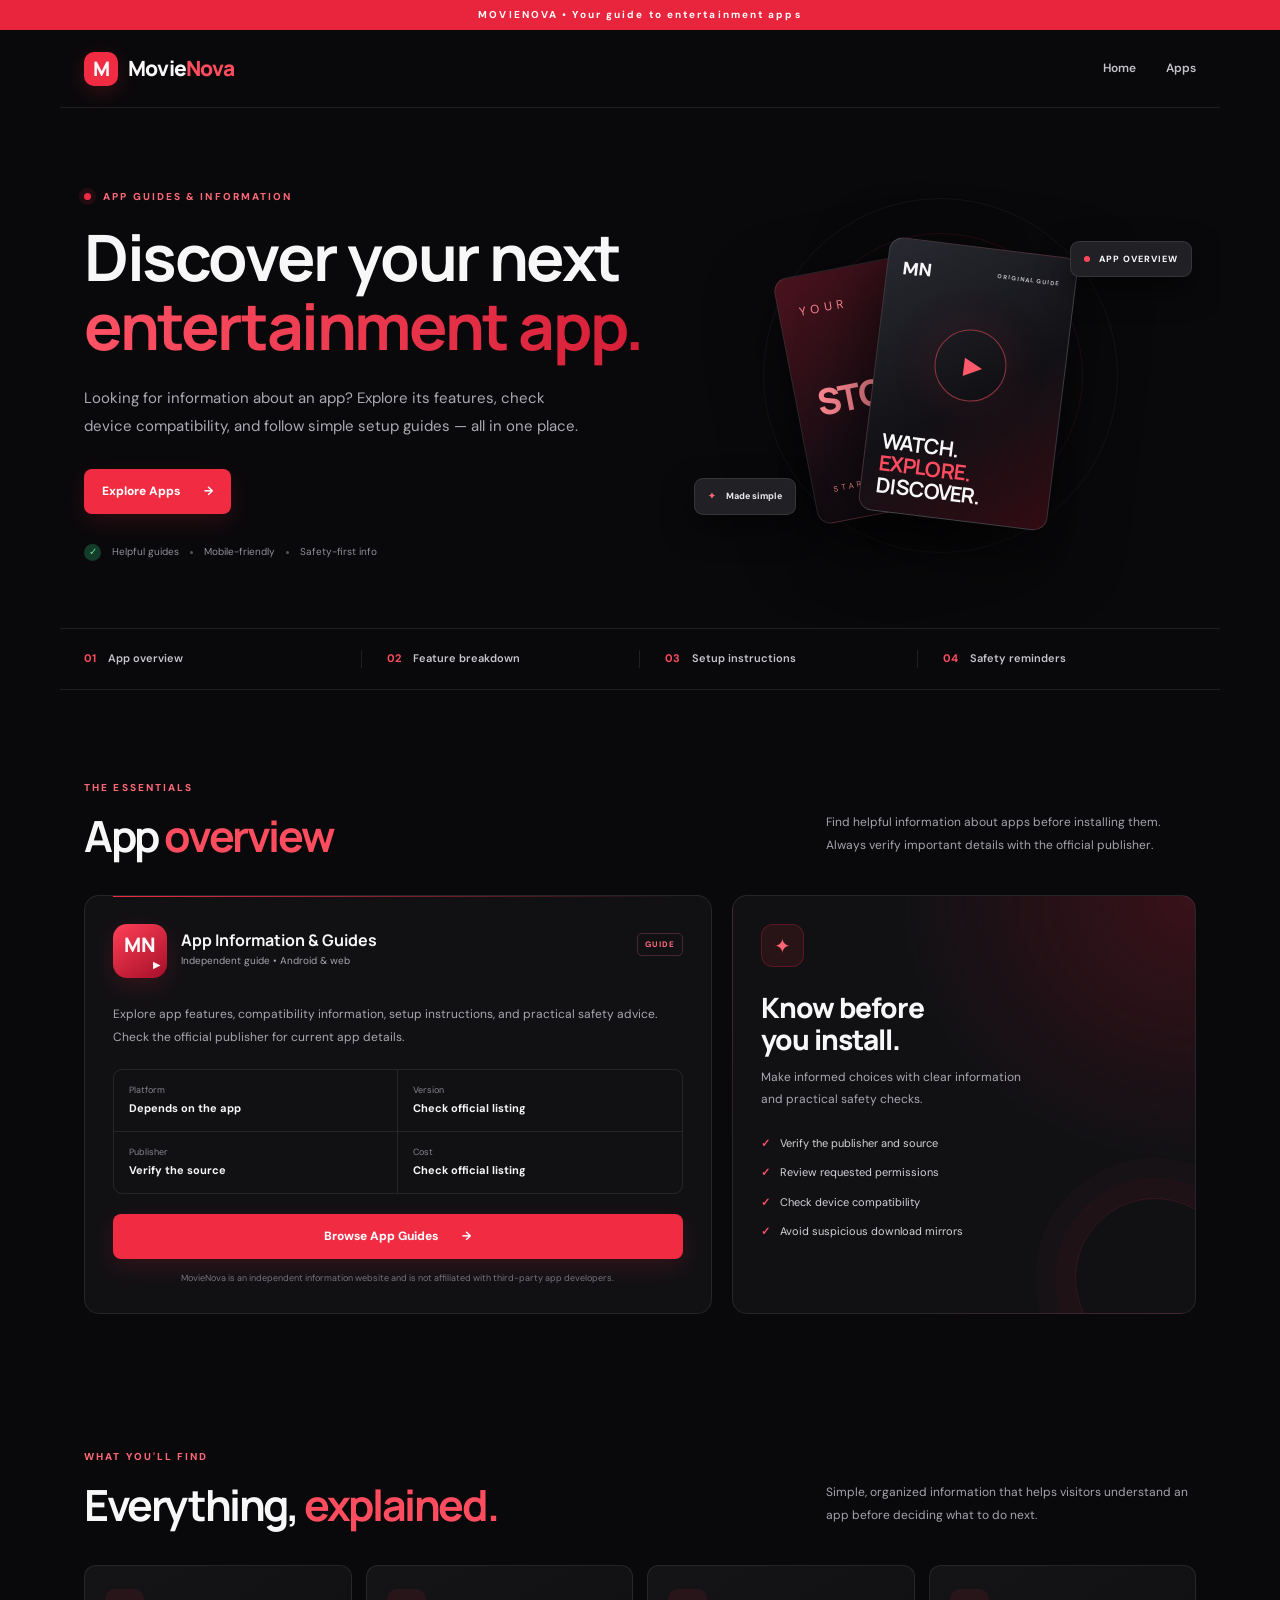
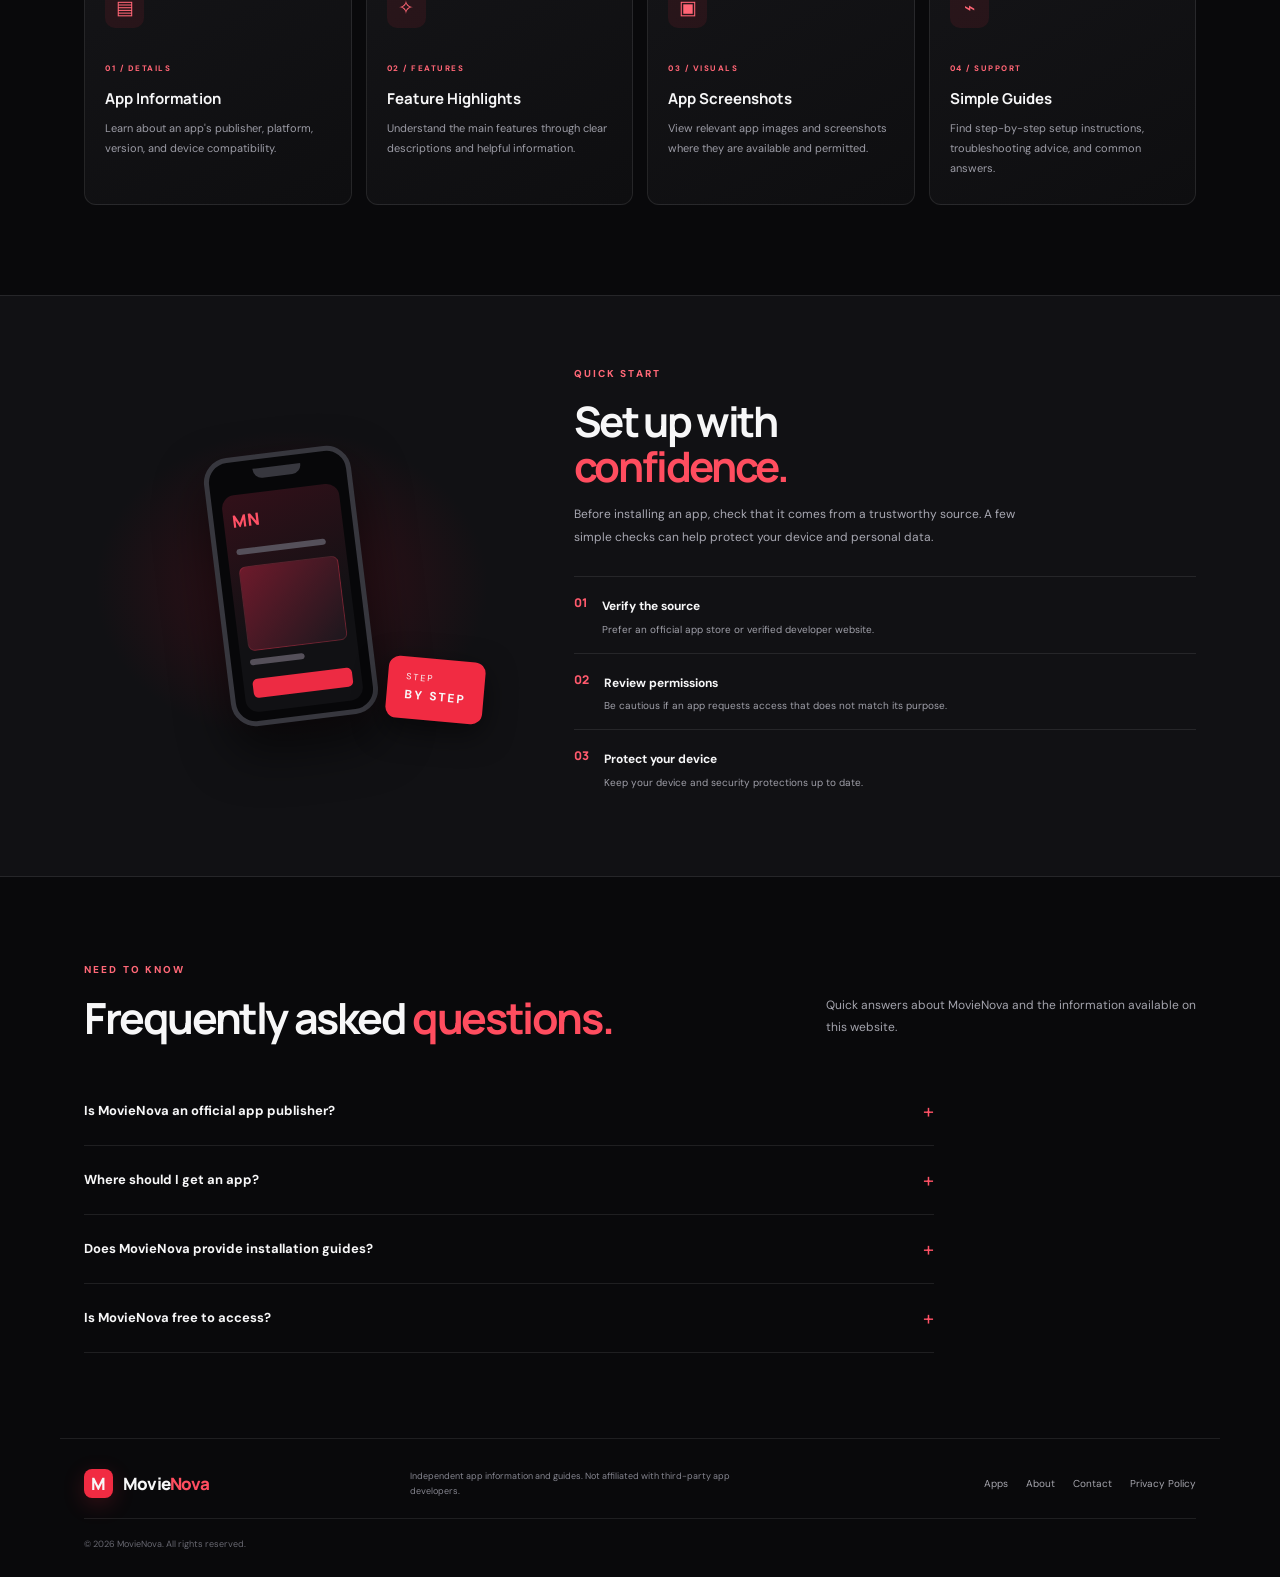
<file: index.html>
<!DOCTYPE html>
<html lang="en">

<head>
  <meta charset="UTF-8">
  <meta name="viewport" content="width=device-width, initial-scale=1.0">

  <!-- Google Search Console Verification -->
  <meta name="google-site-verification"
        content="N7huCjm4_toCMBp7Ov4PjywfoUUpwm39jjKfII1Mrvs">

  <!-- SEO -->
  <meta name="description"
        content="Explore MovieNova app guides, features, compatibility information, and safe installation advice. Find helpful setup guides and official sources.">

  <meta name="robots" content="index, follow">

  <title>MovieNova | App Guides, Features &amp; Setup Help</title>

  <link rel="canonical"
        href="https://a02768378-eng.github.io/">

  <meta name="theme-color" content="#0b0b0d">

  <!-- Existing stylesheet -->
  <link rel="stylesheet" href="style.css">
</head>

<body>

  <!-- Announcement -->
  <div class="announcement">
    MOVIENOVA • Your guide to entertainment apps
  </div>

  <!-- Header -->
  <header class="site-header">

    <a class="brand" href="index.html" aria-label="MovieNova home">
      <span class="brand-mark">M</span>
      <span>Movie<span class="red">Nova</span></span>
    </a>

    <button class="menu-toggle"
            aria-label="Toggle navigation"
            aria-expanded="false">
      ☰
    </button>

    <nav class="nav" id="nav" aria-label="Main navigation">
  <a href="index.html">Home</a>
  <a href="apps.html">Apps</a>
</nav>

  </header>

  <main>

    <!-- Hero Section -->
    <section class="hero">

      <div class="hero-copy">

        <div class="eyebrow">
          <span class="pulse"></span>
          APP GUIDES &amp; INFORMATION
        </div>

        <h1>
          Discover your next<br>
          <span class="gradient-text">entertainment app.</span>
        </h1>

        <p class="hero-lede">
          Looking for information about an app?
          Explore its features, check device compatibility,
          and follow simple setup guides — all in one place.
        </p>

        <!-- Only one hero button -->
        <div class="hero-actions">
          <a class="button button-red" href="apps.html">
            Explore Apps <span>→</span>
          </a>
        </div>

        <div class="hero-proof">
          <span class="proof-icon">✓</span>
          <span>Helpful guides</span>
          <i></i>
          <span>Mobile-friendly</span>
          <i></i>
          <span>Safety-first info</span>
        </div>

      </div>

      <!-- Decorative Illustration -->
      <div class="hero-art"
           aria-label="Decorative entertainment app illustration">

        <div class="orbit orbit-one"></div>
        <div class="orbit orbit-two"></div>

        <div class="poster poster-back">
          <span>YOUR</span>
          <b>STORY</b>
          <small>STARTS HERE</small>
        </div>

        <div class="poster poster-front">

          <div class="poster-top">
            MN <span>ORIGINAL GUIDE</span>
          </div>

          <div class="poster-symbol">▶</div>

          <div class="poster-bottom">
            <b>WATCH.</b>
            <b>EXPLORE.</b>
            <b>DISCOVER.</b>
          </div>

        </div>

        <div class="floating-tag tag-top">
          <span class="tag-dot"></span>
          APP OVERVIEW
        </div>

        <div class="floating-tag tag-bottom">
          ✦ <span>Made simple</span>
        </div>

      </div>

    </section>

    <!-- Trust Strip -->
    <section class="trust-strip">

      <div>
        <b>01</b>
        <span>App overview</span>
      </div>

      <div>
        <b>02</b>
        <span>Feature breakdown</span>
      </div>

      <div>
        <b>03</b>
        <span>Setup instructions</span>
      </div>

      <div>
        <b>04</b>
        <span>Safety reminders</span>
      </div>

    </section>

    <!-- App Overview -->
    <section class="section overview" id="overview">

      <div class="section-heading">

        <div>
          <div class="eyebrow">THE ESSENTIALS</div>

          <h2>
            App <span class="red">overview</span>
          </h2>
        </div>

        <p>
          Find helpful information about apps before installing them.
          Always verify important details with the official publisher.
        </p>

      </div>

      <div class="overview-grid">

        <!-- Overview Card -->
        <div class="app-card">

          <div class="app-icon">
            MN<span>▶</span>
          </div>

          <div class="app-title">
            <h3>App Information &amp; Guides</h3>
            <p>Independent guide • Android &amp; web</p>
          </div>

          <span class="status-pill">GUIDE</span>

          <p class="app-description">
            Explore app features, compatibility information,
            setup instructions, and practical safety advice.
            Check the official publisher for current app details.
          </p>

          <div class="spec-grid">

            <div>
              <span>Platform</span>
              <b>Depends on the app</b>
            </div>

            <div>
              <span>Version</span>
              <b>Check official listing</b>
            </div>

            <div>
              <span>Publisher</span>
              <b>Verify the source</b>
            </div>

            <div>
              <span>Cost</span>
              <b>Check official listing</b>
            </div>

          </div>

          <a class="button button-red button-wide"
             href="apps.html">
            Browse App Guides <span>→</span>
          </a>

          <p class="fine-print">
            MovieNova is an independent information website and
            is not affiliated with third-party app developers.
          </p>

        </div>

        <!-- Safety Card -->
        <div class="why-card">

          <div class="why-number">✦</div>

          <h3>
            Know before<br>
            you install.
          </h3>

          <p>
            Make informed choices with clear information
            and practical safety checks.
          </p>

          <ul>
            <li>
              <span>✓</span>
              Verify the publisher and source
            </li>

            <li>
              <span>✓</span>
              Review requested permissions
            </li>

            <li>
              <span>✓</span>
              Check device compatibility
            </li>

            <li>
              <span>✓</span>
              Avoid suspicious download mirrors
            </li>
          </ul>

          <div class="decorative-line"></div>

        </div>

      </div>

    </section>

    <!-- Features -->
    <section class="section features-section" id="features">

      <div class="section-heading">

        <div>
          <div class="eyebrow">WHAT YOU'LL FIND</div>

          <h2>
            Everything, <span class="red">explained.</span>
          </h2>
        </div>

        <p>
          Simple, organized information that helps visitors
          understand an app before deciding what to do next.
        </p>

      </div>

      <div class="feature-grid">

        <article class="feature-card">

          <div class="feature-icon">▤</div>

          <span class="feature-index">01 / DETAILS</span>

          <h3>App Information</h3>

          <p>
            Learn about an app's publisher, platform,
            version, and device compatibility.
          </p>

        </article>

        <article class="feature-card">

          <div class="feature-icon">✧</div>

          <span class="feature-index">02 / FEATURES</span>

          <h3>Feature Highlights</h3>

          <p>
            Understand the main features through
            clear descriptions and helpful information.
          </p>

        </article>

        <article class="feature-card">

          <div class="feature-icon">▣</div>

          <span class="feature-index">03 / VISUALS</span>

          <h3>App Screenshots</h3>

          <p>
            View relevant app images and screenshots
            where they are available and permitted.
          </p>

        </article>

        <article class="feature-card">

          <div class="feature-icon">⌁</div>

          <span class="feature-index">04 / SUPPORT</span>

          <h3>Simple Guides</h3>

          <p>
            Find step-by-step setup instructions,
            troubleshooting advice, and common answers.
          </p>

        </article>

      </div>

    </section>

    <!-- Setup Guide -->
    <section class="guide-band" id="guide">

      <div class="guide-graphic">

        <div class="phone">

          <div class="phone-notch"></div>

          <div class="phone-screen">

            <div class="screen-logo">MN</div>
            <div class="screen-line"></div>
            <div class="screen-tile"></div>
            <div class="screen-line short"></div>
            <div class="screen-button"></div>

          </div>

        </div>

        <div class="guide-badge">
          STEP<br>
          <b>BY STEP</b>
        </div>

      </div>

      <div class="guide-copy">

        <div class="eyebrow">QUICK START</div>

        <h2>
          Set up with<br>
          <span class="red">confidence.</span>
        </h2>

        <p>
          Before installing an app, check that it comes
          from a trustworthy source. A few simple checks
          can help protect your device and personal data.
        </p>

        <ol class="steps">

          <li>
            <span>01</span>

            <div>
              <b>Verify the source</b>
              <p>
                Prefer an official app store or verified
                developer website.
              </p>
            </div>
          </li>

          <li>
            <span>02</span>

            <div>
              <b>Review permissions</b>
              <p>
                Be cautious if an app requests access
                that does not match its purpose.
              </p>
            </div>
          </li>

          <li>
            <span>03</span>

            <div>
              <b>Protect your device</b>
              <p>
                Keep your device and security protections
                up to date.
              </p>
            </div>
          </li>

        </ol>

      </div>

    </section>

    <!-- FAQ -->
    <section class="section faq-section" id="faq">

      <div class="section-heading">

        <div>
          <div class="eyebrow">NEED TO KNOW</div>

          <h2>
            Frequently asked <span class="red">questions.</span>
          </h2>
        </div>

        <p>
          Quick answers about MovieNova and the information
          available on this website.
        </p>

      </div>

      <div class="faq-list">

        <details>
          <summary>
            Is MovieNova an official app publisher?
            <span>+</span>
          </summary>

          <p>
            No. MovieNova is an independent information website.
            It is not affiliated with third-party app publishers
            unless a formal relationship is explicitly established.
          </p>
        </details>

        <details>
          <summary>
            Where should I get an app?
            <span>+</span>
          </summary>

          <p>
            Prefer an official app store or the developer's
            verified website. Check the publisher and avoid
            unfamiliar download sources.
          </p>
        </details>

        <details>
          <summary>
            Does MovieNova provide installation guides?
            <span>+</span>
          </summary>

          <p>
            MovieNova provides app information and setup guidance.
            Available guides depend on the apps covered on the website.
          </p>
        </details>

        <details>
          <summary>
            Is MovieNova free to access?
            <span>+</span>
          </summary>

          <p>
            You can browse the information published on this website.
            Individual third-party apps may have their own prices,
            subscriptions, or usage conditions.
          </p>
        </details>

      </div>

    </section>

  </main>

  <!-- Single Footer -->
  <footer>

    <a class="brand footer-brand"
       href="index.html"
       aria-label="MovieNova home">

      <span class="brand-mark">M</span>

      <span>Movie<span class="red">Nova</span></span>

    </a>

    <p>
      Independent app information and guides.
      Not affiliated with third-party app developers.
    </p>

    <div class="footer-links">

      <a href="apps.html">Apps</a>
      <a href="about.html">About</a>
      <a href="contact.html">Contact</a>
      <a href="privacy-policy.html">Privacy Policy</a>

    </div>

    <small>
      © <span id="year"></span> MovieNova. All rights reserved.
    </small>

  </footer>

  <!-- Existing JavaScript -->
  <script src="script.js"></script>

</body>
</html>
</file>
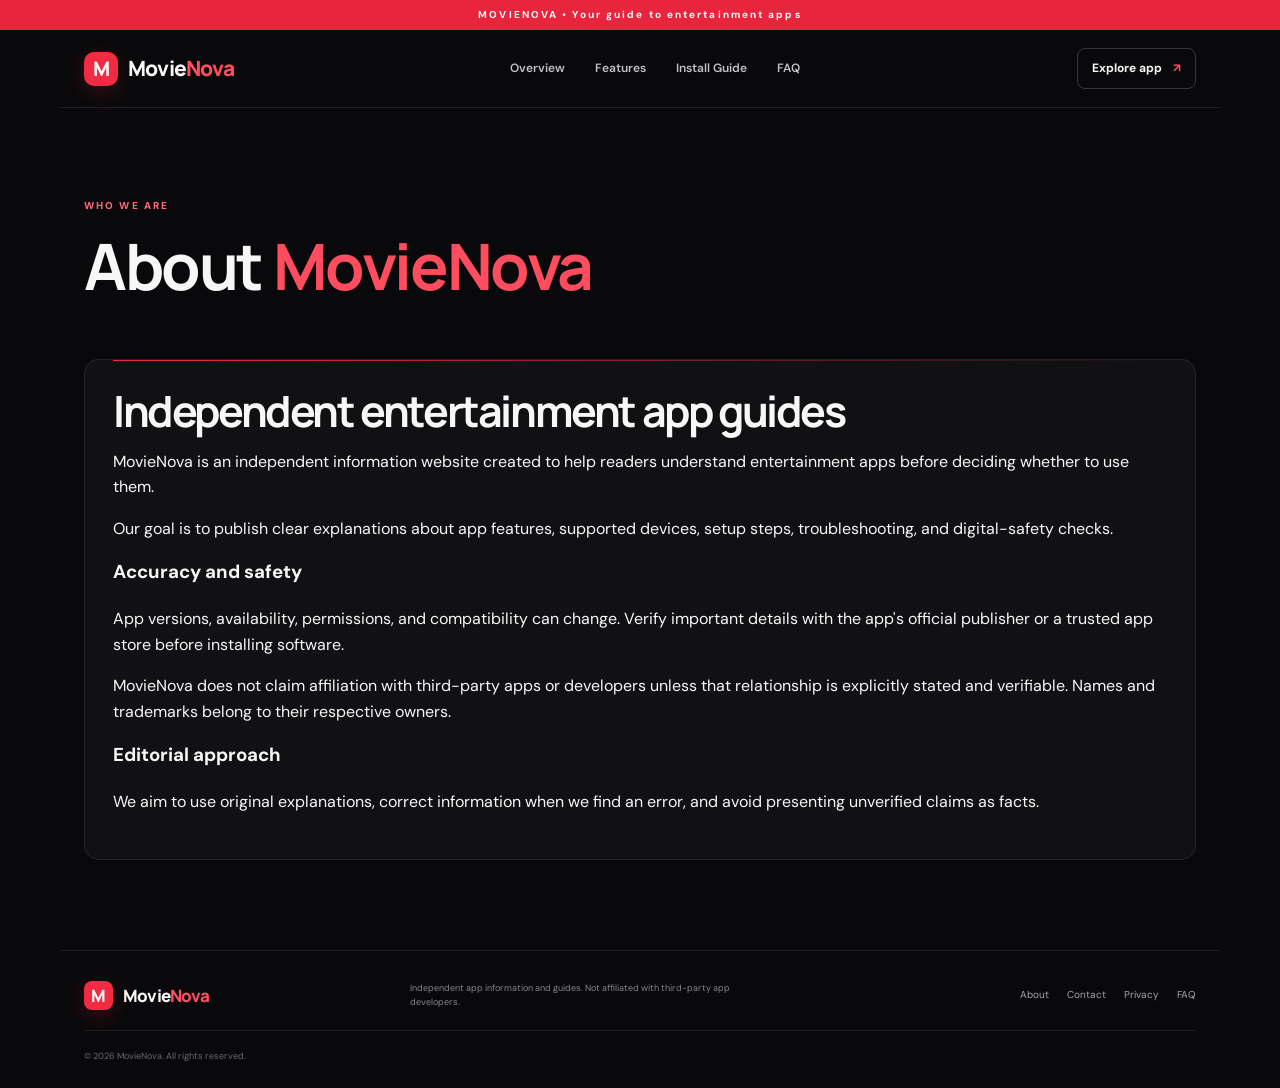
<file: about.html>
<!DOCTYPE html>
<html lang="en">
<head>
  <meta name="robots" content="noindex, follow">
  <meta charset="UTF-8">
  <meta name="viewport" content="width=device-width, initial-scale=1.0">
  <meta name="google-site-verification" content="N7huCjm4_toCMBp7Ov4PjywfoUUpwm39jjKfII1Mrvs">
  <meta name="robots" content="index, follow">
  <meta name="theme-color" content="#0b0b0d">
  <link rel="stylesheet" href="style.css">
  <meta name="description" content="Learn about MovieNova, an independent website sharing entertainment app information, setup guides, compatibility notes, and safety tips.">
  <title>About MovieNova | Independent App Guides</title>
  <link rel="canonical" href="https://a02768378-eng.github.io/about.html">
</head>
<body>
  <div class="announcement">MOVIENOVA • Your guide to entertainment apps</div>
  <header class="site-header">
    <a class="brand" href="index.html" aria-label="MovieNova home"><span class="brand-mark">M</span><span>Movie<span class="red">Nova</span></span></a>
    <button class="menu-toggle" aria-label="Toggle navigation" aria-expanded="false">☰</button>
    <nav class="nav" id="nav">
      <a href="index.html#overview">Overview</a><a href="index.html#features">Features</a><a href="index.html#guide">Install Guide</a><a href="index.html#faq">FAQ</a>
    </nav>
    <a class="header-cta" href="index.html#overview">Explore app <span>↗</span></a>
  </header>
  <main>
    <section class="section overview">
      <div class="section-heading"><div><div class="eyebrow">WHO WE ARE</div><h1>About <span class="red">MovieNova</span></h1></div></div>
      <div class="app-card">
        <h2>Independent entertainment app guides</h2>
<p>MovieNova is an independent information website created to help readers understand entertainment apps before deciding whether to use them.</p>
<p>Our goal is to publish clear explanations about app features, supported devices, setup steps, troubleshooting, and digital-safety checks.</p>
<h3>Accuracy and safety</h3>
<p>App versions, availability, permissions, and compatibility can change. Verify important details with the app's official publisher or a trusted app store before installing software.</p>
<p>MovieNova does not claim affiliation with third-party apps or developers unless that relationship is explicitly stated and verifiable. Names and trademarks belong to their respective owners.</p>
<h3>Editorial approach</h3>
<p>We aim to use original explanations, correct information when we find an error, and avoid presenting unverified claims as facts.</p>
      </div>
    </section>
  </main>
  <footer>
    <a class="brand footer-brand" href="index.html"><span class="brand-mark">M</span><span>Movie<span class="red">Nova</span></span></a>
    <p>Independent app information and guides. Not affiliated with third-party app developers.</p>
    <div class="footer-links"><a href="about.html">About</a><a href="contact.html">Contact</a><a href="privacy-policy.html">Privacy</a><a href="index.html#faq">FAQ</a></div>
    <small>© <span id="year"></span> MovieNova. All rights reserved.</small>
  </footer>
  <script src="script.js"></script>
</body>
</html>
</file>
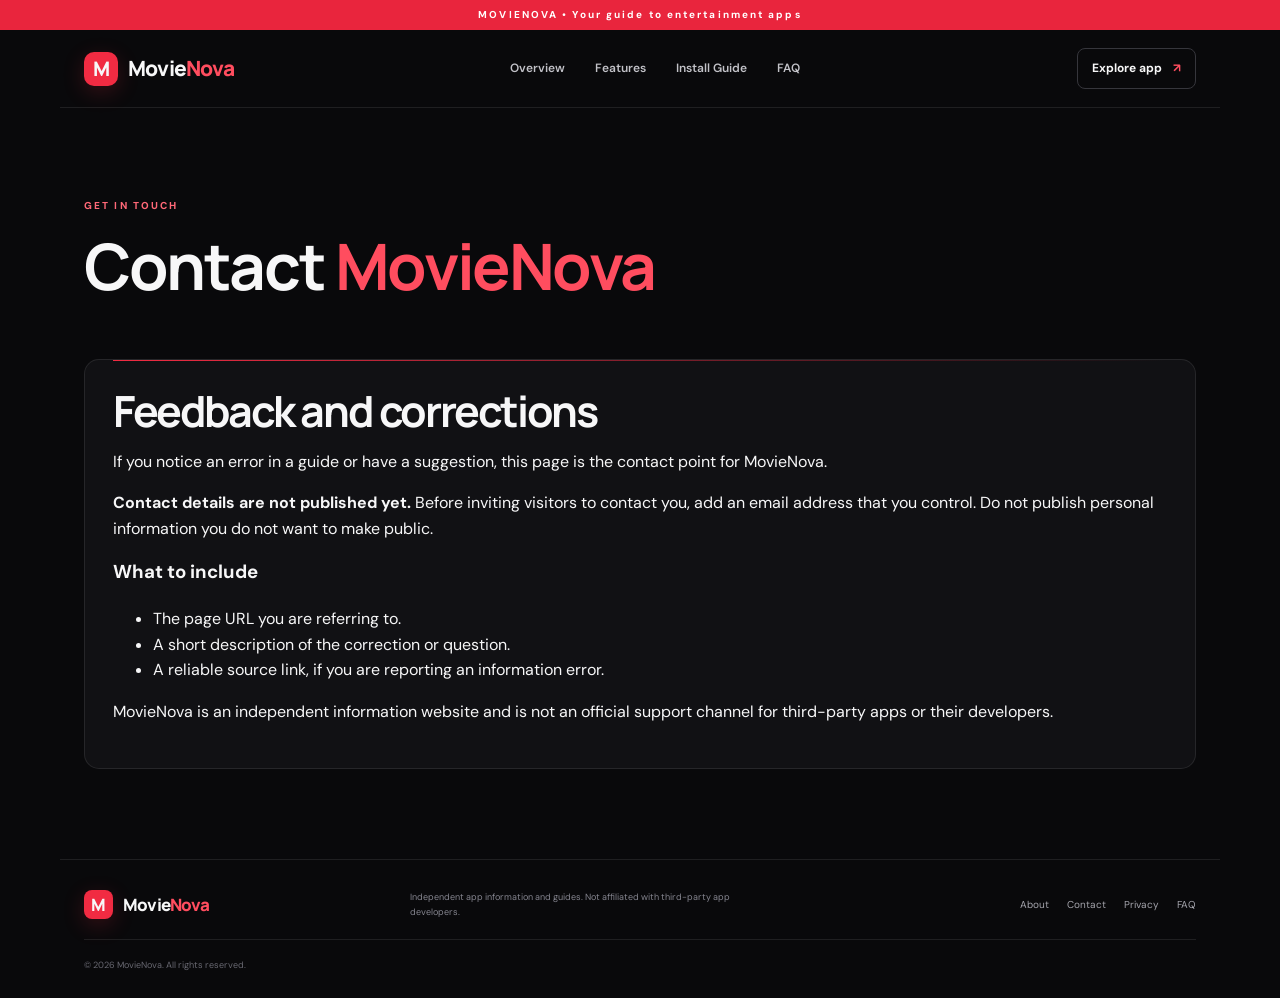
<file: contact.html>
<!DOCTYPE html>
<html lang="en">
<head>
  <meta name="robots" content="noindex, follow">
  <meta charset="UTF-8">
  <meta name="viewport" content="width=device-width, initial-scale=1.0">
  <meta name="google-site-verification" content="N7huCjm4_toCMBp7Ov4PjywfoUUpwm39jjKfII1Mrvs">
  <meta name="robots" content="index, follow">
  <meta name="theme-color" content="#0b0b0d">
  <link rel="stylesheet" href="style.css">
  <meta name="description" content="Contact MovieNova about corrections, feedback, or questions regarding our independent entertainment app guides.">
  <title>Contact MovieNova | Feedback and Corrections</title>
  <link rel="canonical" href="https://a02768378-eng.github.io/contact.html">
</head>
<body>
  <div class="announcement">MOVIENOVA • Your guide to entertainment apps</div>
  <header class="site-header">
    <a class="brand" href="index.html" aria-label="MovieNova home"><span class="brand-mark">M</span><span>Movie<span class="red">Nova</span></span></a>
    <button class="menu-toggle" aria-label="Toggle navigation" aria-expanded="false">☰</button>
    <nav class="nav" id="nav">
      <a href="index.html#overview">Overview</a><a href="index.html#features">Features</a><a href="index.html#guide">Install Guide</a><a href="index.html#faq">FAQ</a>
    </nav>
    <a class="header-cta" href="index.html#overview">Explore app <span>↗</span></a>
  </header>
  <main>
    <section class="section overview">
      <div class="section-heading"><div><div class="eyebrow">GET IN TOUCH</div><h1>Contact <span class="red">MovieNova</span></h1></div></div>
      <div class="app-card">
        <h2>Feedback and corrections</h2>
<p>If you notice an error in a guide or have a suggestion, this page is the contact point for MovieNova.</p>
<p><strong>Contact details are not published yet.</strong> Before inviting visitors to contact you, add an email address that you control. Do not publish personal information you do not want to make public.</p>
<h3>What to include</h3>
<ul><li>The page URL you are referring to.</li><li>A short description of the correction or question.</li><li>A reliable source link, if you are reporting an information error.</li></ul>
<p>MovieNova is an independent information website and is not an official support channel for third-party apps or their developers.</p>
      </div>
    </section>
  </main>
  <footer>
    <a class="brand footer-brand" href="index.html"><span class="brand-mark">M</span><span>Movie<span class="red">Nova</span></span></a>
    <p>Independent app information and guides. Not affiliated with third-party app developers.</p>
    <div class="footer-links"><a href="about.html">About</a><a href="contact.html">Contact</a><a href="privacy-policy.html">Privacy</a><a href="index.html#faq">FAQ</a></div>
    <small>© <span id="year"></span> MovieNova. All rights reserved.</small>
  </footer>
  <script src="script.js"></script>
</body>
</html>
</file>
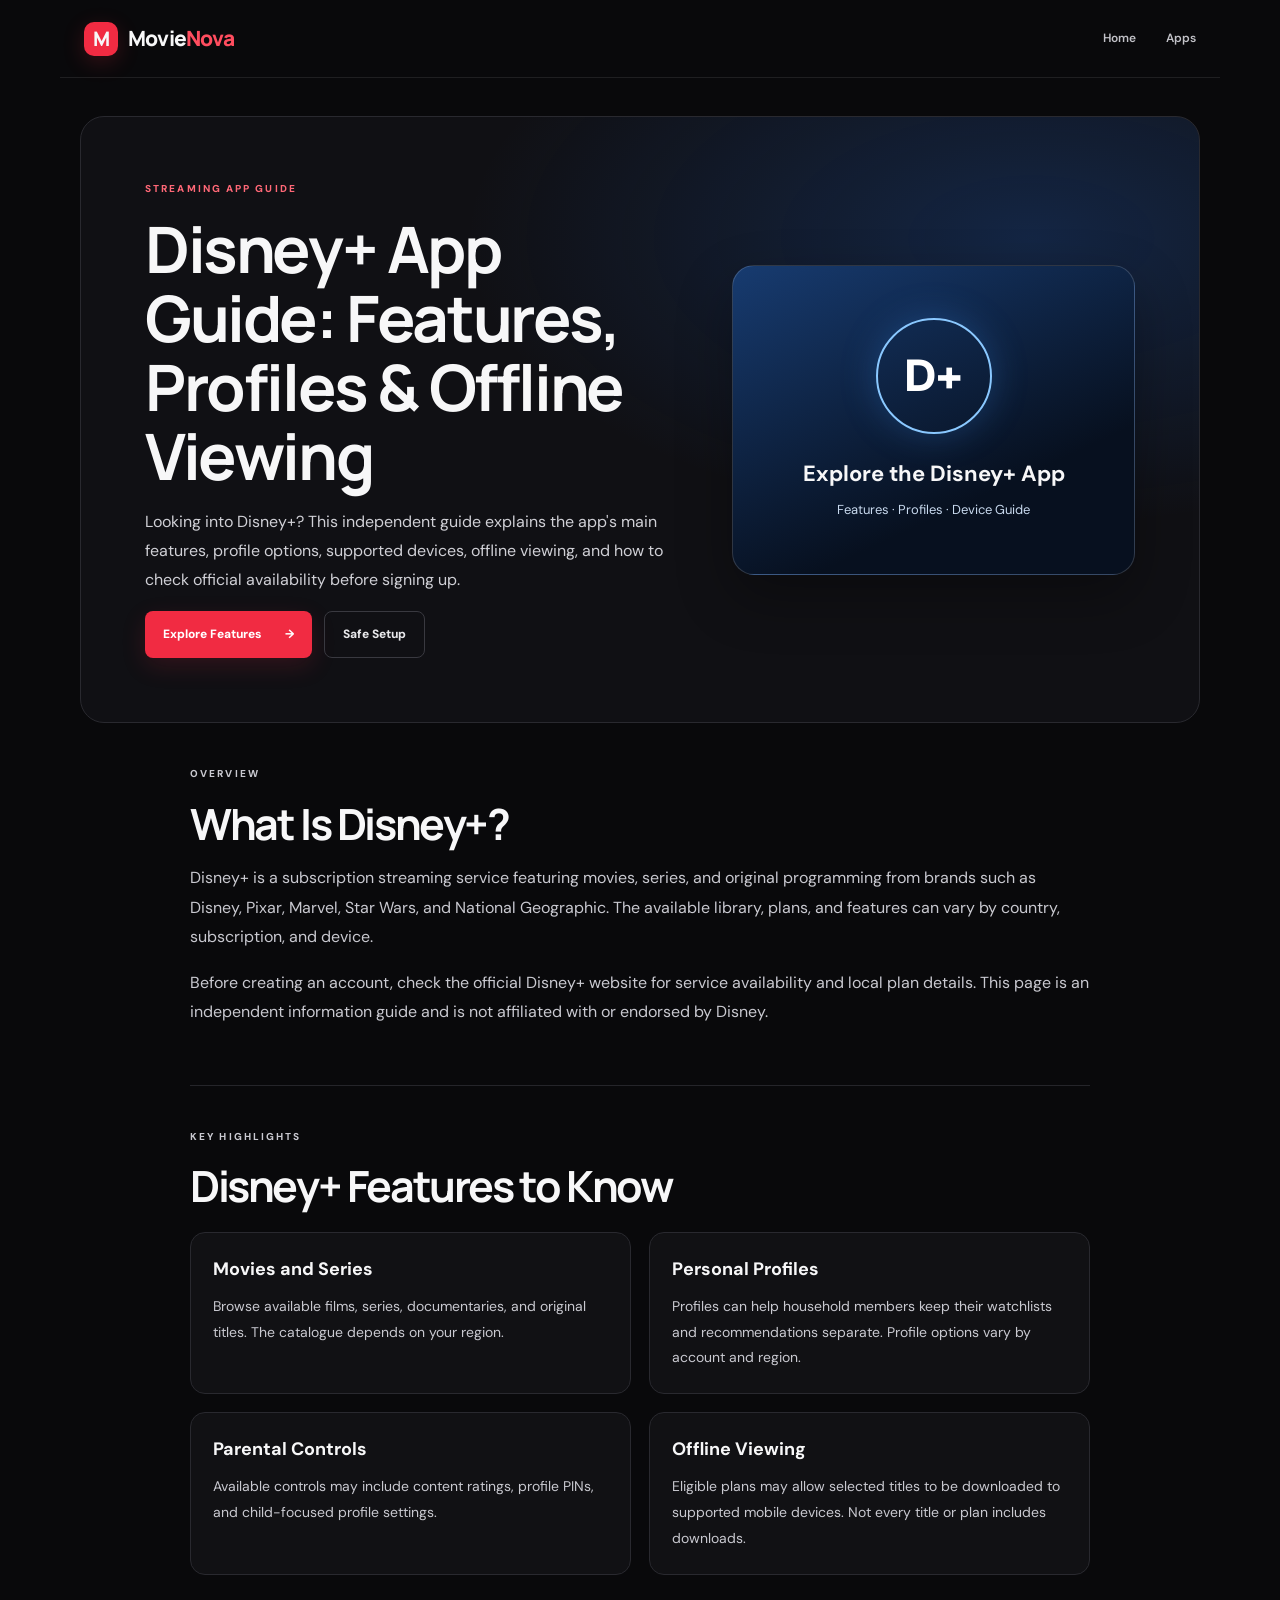
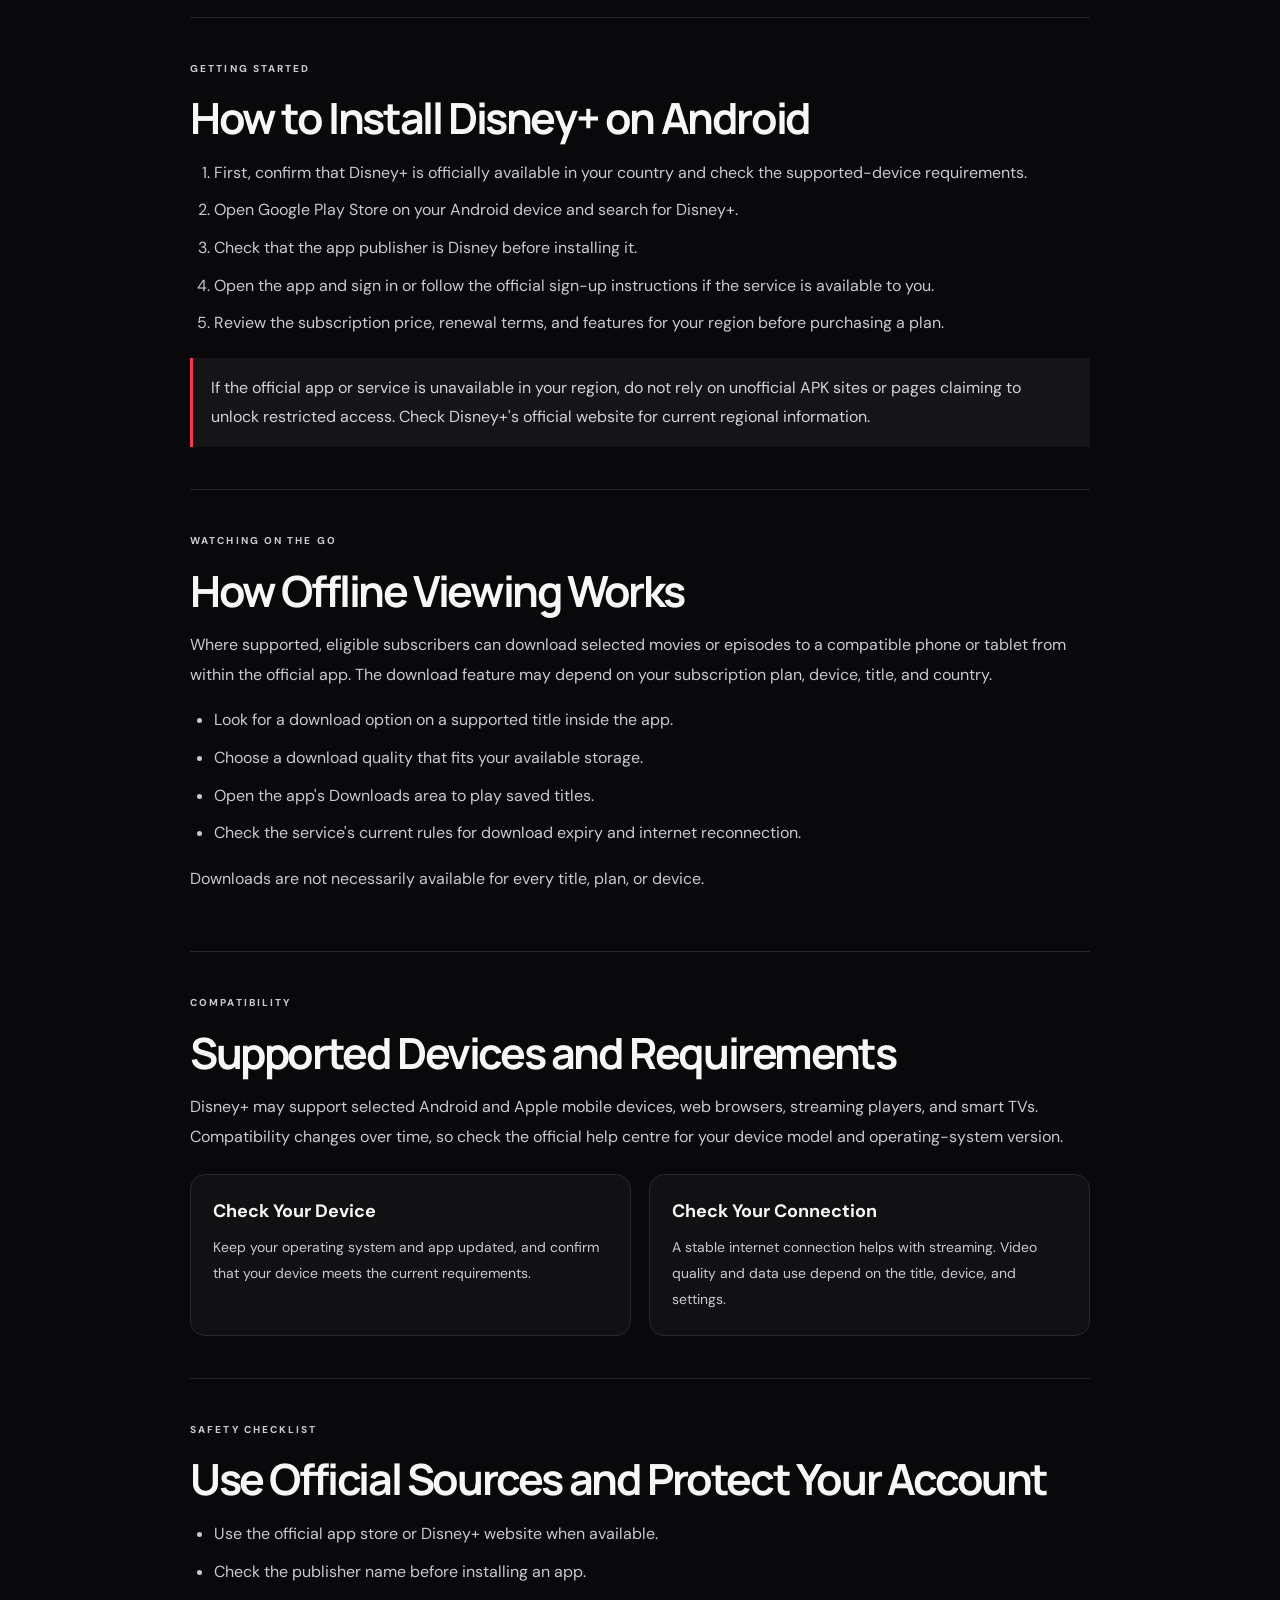
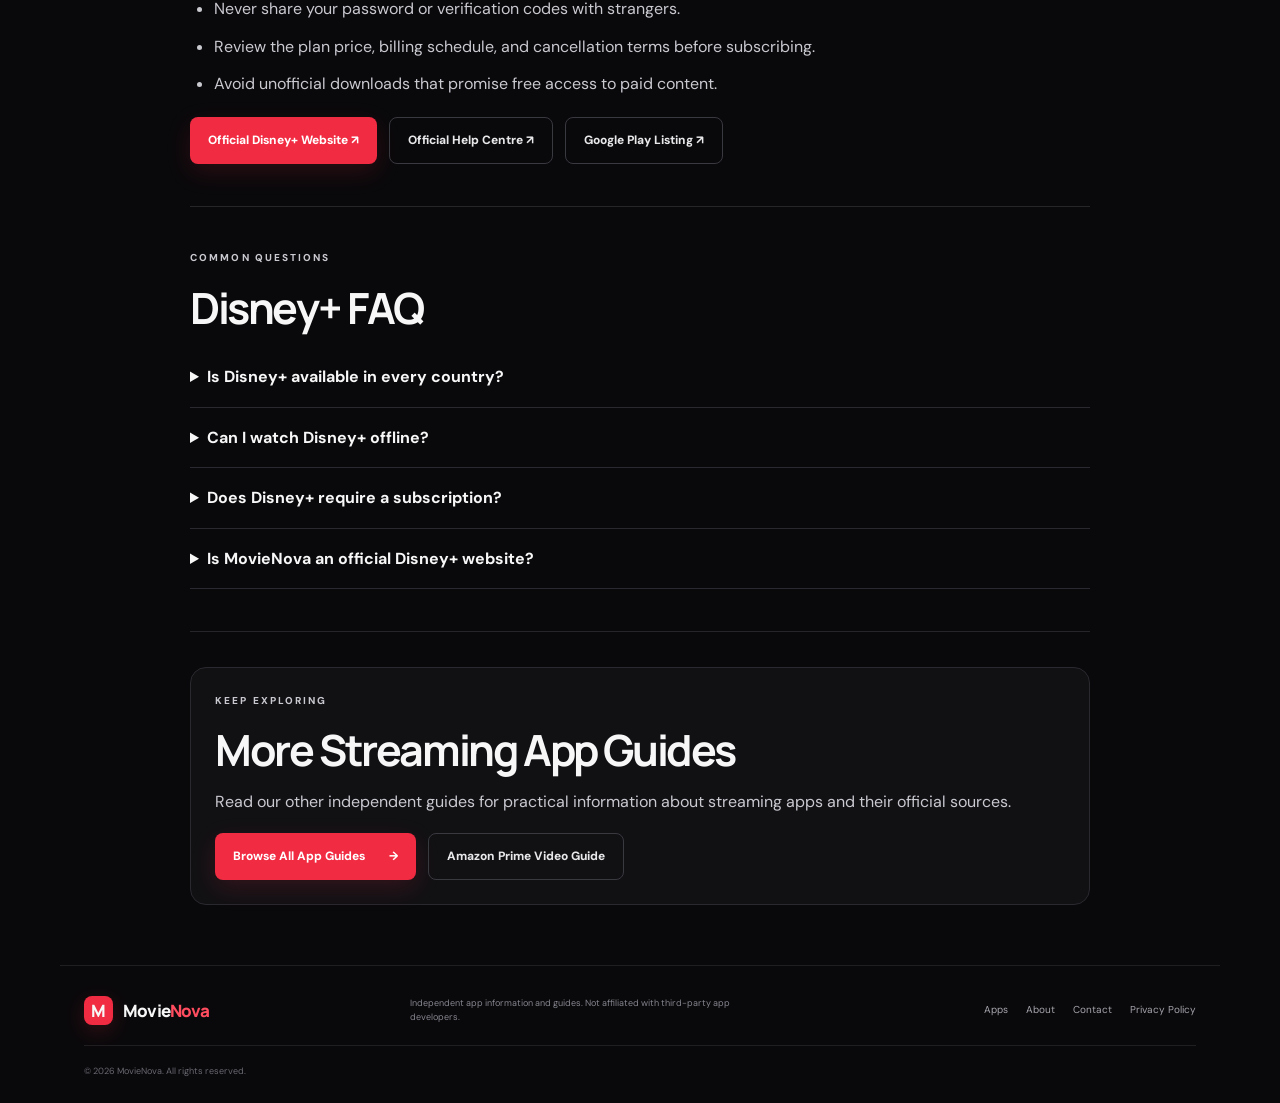
<file: disney-plus.html>
<!DOCTYPE html>
<html lang="en">
<head>
  <meta charset="UTF-8">
  <meta name="viewport" content="width=device-width, initial-scale=1.0">
  <meta name="robots" content="index, follow">

  <title>Disney+ App Guide: Features, Profiles &amp; Offline Viewing | MovieNova</title>

  <meta name="description" content="Explore the Disney+ app, profile settings, supported devices, offline viewing, safety tips, and official sources in this independent MovieNova guide.">

  <link rel="canonical" href="https://a02768378-eng.github.io/disney-plus.html">
  <meta name="theme-color" content="#0b0b0d">
  <link rel="stylesheet" href="style.css">

  <style>
    .disney-hero {
      width: min(1120px, calc(100% - 40px));
      margin: 38px auto 0;
      padding: clamp(28px, 5vw, 64px);
      display: grid;
      grid-template-columns: 1.15fr .85fr;
      gap: 42px;
      align-items: center;
      border: 1px solid #29292f;
      border-radius: 24px;
      background: radial-gradient(ellipse at 85% 20%, rgba(28,92,190,.28), transparent 42%), #101014;
      overflow: hidden;
    }

    .disney-hero h1 {
      max-width: 680px;
      margin: 12px 0 18px;
      line-height: 1.08;
    }

    .disney-hero-copy {
      color: #d0d0d6;
      line-height: 1.8;
      max-width: 620px;
    }

    .disney-art {
      min-height: 310px;
      padding: 28px;
      border-radius: 22px;
      display: flex;
      flex-direction: column;
      justify-content: center;
      align-items: center;
      text-align: center;
      background: linear-gradient(155deg, #173b70, #07101f 70%);
      border: 1px solid rgba(255,255,255,.16);
      box-shadow: 0 22px 55px rgba(0,0,0,.3);
    }

    .disney-orbit {
      width: 116px;
      height: 116px;
      display: grid;
      place-items: center;
      border-radius: 50%;
      border: 2px solid #8ac8ff;
      color: #fff;
      font-size: 45px;
      font-weight: 900;
      box-shadow: 0 0 36px rgba(64,153,255,.25);
      margin-bottom: 22px;
    }

    .disney-art strong {
      font-size: 22px;
    }

    .disney-art span {
      margin-top: 9px;
      color: #c8d9ee;
      font-size: 13px;
    }

    .article-layout {
      width: min(100% - 40px, 900px);
      margin: 0 auto;
    }

    .article-section {
      padding: 42px 0;
      border-bottom: 1px solid #25252a;
    }

    .article-section h2 {
      margin: 8px 0 16px;
    }

    .article-section p,
    .article-section li {
      color: #c9c9d0;
      line-height: 1.85;
    }

    .article-section ul,
    .article-section ol {
      padding-left: 24px;
    }

    .article-section li {
      margin: 8px 0;
    }

    .guide-grid {
      display: grid;
      grid-template-columns: repeat(2, minmax(0, 1fr));
      gap: 18px;
      margin-top: 22px;
    }

    .guide-card {
      padding: 22px;
      border: 1px solid #29292f;
      border-radius: 15px;
      background: #111114;
      transition: border-color .2s ease, transform .2s ease;
    }

    .guide-card:hover {
      border-color: #ff354b;
      transform: translateY(-3px);
    }

    .guide-card h3 {
      margin: 0 0 10px;
      font-size: 18px;
    }

    .guide-card p {
      margin: 0;
      font-size: 14px;
    }

    .info-note {
      margin-top: 20px;
      padding: 16px 18px;
      border-left: 3px solid #ff354b;
      background: #151518;
      color: #d2d2d8;
      line-height: 1.8;
    }

    .official-links {
      display: flex;
      flex-wrap: wrap;
      gap: 12px;
      margin-top: 18px;
    }

    .official-links a {
      overflow-wrap: anywhere;
    }

    .article-faq details {
      padding: 17px 0;
      border-bottom: 1px solid #29292f;
    }

    .article-faq summary {
      cursor: pointer;
      font-weight: 700;
      color: #f7f7f8;
      line-height: 1.6;
    }

    .article-faq details p {
      margin: 12px 0 0;
    }

    .related-guide {
      margin: 35px 0 60px;
      padding: 24px;
      border: 1px solid #29292f;
      border-radius: 16px;
      background: #111114;
    }

    .related-guide p {
      color: #c9c9d0;
      line-height: 1.8;
    }

    @media (max-width: 760px) {
      .disney-hero {
        grid-template-columns: 1fr;
        gap: 28px;
        margin-top: 20px;
      }

      .disney-art {
        min-height: 245px;
      }

      .guide-grid {
        grid-template-columns: 1fr;
      }

      .article-layout {
        width: calc(100% - 32px);
      }
    }
  </style>
</head>

<body>

  <!-- Header -->
  <header class="site-header">
    <a class="brand" href="index.html" aria-label="MovieNova home">
      <span class="brand-mark">M</span>
      <span>Movie<span class="red">Nova</span></span>
    </a>

    <button
      class="menu-toggle"
      aria-label="Toggle navigation"
      aria-expanded="false"
      aria-controls="nav">
      ☰
    </button>

    <nav class="nav" id="nav" aria-label="Main navigation">
      <a href="index.html">Home</a>
      <a href="apps.html">Apps</a>
    </nav>
  </header>

  <main>

    <!-- Hero -->
    <section class="disney-hero">
      <div>
        <p class="eyebrow">STREAMING APP GUIDE</p>

        <h1>Disney+ App Guide: Features, Profiles &amp; Offline Viewing</h1>

        <p class="disney-hero-copy">
          Looking into Disney+? This independent guide explains the app's main
          features, profile options, supported devices, offline viewing, and how
          to check official availability before signing up.
        </p>

        <div class="hero-actions">
          <a class="button button-red" href="#features">
            Explore Features <span>→</span>
          </a>

          <a class="button button-ghost" href="#safe-setup">
            Safe Setup
          </a>
        </div>
      </div>

      <div class="disney-art" aria-label="Decorative Disney Plus guide card">
        <div class="disney-orbit">D+</div>
        <strong>Explore the Disney+ App</strong>
        <span>Features · Profiles · Device Guide</span>
      </div>
    </section>

    <div class="article-layout">

      <!-- Overview -->
      <section class="article-section" id="overview">
        <p class="eyebrow">OVERVIEW</p>

        <h2>What Is Disney+?</h2>

        <p>
          Disney+ is a subscription streaming service featuring movies, series,
          and original programming from brands such as Disney, Pixar, Marvel,
          Star Wars, and National Geographic. The available library, plans, and
          features can vary by country, subscription, and device.
        </p>

        <p>
          Before creating an account, check the official Disney+ website for
          service availability and local plan details. This page is an
          independent information guide and is not affiliated with or endorsed
          by Disney.
        </p>
      </section>

      <!-- Features -->
      <section class="article-section" id="features">
        <p class="eyebrow">KEY HIGHLIGHTS</p>

        <h2>Disney+ Features to Know</h2>

        <div class="guide-grid">

          <article class="guide-card">
            <h3>Movies and Series</h3>
            <p>
              Browse available films, series, documentaries, and original
              titles. The catalogue depends on your region.
            </p>
          </article>

          <article class="guide-card">
            <h3>Personal Profiles</h3>
            <p>
              Profiles can help household members keep their watchlists and
              recommendations separate. Profile options vary by account and
              region.
            </p>
          </article>

          <article class="guide-card">
            <h3>Parental Controls</h3>
            <p>
              Available controls may include content ratings, profile PINs,
              and child-focused profile settings.
            </p>
          </article>

          <article class="guide-card">
            <h3>Offline Viewing</h3>
            <p>
              Eligible plans may allow selected titles to be downloaded to
              supported mobile devices. Not every title or plan includes
              downloads.
            </p>
          </article>

        </div>
      </section>

      <!-- Android Installation -->
      <section class="article-section" id="android-setup">
        <p class="eyebrow">GETTING STARTED</p>

        <h2>How to Install Disney+ on Android</h2>

        <ol>
          <li>
            First, confirm that Disney+ is officially available in your
            country and check the supported-device requirements.
          </li>
          <li>
            Open Google Play Store on your Android device and search for
            Disney+.
          </li>
          <li>
            Check that the app publisher is Disney before installing it.
          </li>
          <li>
            Open the app and sign in or follow the official sign-up
            instructions if the service is available to you.
          </li>
          <li>
            Review the subscription price, renewal terms, and features for
            your region before purchasing a plan.
          </li>
        </ol>

        <div class="info-note">
          If the official app or service is unavailable in your region, do not
          rely on unofficial APK sites or pages claiming to unlock restricted
          access. Check Disney+'s official website for current regional
          information.
        </div>
      </section>

      <!-- Offline Viewing -->
      <section class="article-section" id="offline-viewing">
        <p class="eyebrow">WATCHING ON THE GO</p>

        <h2>How Offline Viewing Works</h2>

        <p>
          Where supported, eligible subscribers can download selected movies
          or episodes to a compatible phone or tablet from within the official
          app. The download feature may depend on your subscription plan,
          device, title, and country.
        </p>

        <ul>
          <li>Look for a download option on a supported title inside the app.</li>
          <li>Choose a download quality that fits your available storage.</li>
          <li>Open the app's Downloads area to play saved titles.</li>
          <li>
            Check the service's current rules for download expiry and internet
            reconnection.
          </li>
        </ul>

        <p>
          Downloads are not necessarily available for every title, plan, or
          device.
        </p>
      </section>

      <!-- Compatibility -->
      <section class="article-section" id="devices">
        <p class="eyebrow">COMPATIBILITY</p>

        <h2>Supported Devices and Requirements</h2>

        <p>
          Disney+ may support selected Android and Apple mobile devices, web
          browsers, streaming players, and smart TVs. Compatibility changes
          over time, so check the official help centre for your device model
          and operating-system version.
        </p>

        <div class="guide-grid">

          <article class="guide-card">
            <h3>Check Your Device</h3>
            <p>
              Keep your operating system and app updated, and confirm that
              your device meets the current requirements.
            </p>
          </article>

          <article class="guide-card">
            <h3>Check Your Connection</h3>
            <p>
              A stable internet connection helps with streaming. Video quality
              and data use depend on the title, device, and settings.
            </p>
          </article>

        </div>
      </section>

      <!-- Safety -->
      <section class="article-section" id="safe-setup">
        <p class="eyebrow">SAFETY CHECKLIST</p>

        <h2>Use Official Sources and Protect Your Account</h2>

        <ul>
          <li>Use the official app store or Disney+ website when available.</li>
          <li>Check the publisher name before installing an app.</li>
          <li>Never share your password or verification codes with strangers.</li>
          <li>
            Review the plan price, billing schedule, and cancellation terms
            before subscribing.
          </li>
          <li>
            Avoid unofficial downloads that promise free access to paid
            content.
          </li>
        </ul>

        <div class="official-links">
          <a
            class="button button-red"
            href="https://www.disneyplus.com/"
            target="_blank"
            rel="noopener noreferrer">
            Official Disney+ Website ↗
          </a>

          <a
            class="button button-ghost"
            href="https://help.disneyplus.com/"
            target="_blank"
            rel="noopener noreferrer">
            Official Help Centre ↗
          </a>

          <a
            class="button button-ghost"
            href="https://play.google.com/store/apps/details?id=com.disney.disneyplus"
            target="_blank"
            rel="noopener noreferrer">
            Google Play Listing ↗
          </a>
        </div>
      </section>

      <!-- FAQ -->
      <section class="article-section article-faq" id="faq">
        <p class="eyebrow">COMMON QUESTIONS</p>

        <h2>Disney+ FAQ</h2>

        <details>
          <summary>Is Disney+ available in every country?</summary>
          <p>
            No. Availability, catalogue, plans, and features vary by region.
            Check the official website for current information about your
            location.
          </p>
        </details>

        <details>
          <summary>Can I watch Disney+ offline?</summary>
          <p>
            Offline downloads may be available for selected titles on
            supported mobile devices with eligible plans. Check your plan's
            current features.
          </p>
        </details>

        <details>
          <summary>Does Disney+ require a subscription?</summary>
          <p>
            Disney+ is a subscription service in markets where it operates.
            Prices and plan features vary by country and can change over time.
          </p>
        </details>

        <details>
          <summary>Is MovieNova an official Disney+ website?</summary>
          <p>
            No. MovieNova is an independent information website and is not
            affiliated with Disney or Disney+.
          </p>
        </details>
      </section>

      <!-- Related Guides -->
      <section class="related-guide">
        <p class="eyebrow">KEEP EXPLORING</p>

        <h2>More Streaming App Guides</h2>

        <p>
          Read our other independent guides for practical information about
          streaming apps and their official sources.
        </p>

        <div class="hero-actions">
          <a class="button button-red" href="apps.html">
            Browse All App Guides <span>→</span>
          </a>

          <a class="button button-ghost" href="prime-video.html">
            Amazon Prime Video Guide
          </a>
        </div>
      </section>

    </div>
  </main>

  <!-- Footer -->
  <footer>
    <a class="brand footer-brand" href="index.html" aria-label="MovieNova home">
      <span class="brand-mark">M</span>
      <span>Movie<span class="red">Nova</span></span>
    </a>

    <p>
      Independent app information and guides. Not affiliated with third-party
      app developers.
    </p>

    <div class="footer-links">
      <a href="apps.html">Apps</a>
      <a href="about.html">About</a>
      <a href="contact.html">Contact</a>
      <a href="privacy-policy.html">Privacy Policy</a>
    </div>

    <small>
      © <span id="year"></span> MovieNova. All rights reserved.
    </small>
  </footer>

  <script src="script.js"></script>

</body>
</html>
</file>
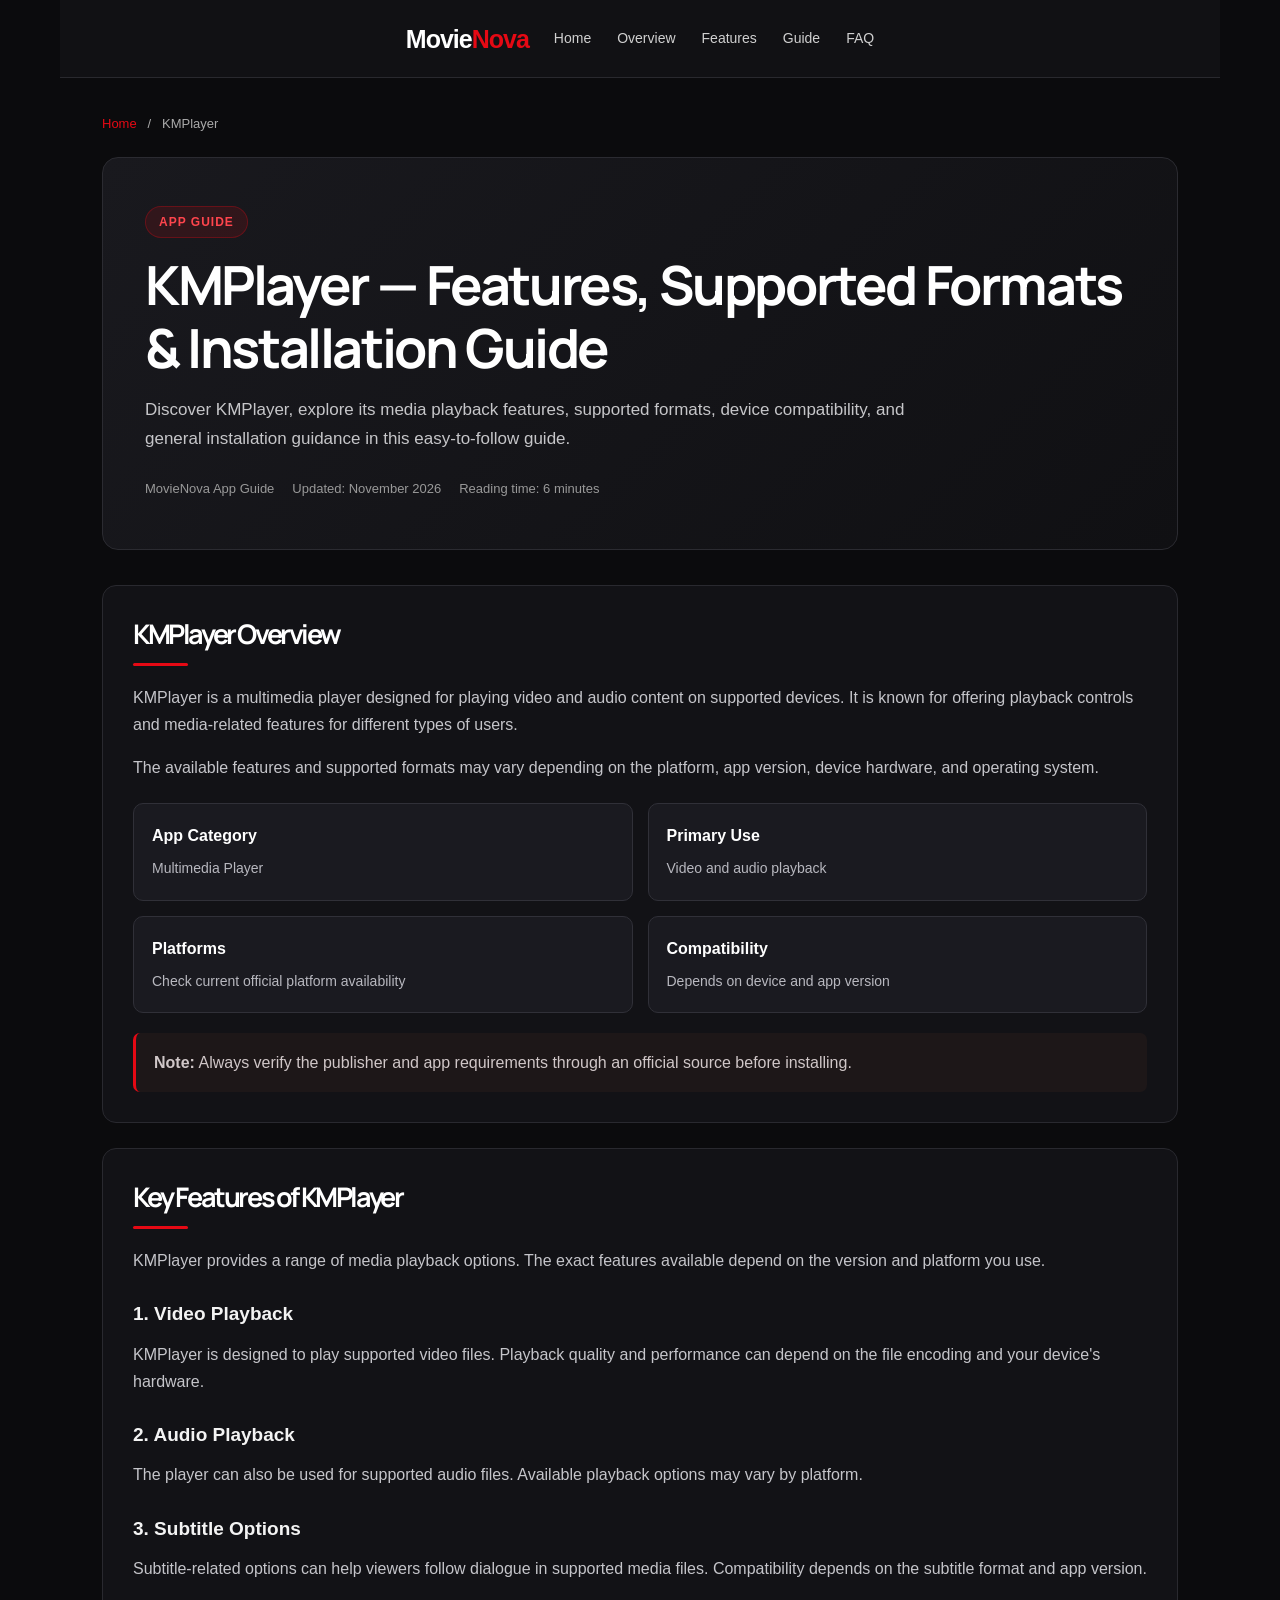
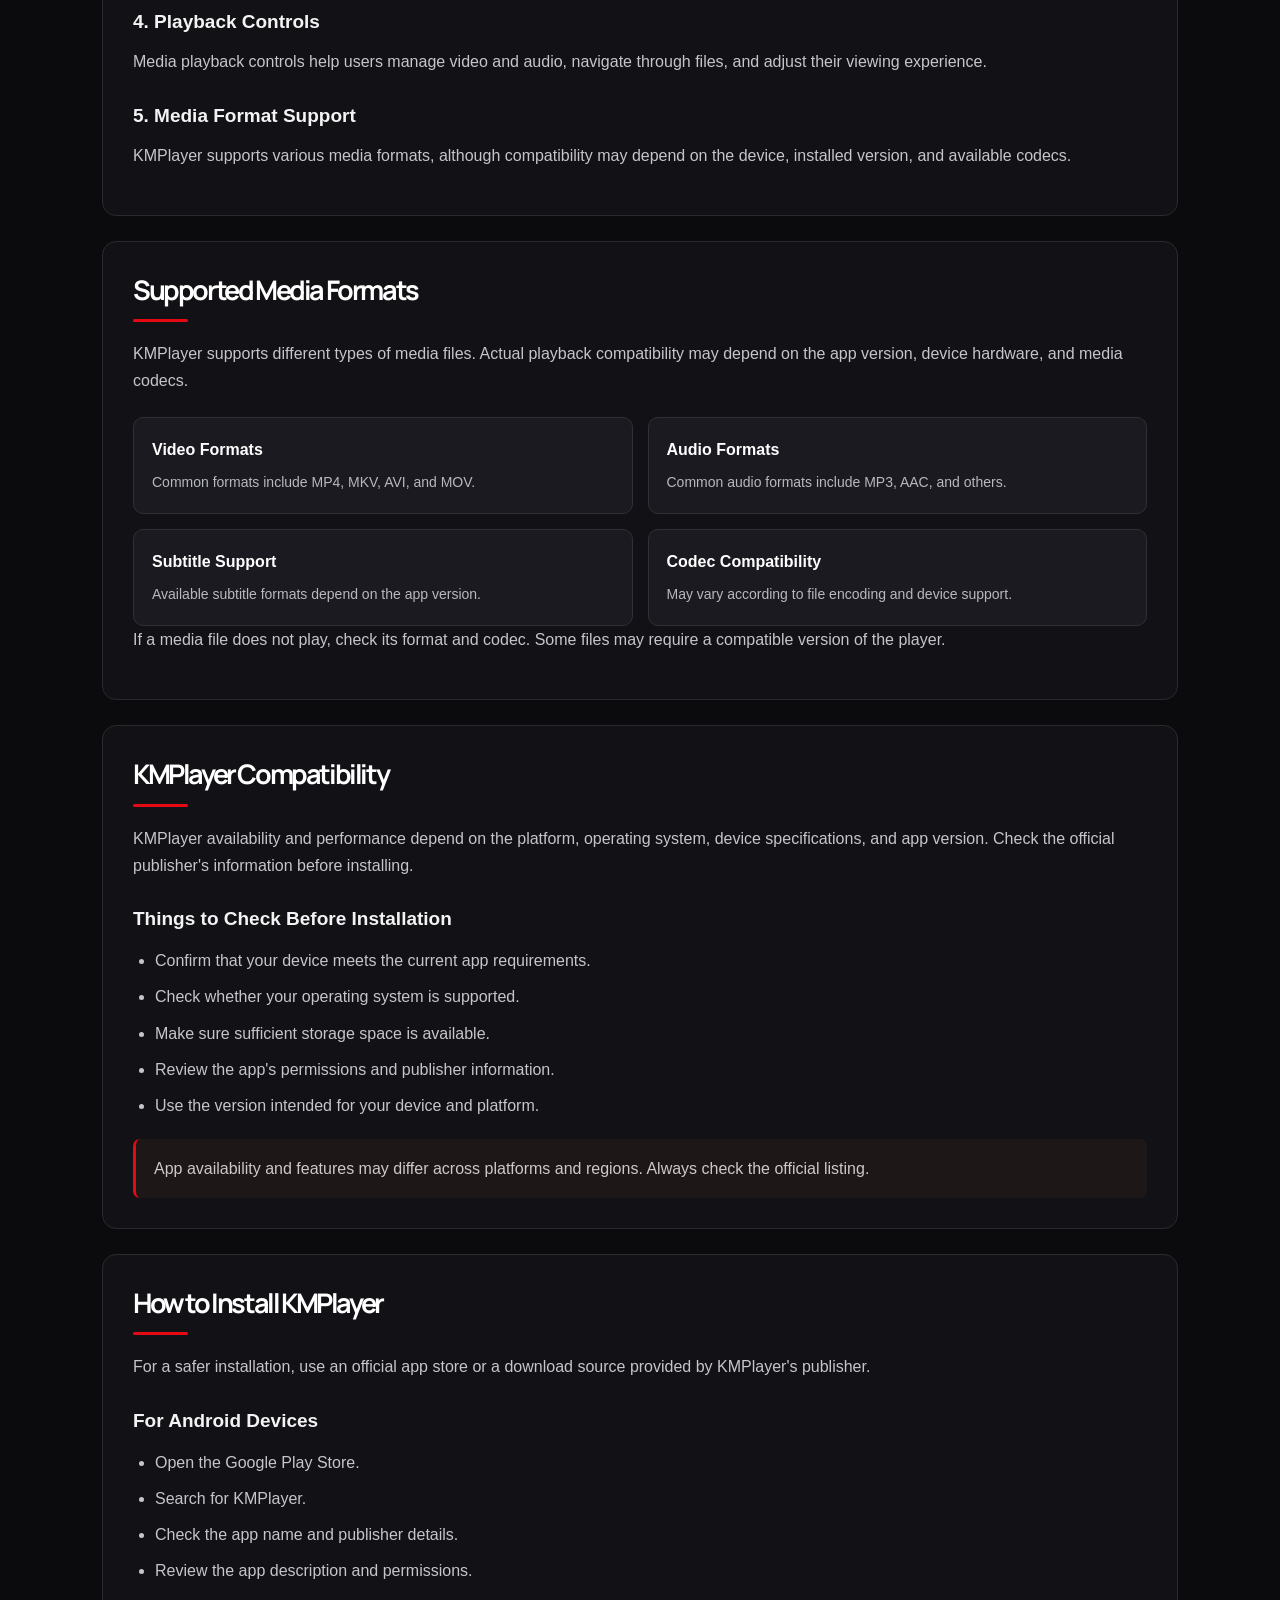
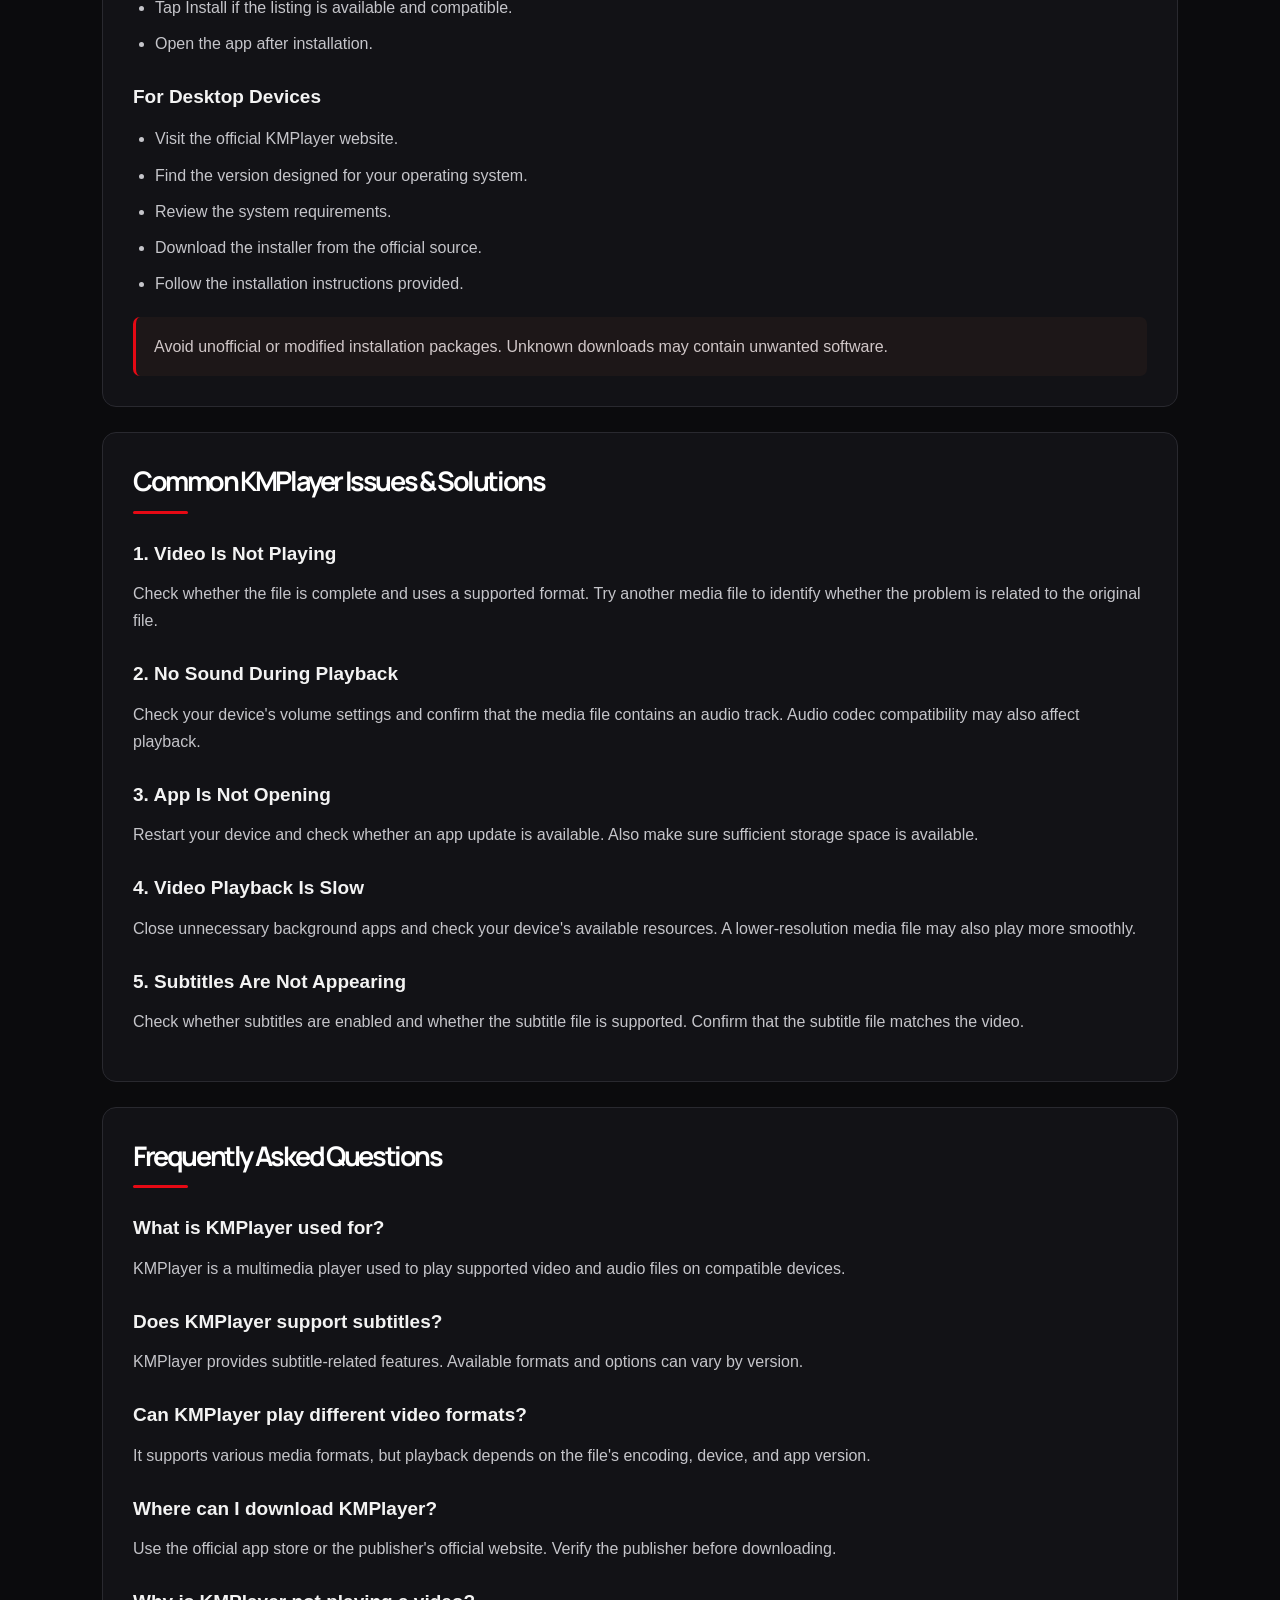
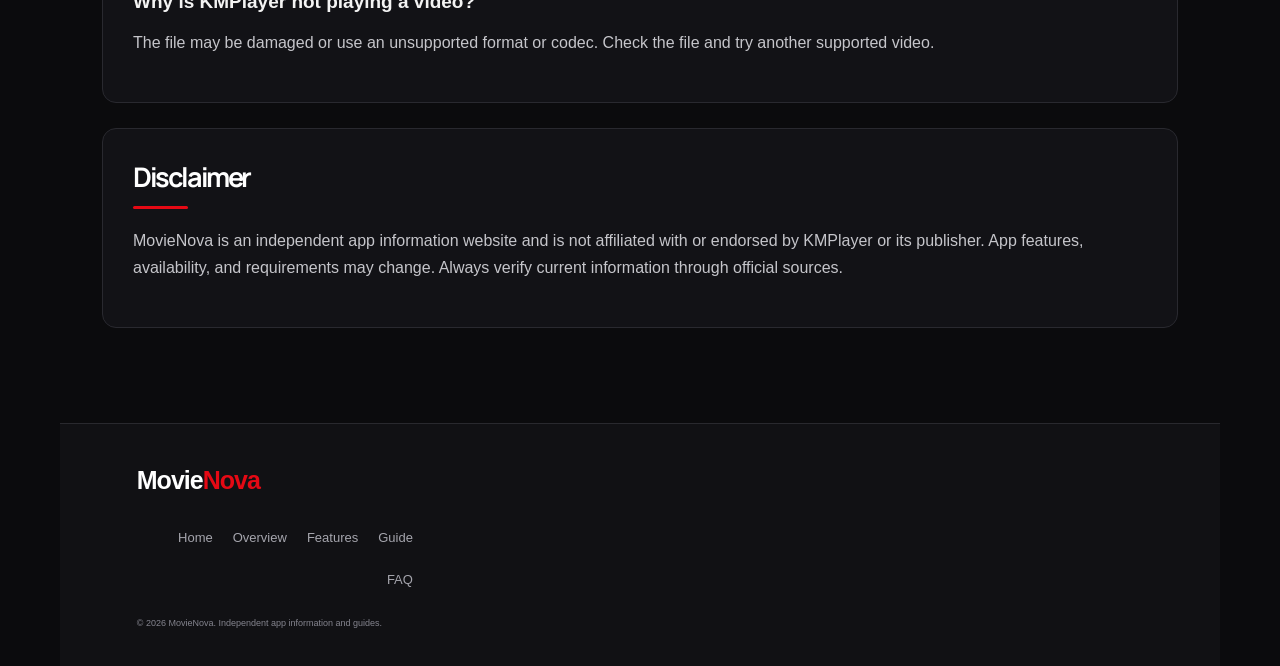
<file: km-player.html>
<!DOCTYPE html>
<html lang="en">
<head>
  <meta charset="UTF-8">
  <meta name="viewport" content="width=device-width, initial-scale=1.0">

  <title>KMPlayer — Features, Formats & Installation Guide | MovieNova</title>

  <meta name="description" content="Explore KMPlayer features, supported media formats, compatibility, installation guidance, and common troubleshooting tips.">

  <meta name="theme-color" content="#0b0b0d">

  <link rel="stylesheet" href="style.css">

  <style>
    * {
      box-sizing: border-box;
    }

    body {
      margin: 0;
      background: #0b0b0d;
      color: #f5f5f5;
      font-family: Arial, Helvetica, sans-serif;
      line-height: 1.7;
    }

    a {
      color: inherit;
      text-decoration: none;
    }

    .site-header {
      background: #111114;
      border-bottom: 1px solid #29292e;
      padding: 18px 6%;
    }

    .header-inner {
      max-width: 1200px;
      margin: auto;
      display: flex;
      justify-content: space-between;
      align-items: center;
      gap: 25px;
    }

    .logo {
      font-size: 25px;
      font-weight: 800;
      color: #fff;
      letter-spacing: -1px;
    }

    .logo span {
      color: #e50914;
    }

    .nav-links {
      display: flex;
      align-items: center;
      gap: 26px;
      color: #d0d0d0;
      font-size: 14px;
    }

    .nav-links a:hover,
    .footer-links a:hover {
      color: #e50914;
    }

    .page-container {
      max-width: 1120px;
      margin: auto;
      padding: 35px 22px 70px;
    }

    .breadcrumb {
      font-size: 13px;
      color: #aaa;
      margin-bottom: 22px;
    }

    .breadcrumb a {
      color: #e50914;
    }

    .article-hero {
      background: linear-gradient(135deg, #19191e, #101013);
      border: 1px solid #2b2b31;
      border-radius: 16px;
      padding: 48px 42px;
      margin-bottom: 35px;
    }

    .article-label {
      display: inline-block;
      color: #ff454d;
      background: rgba(229, 9, 20, 0.12);
      border: 1px solid rgba(229, 9, 20, 0.3);
      border-radius: 30px;
      padding: 5px 13px;
      font-size: 12px;
      font-weight: 700;
      text-transform: uppercase;
      letter-spacing: 1px;
      margin-bottom: 15px;
    }

    .article-hero h1 {
      font-size: clamp(32px, 5vw, 54px);
      line-height: 1.15;
      margin: 0 0 18px;
      color: #fff;
    }

    .article-hero p {
      max-width: 760px;
      color: #c6c6c9;
      font-size: 17px;
      margin: 0;
    }

    .article-meta {
      display: flex;
      flex-wrap: wrap;
      gap: 18px;
      color: #999;
      font-size: 13px;
      margin-top: 25px;
    }

    .article-section {
      background: #121216;
      border: 1px solid #29292f;
      border-radius: 14px;
      padding: 30px;
      margin-bottom: 25px;
    }

    .article-section h2 {
      color: #fff;
      font-size: 27px;
      line-height: 1.3;
      margin: 0 0 18px;
    }

    .article-section h2::after {
      content: "";
      display: block;
      width: 55px;
      height: 3px;
      background: #e50914;
      margin-top: 12px;
      border-radius: 3px;
    }

    .article-section h3 {
      color: #f3f3f3;
      font-size: 19px;
      margin: 24px 0 10px;
    }

    .article-section p,
    .article-section ul {
      color: #c5c5ca;
    }

    .article-section p {
      margin: 0 0 16px;
    }

    .article-section ul {
      padding-left: 22px;
      margin: 12px 0 18px;
    }

    .article-section li {
      margin-bottom: 9px;
    }

    .info-grid {
      display: grid;
      grid-template-columns: repeat(2, minmax(0, 1fr));
      gap: 15px;
      margin-top: 22px;
    }

    .info-card {
      background: #1a1a20;
      border: 1px solid #303038;
      border-radius: 10px;
      padding: 18px;
    }

    .info-card strong {
      display: block;
      color: #fff;
      margin-bottom: 5px;
    }

    .info-card span {
      color: #b8b8bf;
      font-size: 14px;
    }

    .notice {
      background: #1d1718;
      border-left: 3px solid #e50914;
      padding: 16px 18px;
      border-radius: 7px;
      color: #d0c7c8;
      margin-top: 20px;
    }

    .site-footer {
      background: #111114;
      border-top: 1px solid #29292e;
      padding: 35px 6%;
      color: #aaa;
    }

    .footer-inner {
      max-width: 1200px;
      margin: auto;
      display: flex;
      justify-content: space-between;
      align-items: center;
      gap: 25px;
      flex-wrap: wrap;
    }

    .footer-links {
      display: flex;
      gap: 20px;
      flex-wrap: wrap;
      font-size: 13px;
    }

    @media (max-width: 700px) {
      .header-inner {
        flex-direction: column;
        gap: 14px;
      }

      .nav-links {
        justify-content: center;
        flex-wrap: wrap;
        gap: 15px;
      }

      .page-container {
        padding: 25px 15px 50px;
      }

      .article-hero {
        padding: 30px 22px;
      }

      .article-hero p {
        font-size: 15px;
      }

      .article-section {
        padding: 23px 20px;
      }

      .article-section h2 {
        font-size: 23px;
      }

      .info-grid {
        grid-template-columns: 1fr;
      }

      .footer-inner {
        flex-direction: column;
        align-items: flex-start;
      }
    }
  </style>
</head>

<body>

  <!-- MovieNova Header -->
  <header class="site-header">
    <div class="header-inner">

      <a href="index.html" class="logo">
        Movie<span>Nova</span>
      </a>

      <nav class="nav-links">
        <a href="index.html">Home</a>
        <a href="#overview">Overview</a>
        <a href="#features">Features</a>
        <a href="#guide">Guide</a>
        <a href="#faq">FAQ</a>
      </nav>

    </div>
  </header>

  <main class="page-container">

    <div class="breadcrumb">
      <a href="index.html">Home</a>
      &nbsp; / &nbsp;
      <span>KMPlayer</span>
    </div>

    <!-- Article Hero -->
    <section class="article-hero">

      <span class="article-label">App Guide</span>

      <h1>KMPlayer — Features, Supported Formats & Installation Guide</h1>

      <p>
        Discover KMPlayer, explore its media playback features,
        supported formats, device compatibility, and general
        installation guidance in this easy-to-follow guide.
      </p>

      <div class="article-meta">
        <span>MovieNova App Guide</span>
        <span>Updated: November 2026</span>
        <span>Reading time: 6 minutes</span>
      </div>

    </section>

    <!-- Overview -->
    <section class="article-section" id="overview">

      <h2>KMPlayer Overview</h2>

      <p>
        KMPlayer is a multimedia player designed for playing video
        and audio content on supported devices. It is known for
        offering playback controls and media-related features
        for different types of users.
      </p>

      <p>
        The available features and supported formats may vary
        depending on the platform, app version, device hardware,
        and operating system.
      </p>

      <div class="info-grid">

        <div class="info-card">
          <strong>App Category</strong>
          <span>Multimedia Player</span>
        </div>

        <div class="info-card">
          <strong>Primary Use</strong>
          <span>Video and audio playback</span>
        </div>

        <div class="info-card">
          <strong>Platforms</strong>
          <span>Check current official platform availability</span>
        </div>

        <div class="info-card">
          <strong>Compatibility</strong>
          <span>Depends on device and app version</span>
        </div>

      </div>

      <div class="notice">
        <strong>Note:</strong>
        Always verify the publisher and app requirements
        through an official source before installing.
      </div>

    </section>

    <!-- Features -->
    <section class="article-section" id="features">

      <h2>Key Features of KMPlayer</h2>

      <p>
        KMPlayer provides a range of media playback options.
        The exact features available depend on the version
        and platform you use.
      </p>

      <h3>1. Video Playback</h3>

      <p>
        KMPlayer is designed to play supported video files.
        Playback quality and performance can depend on the
        file encoding and your device's hardware.
      </p>

      <h3>2. Audio Playback</h3>

      <p>
        The player can also be used for supported audio files.
        Available playback options may vary by platform.
      </p>

      <h3>3. Subtitle Options</h3>

      <p>
        Subtitle-related options can help viewers follow
        dialogue in supported media files. Compatibility
        depends on the subtitle format and app version.
      </p>

      <h3>4. Playback Controls</h3>

      <p>
        Media playback controls help users manage video
        and audio, navigate through files, and adjust
        their viewing experience.
      </p>

      <h3>5. Media Format Support</h3>

      <p>
        KMPlayer supports various media formats, although
        compatibility may depend on the device, installed
        version, and available codecs.
      </p>

    </section>
        <!-- Supported Media Formats -->
    <section class="article-section" id="formats">

      <h2>Supported Media Formats</h2>

      <p>
        KMPlayer supports different types of media files.
        Actual playback compatibility may depend on the app version,
        device hardware, and media codecs.
      </p>

      <div class="info-grid">

        <div class="info-card">
          <strong>Video Formats</strong>
          <span>Common formats include MP4, MKV, AVI, and MOV.</span>
        </div>

        <div class="info-card">
          <strong>Audio Formats</strong>
          <span>Common audio formats include MP3, AAC, and others.</span>
        </div>

        <div class="info-card">
          <strong>Subtitle Support</strong>
          <span>Available subtitle formats depend on the app version.</span>
        </div>

        <div class="info-card">
          <strong>Codec Compatibility</strong>
          <span>May vary according to file encoding and device support.</span>
        </div>

      </div>

      <p>
        If a media file does not play, check its format and codec.
        Some files may require a compatible version of the player.
      </p>

    </section>

    <!-- Compatibility -->
    <section class="article-section" id="compatibility">

      <h2>KMPlayer Compatibility</h2>

      <p>
        KMPlayer availability and performance depend on the platform,
        operating system, device specifications, and app version.
        Check the official publisher's information before installing.
      </p>

      <h3>Things to Check Before Installation</h3>

      <ul>
        <li>Confirm that your device meets the current app requirements.</li>
        <li>Check whether your operating system is supported.</li>
        <li>Make sure sufficient storage space is available.</li>
        <li>Review the app's permissions and publisher information.</li>
        <li>Use the version intended for your device and platform.</li>
      </ul>

      <div class="notice">
        App availability and features may differ across platforms
        and regions. Always check the official listing.
      </div>

    </section>

    <!-- Installation Guide -->
    <section class="article-section" id="guide">

      <h2>How to Install KMPlayer</h2>

      <p>
        For a safer installation, use an official app store
        or a download source provided by KMPlayer's publisher.
      </p>

      <h3>For Android Devices</h3>

      <ul>
        <li>Open the Google Play Store.</li>
        <li>Search for KMPlayer.</li>
        <li>Check the app name and publisher details.</li>
        <li>Review the app description and permissions.</li>
        <li>Tap Install if the listing is available and compatible.</li>
        <li>Open the app after installation.</li>
      </ul>

      <h3>For Desktop Devices</h3>

      <ul>
        <li>Visit the official KMPlayer website.</li>
        <li>Find the version designed for your operating system.</li>
        <li>Review the system requirements.</li>
        <li>Download the installer from the official source.</li>
        <li>Follow the installation instructions provided.</li>
      </ul>

      <div class="notice">
        Avoid unofficial or modified installation packages.
        Unknown downloads may contain unwanted software.
      </div>

    </section>

    <!-- Troubleshooting -->
    <section class="article-section" id="troubleshooting">

      <h2>Common KMPlayer Issues & Solutions</h2>

      <h3>1. Video Is Not Playing</h3>

      <p>
        Check whether the file is complete and uses a supported
        format. Try another media file to identify whether the
        problem is related to the original file.
      </p>

      <h3>2. No Sound During Playback</h3>

      <p>
        Check your device's volume settings and confirm that
        the media file contains an audio track. Audio codec
        compatibility may also affect playback.
      </p>

      <h3>3. App Is Not Opening</h3>

      <p>
        Restart your device and check whether an app update
        is available. Also make sure sufficient storage space
        is available.
      </p>

      <h3>4. Video Playback Is Slow</h3>

      <p>
        Close unnecessary background apps and check your
        device's available resources. A lower-resolution
        media file may also play more smoothly.
      </p>

      <h3>5. Subtitles Are Not Appearing</h3>

      <p>
        Check whether subtitles are enabled and whether
        the subtitle file is supported. Confirm that the
        subtitle file matches the video.
      </p>

    </section>

    <!-- FAQs -->
    <section class="article-section" id="faq">

      <h2>Frequently Asked Questions</h2>

      <h3>What is KMPlayer used for?</h3>

      <p>
        KMPlayer is a multimedia player used to play supported
        video and audio files on compatible devices.
      </p>

      <h3>Does KMPlayer support subtitles?</h3>

      <p>
        KMPlayer provides subtitle-related features.
        Available formats and options can vary by version.
      </p>

      <h3>Can KMPlayer play different video formats?</h3>

      <p>
        It supports various media formats, but playback
        depends on the file's encoding, device, and app version.
      </p>

      <h3>Where can I download KMPlayer?</h3>

      <p>
        Use the official app store or the publisher's
        official website. Verify the publisher before downloading.
      </p>

      <h3>Why is KMPlayer not playing a video?</h3>

      <p>
        The file may be damaged or use an unsupported format
        or codec. Check the file and try another supported video.
      </p>

    </section>

    <!-- Disclaimer -->
    <section class="article-section">

      <h2>Disclaimer</h2>

      <p>
        MovieNova is an independent app information website
        and is not affiliated with or endorsed by KMPlayer
        or its publisher. App features, availability, and
        requirements may change. Always verify current
        information through official sources.
      </p>

    </section>

  </main>

  <!-- MovieNova Footer -->
  <footer class="site-footer">

    <div class="footer-inner">

      <a href="index.html" class="logo">
        Movie<span>Nova</span>
      </a>

      <div class="footer-links">
        <a href="index.html">Home</a>
        <a href="#overview">Overview</a>
        <a href="#features">Features</a>
        <a href="#guide">Guide</a>
        <a href="#faq">FAQ</a>
      </div>

      <p>
        © 2026 MovieNova. Independent app information and guides.
      </p>

    </div>

  </footer>

</body>
</html>
</file>
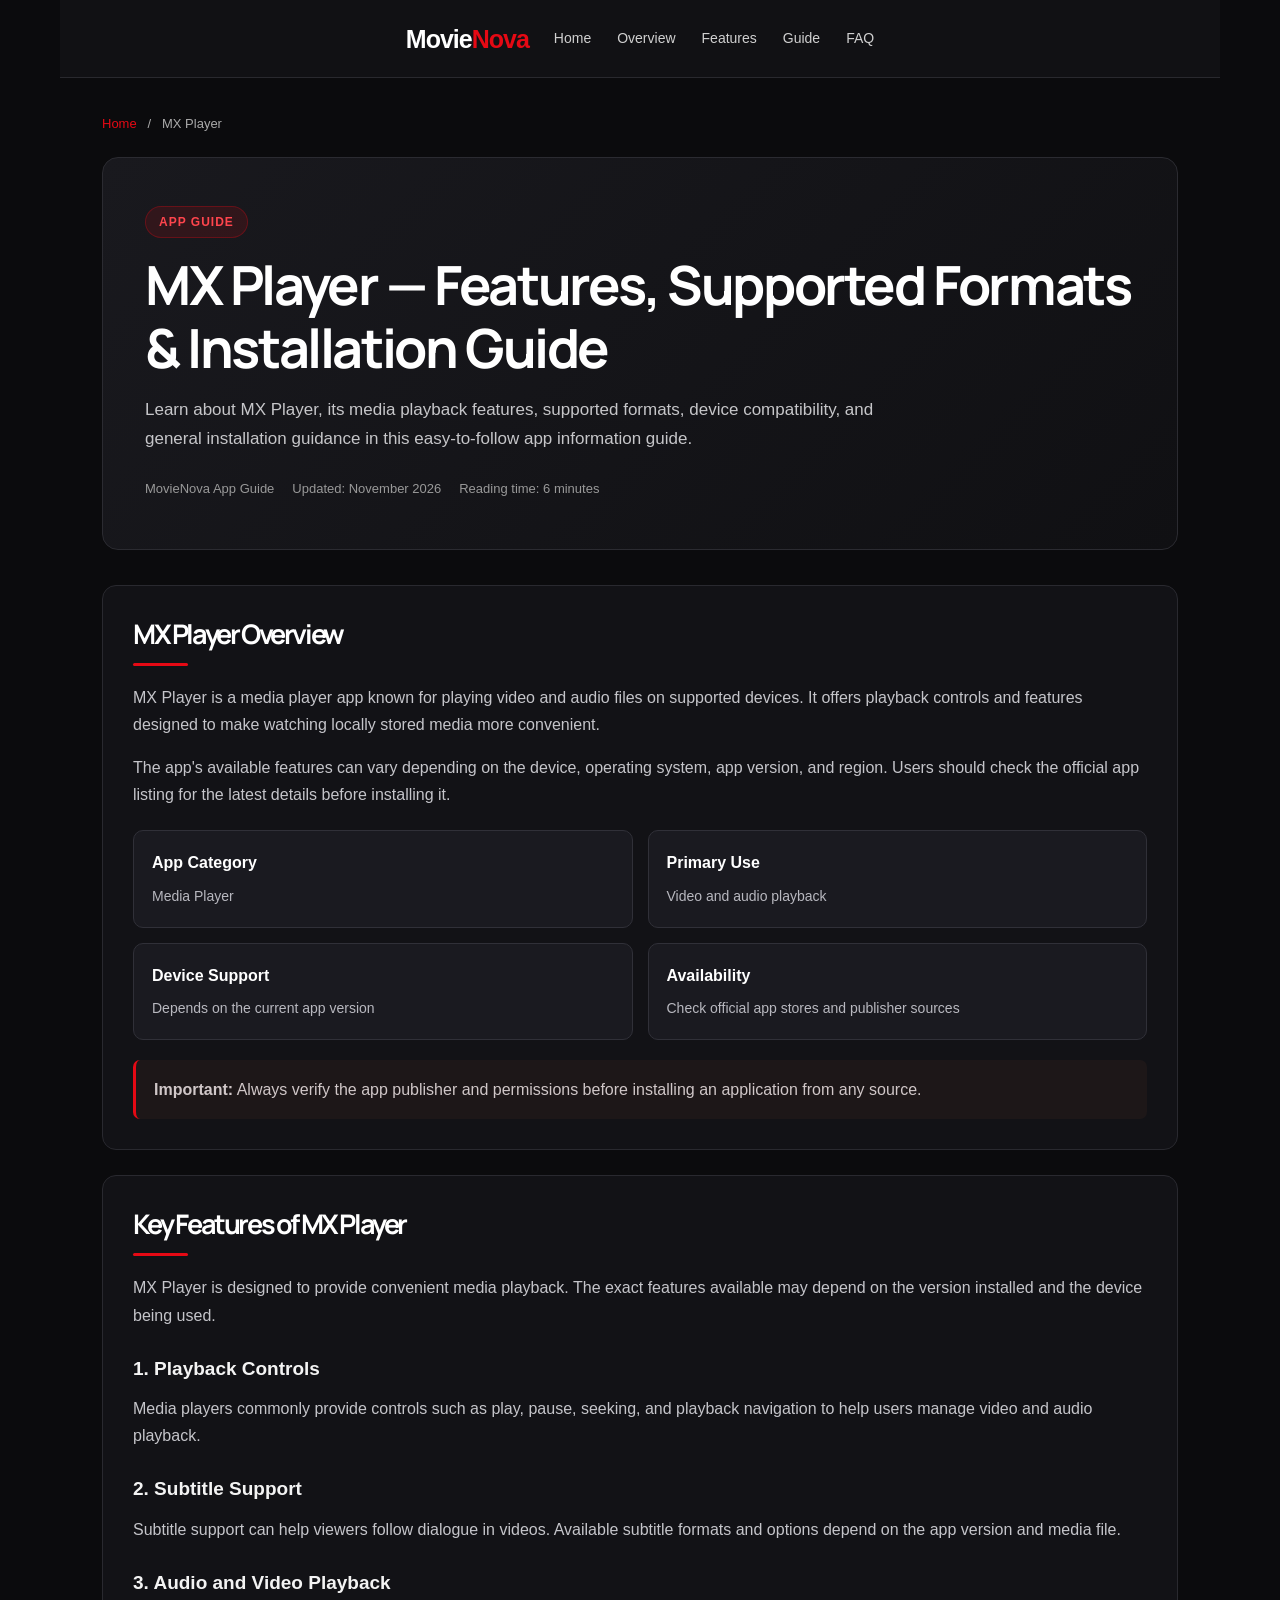
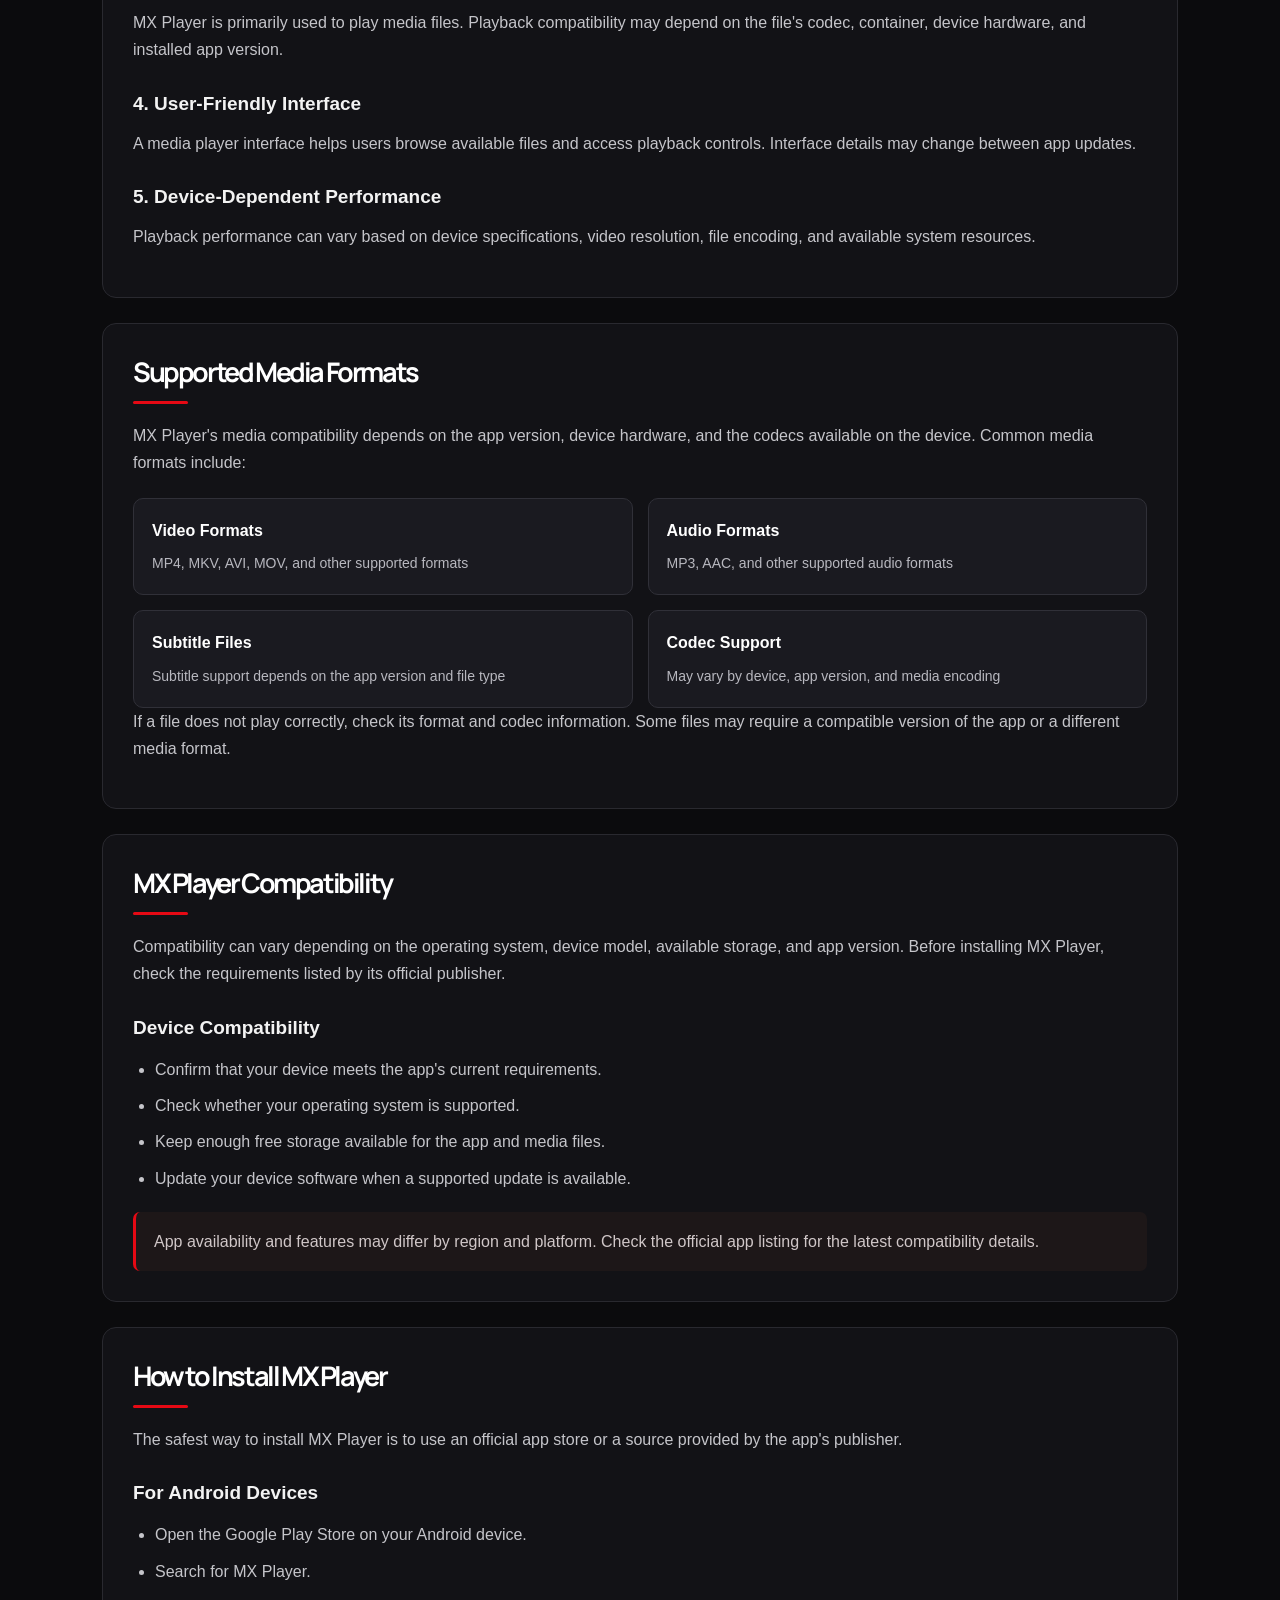
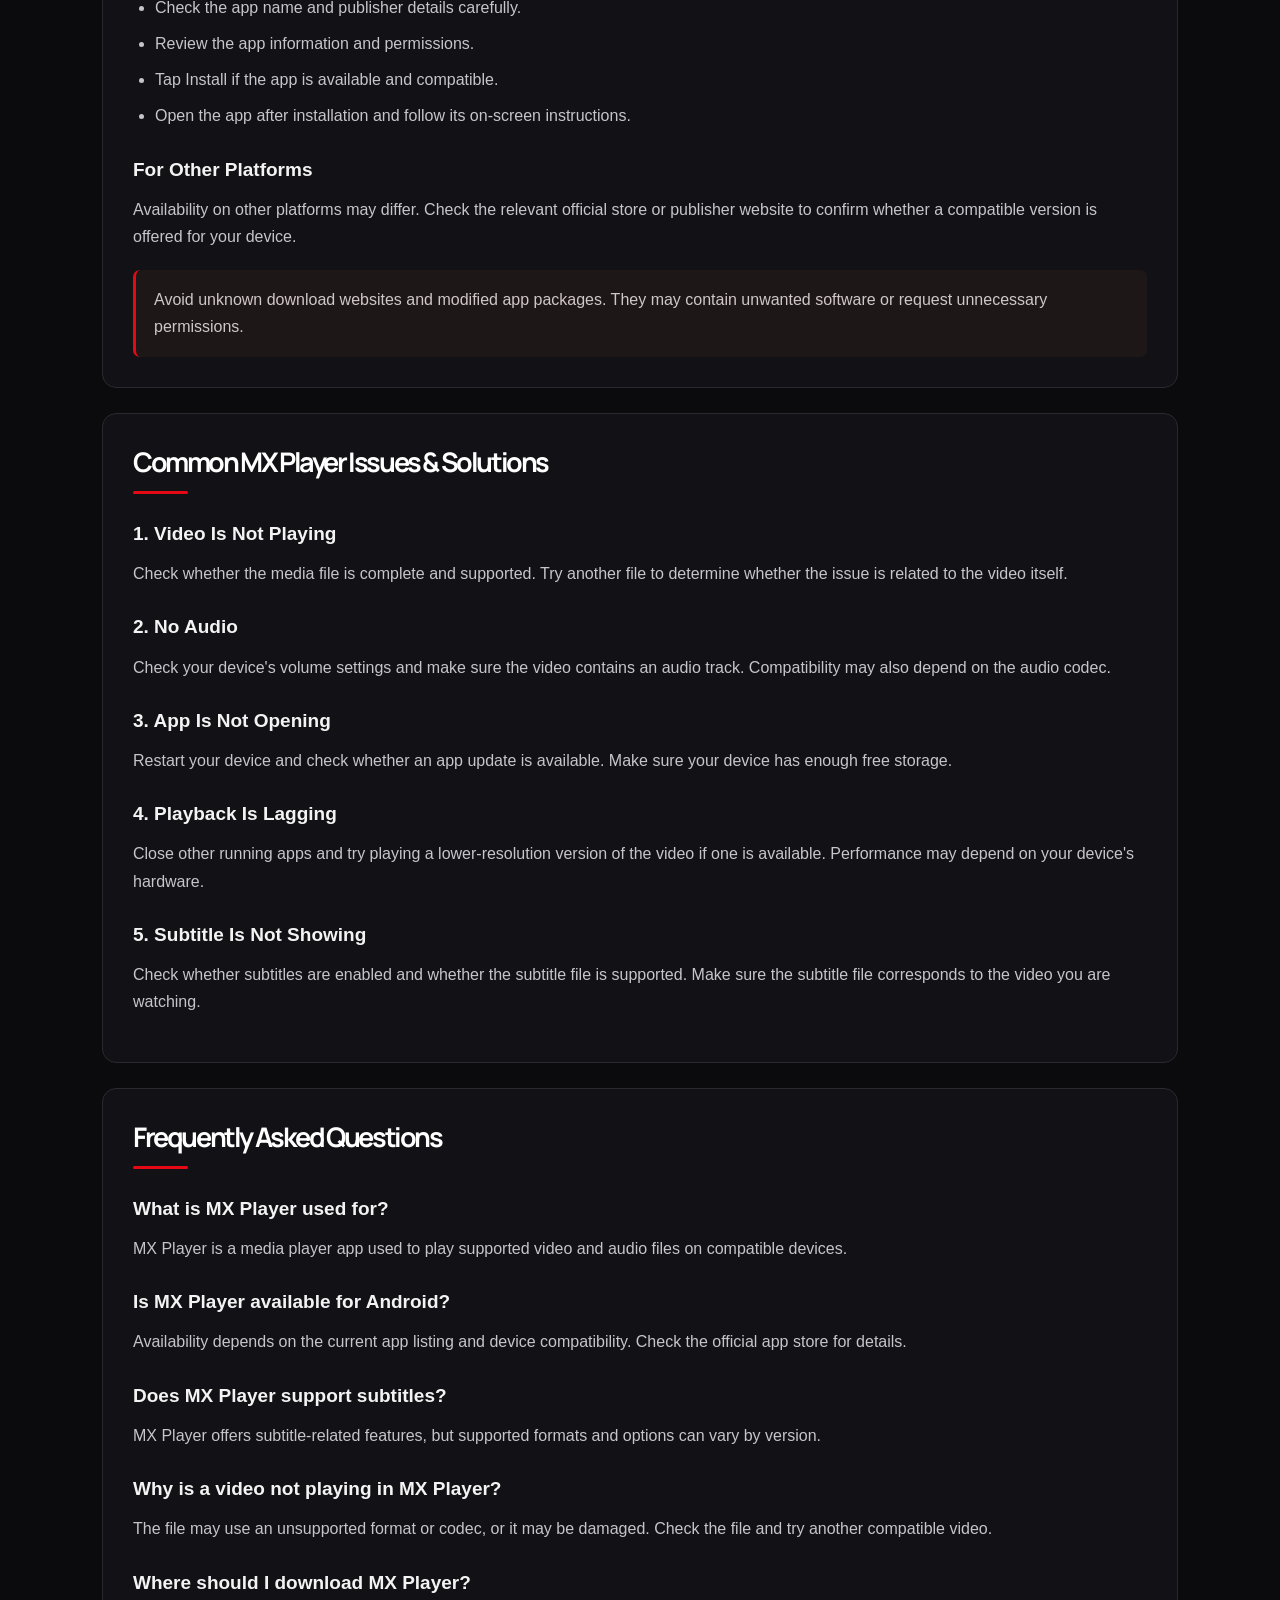
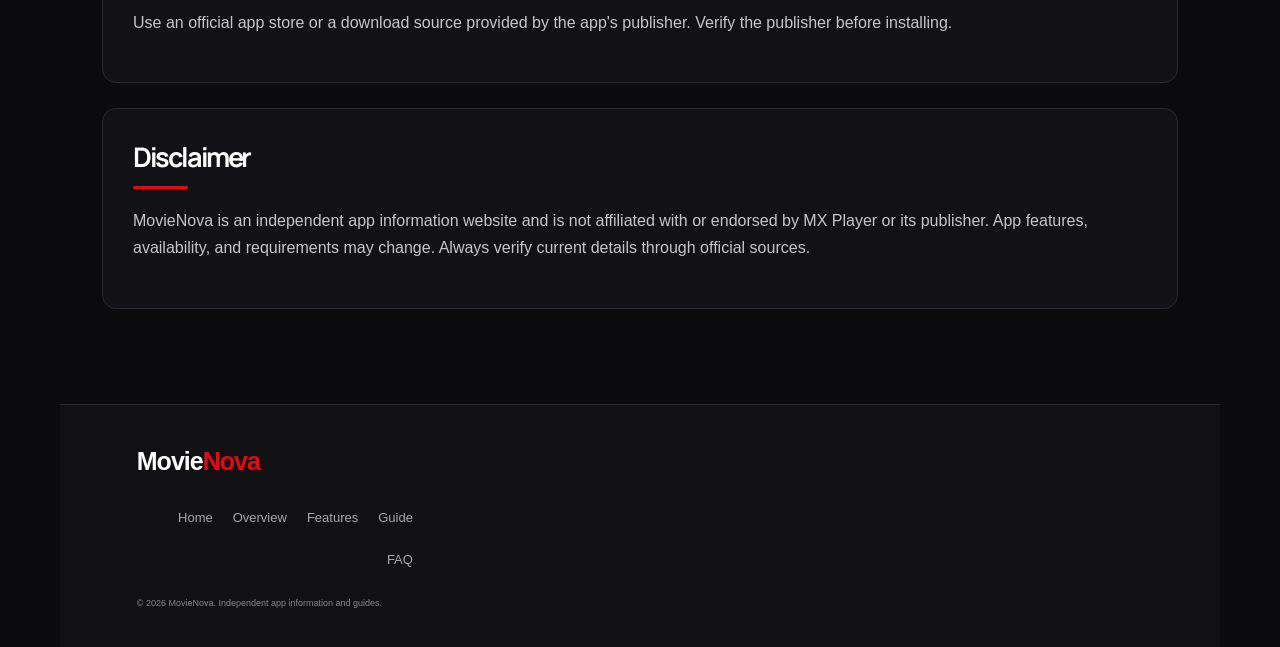
<file: mx-player.html>
<!DOCTYPE html>
<html lang="en">
<head>
  <meta charset="UTF-8">
  <meta name="viewport" content="width=device-width, initial-scale=1.0">

  <title>MX Player — Features, Formats & Installation Guide | MovieNova</title>

  <meta name="description" content="Explore MX Player features, supported media formats, compatibility, installation steps, and common troubleshooting tips.">

  <meta name="theme-color" content="#0b0b0d">

  <link rel="stylesheet" href="style.css">

  <style>
    * {
      box-sizing: border-box;
    }

    body {
      margin: 0;
      background: #0b0b0d;
      color: #f5f5f5;
      font-family: Arial, Helvetica, sans-serif;
      line-height: 1.7;
    }

    a {
      color: inherit;
      text-decoration: none;
    }

    .site-header {
      background: #111114;
      border-bottom: 1px solid #29292e;
      padding: 18px 6%;
    }

    .header-inner {
      max-width: 1200px;
      margin: auto;
      display: flex;
      justify-content: space-between;
      align-items: center;
      gap: 25px;
    }

    .logo {
      font-size: 25px;
      font-weight: 800;
      color: #fff;
      letter-spacing: -1px;
    }

    .logo span {
      color: #e50914;
    }

    .nav-links {
      display: flex;
      align-items: center;
      gap: 26px;
      color: #d0d0d0;
      font-size: 14px;
    }

    .nav-links a:hover {
      color: #e50914;
    }

    .page-container {
      max-width: 1120px;
      margin: auto;
      padding: 35px 22px 70px;
    }

    .breadcrumb {
      font-size: 13px;
      color: #aaa;
      margin-bottom: 22px;
    }

    .breadcrumb a {
      color: #e50914;
    }

    .article-hero {
      background: linear-gradient(135deg, #19191e, #101013);
      border: 1px solid #2b2b31;
      border-radius: 16px;
      padding: 48px 42px;
      margin-bottom: 35px;
    }

    .article-label {
      display: inline-block;
      color: #ff454d;
      background: rgba(229, 9, 20, 0.12);
      border: 1px solid rgba(229, 9, 20, 0.3);
      border-radius: 30px;
      padding: 5px 13px;
      font-size: 12px;
      font-weight: 700;
      text-transform: uppercase;
      letter-spacing: 1px;
      margin-bottom: 15px;
    }

    .article-hero h1 {
      font-size: clamp(32px, 5vw, 54px);
      line-height: 1.15;
      margin: 0 0 18px;
      color: #fff;
    }

    .article-hero p {
      max-width: 760px;
      color: #c6c6c9;
      font-size: 17px;
      margin: 0;
    }

    .article-meta {
      display: flex;
      flex-wrap: wrap;
      gap: 18px;
      color: #999;
      font-size: 13px;
      margin-top: 25px;
    }

    .article-section {
      background: #121216;
      border: 1px solid #29292f;
      border-radius: 14px;
      padding: 30px;
      margin-bottom: 25px;
    }

    .article-section h2 {
      color: #fff;
      font-size: 27px;
      line-height: 1.3;
      margin: 0 0 18px;
    }

    .article-section h2::after {
      content: "";
      display: block;
      width: 55px;
      height: 3px;
      background: #e50914;
      margin-top: 12px;
      border-radius: 3px;
    }

    .article-section h3 {
      color: #f3f3f3;
      font-size: 19px;
      margin: 24px 0 10px;
    }

    .article-section p {
      color: #c5c5ca;
      margin: 0 0 16px;
    }

    .article-section ul {
      color: #c5c5ca;
      padding-left: 22px;
      margin: 12px 0 18px;
    }

    .article-section li {
      margin-bottom: 9px;
    }

    .info-grid {
      display: grid;
      grid-template-columns: repeat(2, minmax(0, 1fr));
      gap: 15px;
      margin-top: 22px;
    }

    .info-card {
      background: #1a1a20;
      border: 1px solid #303038;
      border-radius: 10px;
      padding: 18px;
    }

    .info-card strong {
      display: block;
      color: #fff;
      margin-bottom: 5px;
    }

    .info-card span {
      color: #b8b8bf;
      font-size: 14px;
    }

    .notice {
      background: #1d1718;
      border-left: 3px solid #e50914;
      padding: 16px 18px;
      border-radius: 7px;
      color: #d0c7c8;
      margin-top: 20px;
    }

    .site-footer {
      background: #111114;
      border-top: 1px solid #29292e;
      padding: 35px 6%;
      color: #aaa;
    }

    .footer-inner {
      max-width: 1200px;
      margin: auto;
      display: flex;
      justify-content: space-between;
      align-items: center;
      gap: 25px;
      flex-wrap: wrap;
    }

    .footer-links {
      display: flex;
      gap: 20px;
      flex-wrap: wrap;
      font-size: 13px;
    }

    .footer-links a:hover {
      color: #e50914;
    }

    @media (max-width: 700px) {
      .header-inner {
        flex-direction: column;
        gap: 14px;
      }

      .nav-links {
        justify-content: center;
        flex-wrap: wrap;
        gap: 15px;
      }

      .page-container {
        padding: 25px 15px 50px;
      }

      .article-hero {
        padding: 30px 22px;
      }

      .article-hero p {
        font-size: 15px;
      }

      .article-section {
        padding: 23px 20px;
      }

      .article-section h2 {
        font-size: 23px;
      }

      .info-grid {
        grid-template-columns: 1fr;
      }

      .footer-inner {
        flex-direction: column;
        align-items: flex-start;
      }
    }
  </style>
</head>

<body>

  <!-- MovieNova Header -->
  <header class="site-header">
    <div class="header-inner">

      <a href="index.html" class="logo">
        Movie<span>Nova</span>
      </a>

      <nav class="nav-links">
        <a href="index.html">Home</a>
        <a href="#overview">Overview</a>
        <a href="#features">Features</a>
        <a href="#guide">Guide</a>
        <a href="#faq">FAQ</a>
      </nav>

    </div>
  </header>

  <main class="page-container">

    <div class="breadcrumb">
      <a href="index.html">Home</a>
      &nbsp; / &nbsp;
      <span>MX Player</span>
    </div>

    <!-- Article Hero -->
    <section class="article-hero">

      <span class="article-label">App Guide</span>

      <h1>MX Player — Features, Supported Formats & Installation Guide</h1>

      <p>
        Learn about MX Player, its media playback features, supported formats,
        device compatibility, and general installation guidance in this
        easy-to-follow app information guide.
      </p>

      <div class="article-meta">
        <span>MovieNova App Guide</span>
        <span>Updated: November 2026</span>
        <span>Reading time: 6 minutes</span>
      </div>

    </section>

    <!-- Overview -->
    <section class="article-section" id="overview">

      <h2>MX Player Overview</h2>

      <p>
        MX Player is a media player app known for playing video and audio
        files on supported devices. It offers playback controls and features
        designed to make watching locally stored media more convenient.
      </p>

      <p>
        The app's available features can vary depending on the device,
        operating system, app version, and region. Users should check the
        official app listing for the latest details before installing it.
      </p>

      <div class="info-grid">

        <div class="info-card">
          <strong>App Category</strong>
          <span>Media Player</span>
        </div>

        <div class="info-card">
          <strong>Primary Use</strong>
          <span>Video and audio playback</span>
        </div>

        <div class="info-card">
          <strong>Device Support</strong>
          <span>Depends on the current app version</span>
        </div>

        <div class="info-card">
          <strong>Availability</strong>
          <span>Check official app stores and publisher sources</span>
        </div>

      </div>

      <div class="notice">
        <strong>Important:</strong>
        Always verify the app publisher and permissions before installing
        an application from any source.
      </div>

    </section>

    <!-- Features -->
    <section class="article-section" id="features">

      <h2>Key Features of MX Player</h2>

      <p>
        MX Player is designed to provide convenient media playback.
        The exact features available may depend on the version installed
        and the device being used.
      </p>

      <h3>1. Playback Controls</h3>

      <p>
        Media players commonly provide controls such as play, pause,
        seeking, and playback navigation to help users manage video
        and audio playback.
      </p>

      <h3>2. Subtitle Support</h3>

      <p>
        Subtitle support can help viewers follow dialogue in videos.
        Available subtitle formats and options depend on the app version
        and media file.
      </p>

      <h3>3. Audio and Video Playback</h3>

      <p>
        MX Player is primarily used to play media files. Playback
        compatibility may depend on the file's codec, container,
        device hardware, and installed app version.
      </p>

      <h3>4. User-Friendly Interface</h3>

      <p>
        A media player interface helps users browse available files
        and access playback controls. Interface details may change
        between app updates.
      </p>

      <h3>5. Device-Dependent Performance</h3>

      <p>
        Playback performance can vary based on device specifications,
        video resolution, file encoding, and available system resources.
      </p>

    </section>
        <!-- Supported Media Formats -->
    <section class="article-section" id="formats">

      <h2>Supported Media Formats</h2>

      <p>
        MX Player's media compatibility depends on the app version,
        device hardware, and the codecs available on the device.
        Common media formats include:
      </p>

      <div class="info-grid">

        <div class="info-card">
          <strong>Video Formats</strong>
          <span>MP4, MKV, AVI, MOV, and other supported formats</span>
        </div>

        <div class="info-card">
          <strong>Audio Formats</strong>
          <span>MP3, AAC, and other supported audio formats</span>
        </div>

        <div class="info-card">
          <strong>Subtitle Files</strong>
          <span>Subtitle support depends on the app version and file type</span>
        </div>

        <div class="info-card">
          <strong>Codec Support</strong>
          <span>May vary by device, app version, and media encoding</span>
        </div>

      </div>

      <p>
        If a file does not play correctly, check its format and codec
        information. Some files may require a compatible version of
        the app or a different media format.
      </p>

    </section>

    <!-- Compatibility -->
    <section class="article-section" id="compatibility">

      <h2>MX Player Compatibility</h2>

      <p>
        Compatibility can vary depending on the operating system,
        device model, available storage, and app version.
        Before installing MX Player, check the requirements listed
        by its official publisher.
      </p>

      <h3>Device Compatibility</h3>

      <ul>
        <li>Confirm that your device meets the app's current requirements.</li>
        <li>Check whether your operating system is supported.</li>
        <li>Keep enough free storage available for the app and media files.</li>
        <li>Update your device software when a supported update is available.</li>
      </ul>

      <div class="notice">
        App availability and features may differ by region and platform.
        Check the official app listing for the latest compatibility details.
      </div>

    </section>

    <!-- Installation Guide -->
    <section class="article-section" id="guide">

      <h2>How to Install MX Player</h2>

      <p>
        The safest way to install MX Player is to use an official app store
        or a source provided by the app's publisher.
      </p>

      <h3>For Android Devices</h3>

      <ul>
        <li>Open the Google Play Store on your Android device.</li>
        <li>Search for MX Player.</li>
        <li>Check the app name and publisher details carefully.</li>
        <li>Review the app information and permissions.</li>
        <li>Tap Install if the app is available and compatible.</li>
        <li>Open the app after installation and follow its on-screen instructions.</li>
      </ul>

      <h3>For Other Platforms</h3>

      <p>
        Availability on other platforms may differ. Check the relevant
        official store or publisher website to confirm whether a
        compatible version is offered for your device.
      </p>

      <div class="notice">
        Avoid unknown download websites and modified app packages.
        They may contain unwanted software or request unnecessary permissions.
      </div>

    </section>

    <!-- Common Issues -->
    <section class="article-section" id="troubleshooting">

      <h2>Common MX Player Issues & Solutions</h2>

      <h3>1. Video Is Not Playing</h3>

      <p>
        Check whether the media file is complete and supported.
        Try another file to determine whether the issue is related
        to the video itself.
      </p>

      <h3>2. No Audio</h3>

      <p>
        Check your device's volume settings and make sure the video
        contains an audio track. Compatibility may also depend on
        the audio codec.
      </p>

      <h3>3. App Is Not Opening</h3>

      <p>
        Restart your device and check whether an app update is available.
        Make sure your device has enough free storage.
      </p>

      <h3>4. Playback Is Lagging</h3>

      <p>
        Close other running apps and try playing a lower-resolution
        version of the video if one is available. Performance may
        depend on your device's hardware.
      </p>

      <h3>5. Subtitle Is Not Showing</h3>

      <p>
        Check whether subtitles are enabled and whether the subtitle
        file is supported. Make sure the subtitle file corresponds
        to the video you are watching.
      </p>

    </section>

    <!-- FAQ -->
    <section class="article-section" id="faq">

      <h2>Frequently Asked Questions</h2>

      <h3>What is MX Player used for?</h3>

      <p>
        MX Player is a media player app used to play supported video
        and audio files on compatible devices.
      </p>

      <h3>Is MX Player available for Android?</h3>

      <p>
        Availability depends on the current app listing and device
        compatibility. Check the official app store for details.
      </p>

      <h3>Does MX Player support subtitles?</h3>

      <p>
        MX Player offers subtitle-related features, but supported
        formats and options can vary by version.
      </p>

      <h3>Why is a video not playing in MX Player?</h3>

      <p>
        The file may use an unsupported format or codec, or it may
        be damaged. Check the file and try another compatible video.
      </p>

      <h3>Where should I download MX Player?</h3>

      <p>
        Use an official app store or a download source provided
        by the app's publisher. Verify the publisher before installing.
      </p>

    </section>

    <!-- Article Disclaimer -->
    <section class="article-section">

      <h2>Disclaimer</h2>

      <p>
        MovieNova is an independent app information website and is not
        affiliated with or endorsed by MX Player or its publisher.
        App features, availability, and requirements may change.
        Always verify current details through official sources.
      </p>

    </section>

  </main>

  <!-- MovieNova Footer -->
  <footer class="site-footer">

    <div class="footer-inner">

      <a href="index.html" class="logo">
        Movie<span>Nova</span>
      </a>

      <div class="footer-links">
        <a href="index.html">Home</a>
        <a href="#overview">Overview</a>
        <a href="#features">Features</a>
        <a href="#guide">Guide</a>
        <a href="#faq">FAQ</a>
      </div>

      <p>
        © 2026 MovieNova. Independent app information and guides.
      </p>

    </div>

  </footer>

</body>
</html>
</file>
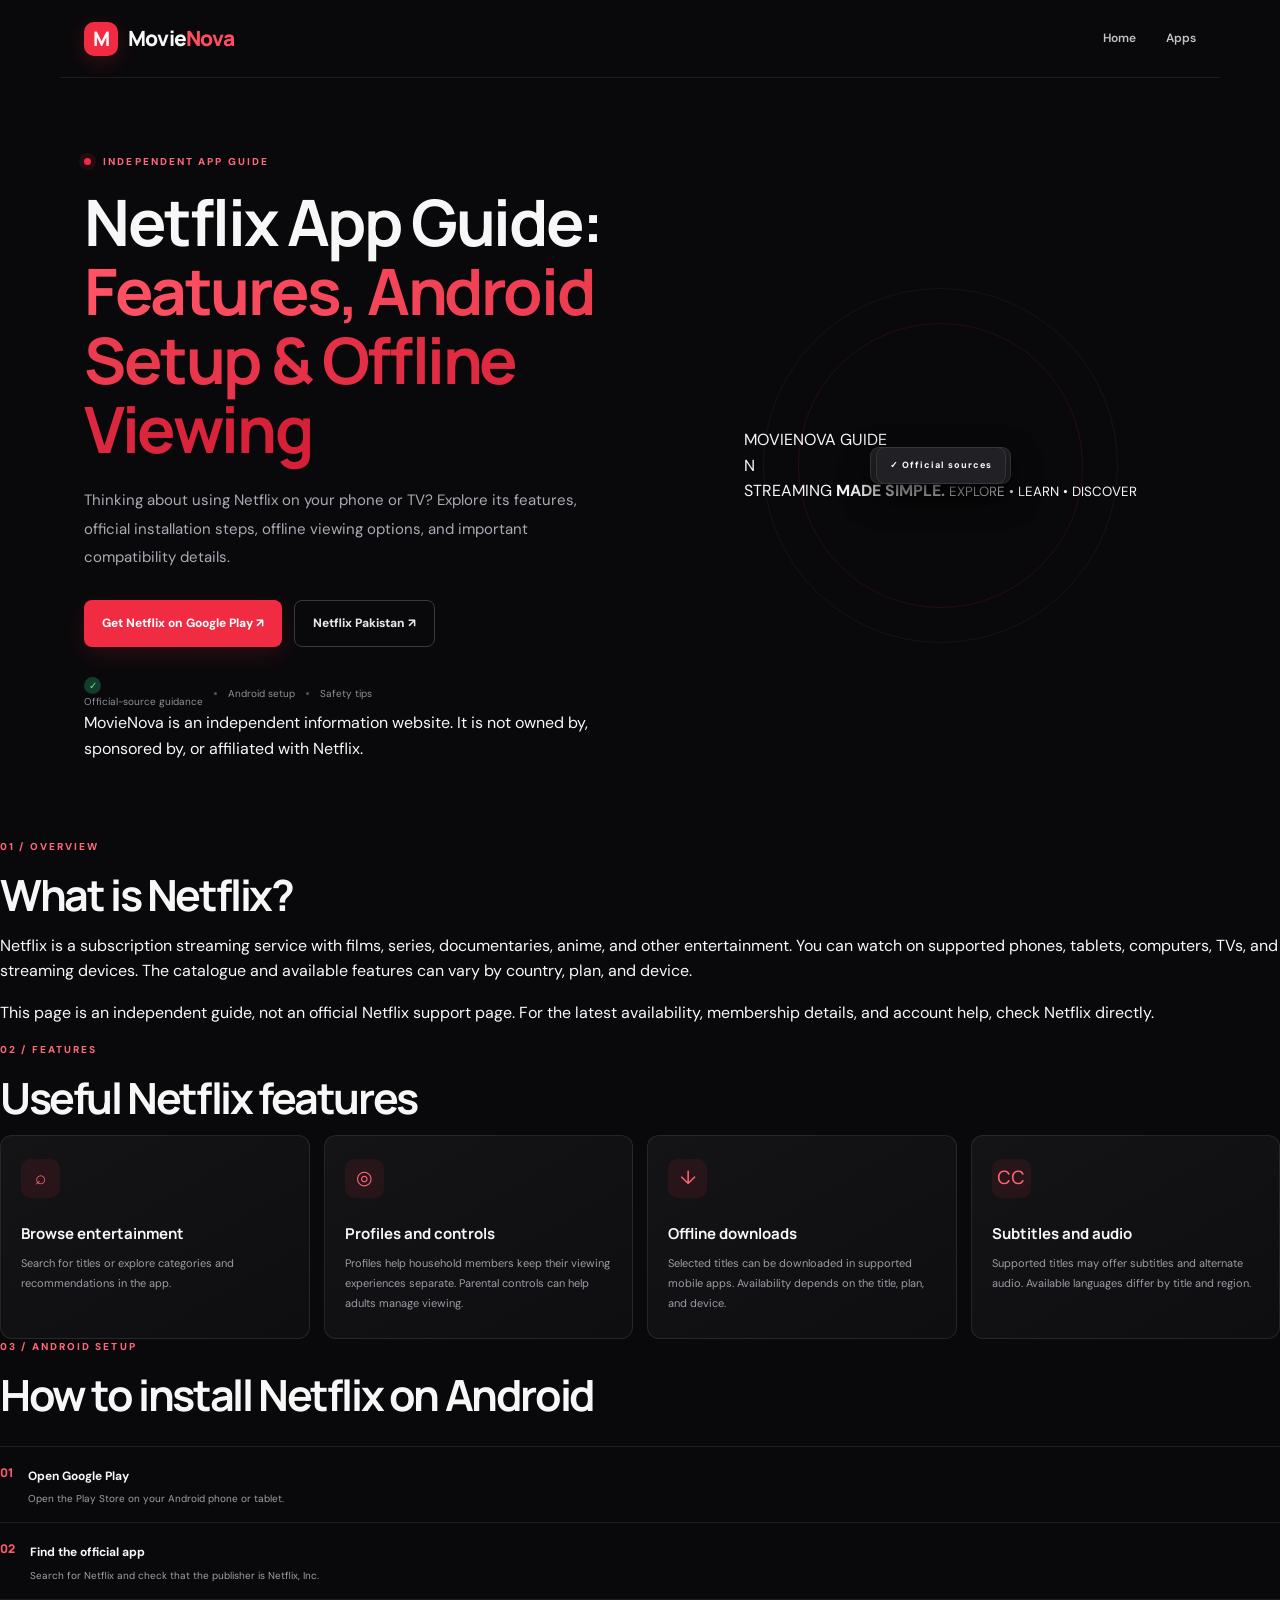
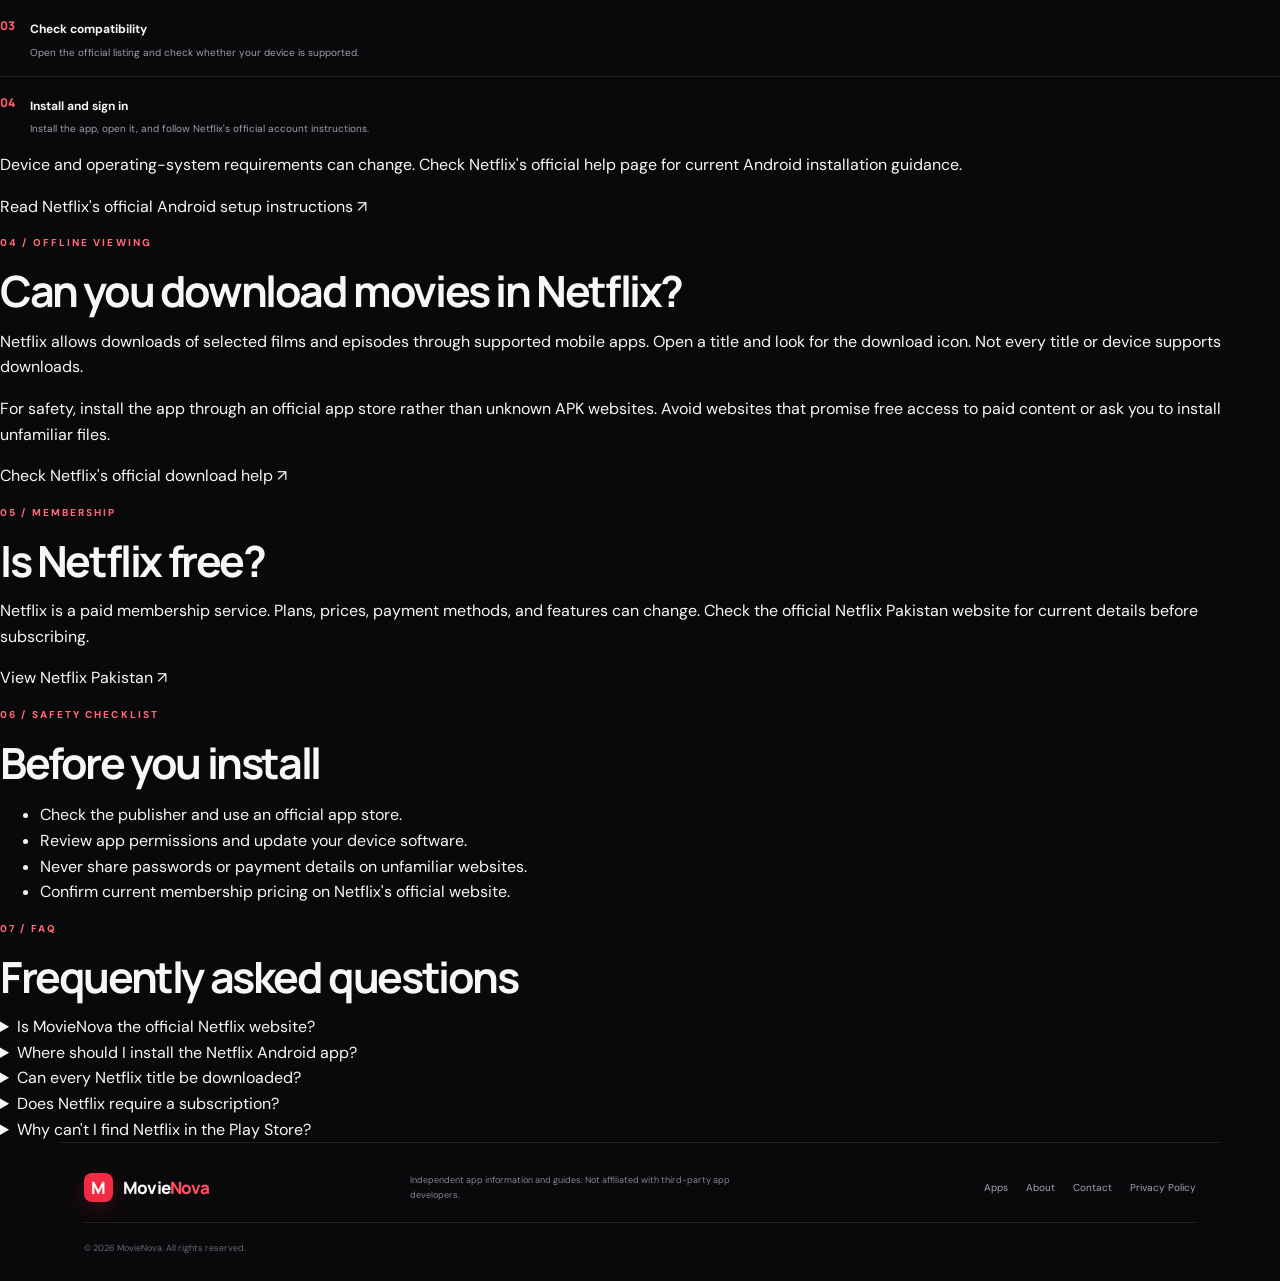
<file: netflix.html>
<!DOCTYPE html>
<html lang="en">
<head>
  <meta charset="UTF-8">
  <meta name="viewport" content="width=device-width, initial-scale=1.0">
  <meta name="robots" content="index, follow">

  <title>Netflix App Guide: Features, Android Setup &amp; Offline Viewing | MovieNova</title>

  <meta name="description" content="Read MovieNova's independent Netflix app guide covering key features, Android installation, offline viewing, compatibility checks, and official app links.">

  <link rel="canonical" href="https://a02768378-eng.github.io/netflix.html">
  <meta name="theme-color" content="#09090b">
  <link rel="stylesheet" href="style.css">
</head>

<body>

  <!-- HEADER -->
  <header class="site-header">
    <a class="brand" href="index.html" aria-label="MovieNova home">
      <span class="brand-mark">M</span>
      <span>Movie<span class="red">Nova</span></span>
    </a>

    <button
      class="menu-toggle"
      aria-label="Toggle navigation"
      aria-expanded="false"
      aria-controls="nav">
      ☰
    </button>

    <nav class="nav" id="nav" aria-label="Main navigation">
      <a href="index.html">Home</a>
      <a href="apps.html">Apps</a>
    </nav>
  </header>

  <main>

    <!-- HERO SECTION -->
    <section class="hero netflix-hero" id="overview">

      <div class="hero-copy">
        <p class="eyebrow">
          <span class="pulse"></span>
          INDEPENDENT APP GUIDE
        </p>

        <h1>
          Netflix App Guide:
          <span class="gradient-text">Features, Android Setup &amp; Offline Viewing</span>
        </h1>

        <p class="hero-lede">
          Thinking about using Netflix on your phone or TV?
          Explore its features, official installation steps,
          offline viewing options, and important compatibility details.
        </p>

        <div class="hero-actions">
          <a
            class="button button-red"
            href="https://play.google.com/store/apps/details?id=com.netflix.mediaclient"
            target="_blank"
            rel="noopener noreferrer">
            Get Netflix on Google Play ↗
          </a>

          <a
            class="button button-ghost"
            href="https://www.netflix.com/pk/"
            target="_blank"
            rel="noopener noreferrer">
            Netflix Pakistan ↗
          </a>
        </div>

        <div class="hero-proof">
          <span><span class="proof-icon">✓</span> Official-source guidance</span>
          <i></i>
          <span>Android setup</span>
          <i></i>
          <span>Safety tips</span>
        </div>

        <p class="netflix-disclaimer">
          MovieNova is an independent information website. It is not owned by,
          sponsored by, or affiliated with Netflix.
        </p>
      </div>

      <!-- DECORATIVE VISUAL -->
      <div class="hero-art netflix-hero-art" aria-hidden="true">

        <div class="orbit"></div>
        <div class="orbit orbit-two"></div>

        <div class="netflix-glow"></div>

        <div class="netflix-poster">
          <span class="netflix-poster-label">MOVIENOVA GUIDE</span>

          <div class="netflix-symbol">N</div>

          <div class="netflix-poster-bottom">
            <span>STREAMING</span>
            <strong>MADE SIMPLE.</strong>
            <small>EXPLORE • LEARN • DISCOVER</small>
          </div>
        </div>

        <div class="floating-tag netflix-tag-top">
          <span class="tag-dot"></span>
          APP INFORMATION
        </div>

        <div class="floating-tag netflix-tag-bottom">
          <span>✓</span>
          <span>Official sources</span>
        </div>

      </div>
    </section>

    <!-- OVERVIEW -->
    <section class="content-section" id="about">
      <p class="eyebrow">01 / OVERVIEW</p>

      <h2>What is Netflix?</h2>

      <p>
        Netflix is a subscription streaming service with films, series,
        documentaries, anime, and other entertainment. You can watch on
        supported phones, tablets, computers, TVs, and streaming devices.
        The catalogue and available features can vary by country, plan,
        and device.
      </p>

      <p>
        This page is an independent guide, not an official Netflix support
        page. For the latest availability, membership details, and account
        help, check Netflix directly.
      </p>
    </section>

    <!-- FEATURES -->
    <section class="content-section" id="features">
      <p class="eyebrow">02 / FEATURES</p>

      <h2>Useful Netflix features</h2>

      <div class="feature-grid">

        <article class="feature-card">
          <div class="feature-icon">⌕</div>
          <h3>Browse entertainment</h3>
          <p>
            Search for titles or explore categories and recommendations
            in the app.
          </p>
        </article>

        <article class="feature-card">
          <div class="feature-icon">◎</div>
          <h3>Profiles and controls</h3>
          <p>
            Profiles help household members keep their viewing experiences
            separate. Parental controls can help adults manage viewing.
          </p>
        </article>

        <article class="feature-card">
          <div class="feature-icon">↓</div>
          <h3>Offline downloads</h3>
          <p>
            Selected titles can be downloaded in supported mobile apps.
            Availability depends on the title, plan, and device.
          </p>
        </article>

        <article class="feature-card">
          <div class="feature-icon">CC</div>
          <h3>Subtitles and audio</h3>
          <p>
            Supported titles may offer subtitles and alternate audio.
            Available languages differ by title and region.
          </p>
        </article>

      </div>
    </section>

    <!-- SETUP GUIDE -->
    <section class="content-section" id="setup">
      <p class="eyebrow">03 / ANDROID SETUP</p>

      <h2>How to install Netflix on Android</h2>

      <ol class="steps">
        <li>
          <span>01</span>
          <div>
            <b>Open Google Play</b>
            <p>Open the Play Store on your Android phone or tablet.</p>
          </div>
        </li>

        <li>
          <span>02</span>
          <div>
            <b>Find the official app</b>
            <p>Search for Netflix and check that the publisher is Netflix, Inc.</p>
          </div>
        </li>

        <li>
          <span>03</span>
          <div>
            <b>Check compatibility</b>
            <p>Open the official listing and check whether your device is supported.</p>
          </div>
        </li>

        <li>
          <span>04</span>
          <div>
            <b>Install and sign in</b>
            <p>Install the app, open it, and follow Netflix's official account instructions.</p>
          </div>
        </li>
      </ol>

      <p>
        Device and operating-system requirements can change. Check Netflix's
        official help page for current Android installation guidance.
      </p>

      <p>
        <a href="https://help.netflix.com/en/node/23939"
           target="_blank"
           rel="noopener noreferrer">
          Read Netflix's official Android setup instructions ↗
        </a>
      </p>
    </section>

    <!-- OFFLINE VIEWING -->
    <section class="content-section" id="downloads">
      <p class="eyebrow">04 / OFFLINE VIEWING</p>

      <h2>Can you download movies in Netflix?</h2>

      <p>
        Netflix allows downloads of selected films and episodes through
        supported mobile apps. Open a title and look for the download icon.
        Not every title or device supports downloads.
      </p>

      <p>
        For safety, install the app through an official app store rather
        than unknown APK websites. Avoid websites that promise free access
        to paid content or ask you to install unfamiliar files.
      </p>

      <p>
        <a href="https://help.netflix.com/en/node/54816"
           target="_blank"
           rel="noopener noreferrer">
          Check Netflix's official download help ↗
        </a>
      </p>
    </section>

    <!-- MEMBERSHIP -->
    <section class="content-section" id="cost">
      <p class="eyebrow">05 / MEMBERSHIP</p>

      <h2>Is Netflix free?</h2>

      <p>
        Netflix is a paid membership service. Plans, prices, payment methods,
        and features can change. Check the official Netflix Pakistan website
        for current details before subscribing.
      </p>

      <p>
        <a href="https://www.netflix.com/pk/"
           target="_blank"
           rel="noopener noreferrer">
          View Netflix Pakistan ↗
        </a>
      </p>
    </section>

    <!-- SAFETY -->
    <section class="content-section" id="safety">
      <p class="eyebrow">06 / SAFETY CHECKLIST</p>

      <h2>Before you install</h2>

      <ul>
        <li>Check the publisher and use an official app store.</li>
        <li>Review app permissions and update your device software.</li>
        <li>Never share passwords or payment details on unfamiliar websites.</li>
        <li>Confirm current membership pricing on Netflix's official website.</li>
      </ul>
    </section>

    <!-- FAQ -->
    <section class="content-section" id="faq">
      <p class="eyebrow">07 / FAQ</p>

      <h2>Frequently asked questions</h2>

      <details>
        <summary>Is MovieNova the official Netflix website?</summary>
        <p>No. MovieNova is an independent guide and is not affiliated with Netflix.</p>
      </details>

      <details>
        <summary>Where should I install the Netflix Android app?</summary>
        <p>Use the official Google Play listing when it is available and compatible with your device.</p>
      </details>

      <details>
        <summary>Can every Netflix title be downloaded?</summary>
        <p>No. Downloads are available only for selected titles and supported devices.</p>
      </details>

      <details>
        <summary>Does Netflix require a subscription?</summary>
        <p>Yes. Netflix is a paid membership service. Check Netflix Pakistan for current plans and prices.</p>
      </details>

      <details>
        <summary>Why can't I find Netflix in the Play Store?</summary>
        <p>Availability may depend on device compatibility, operating-system version, and region. Check Netflix's official help instructions.</p>
      </details>
    </section>

  </main>

  <!-- FOOTER -->
  <footer>
    <a class="brand footer-brand" href="index.html" aria-label="MovieNova home">
      <span class="brand-mark">M</span>
      <span>Movie<span class="red">Nova</span></span>
    </a>

    <p>
      Independent app information and guides.
      Not affiliated with third-party app developers.
    </p>

    <div class="footer-links">
      <a href="apps.html">Apps</a>
      <a href="about.html">About</a>
      <a href="contact.html">Contact</a>
      <a href="privacy-policy.html">Privacy Policy</a>
    </div>

    <small>© <span id="year"></span> MovieNova. All rights reserved.</small>
  </footer>

  <script src="script.js"></script>
</body>
</html>
</file>
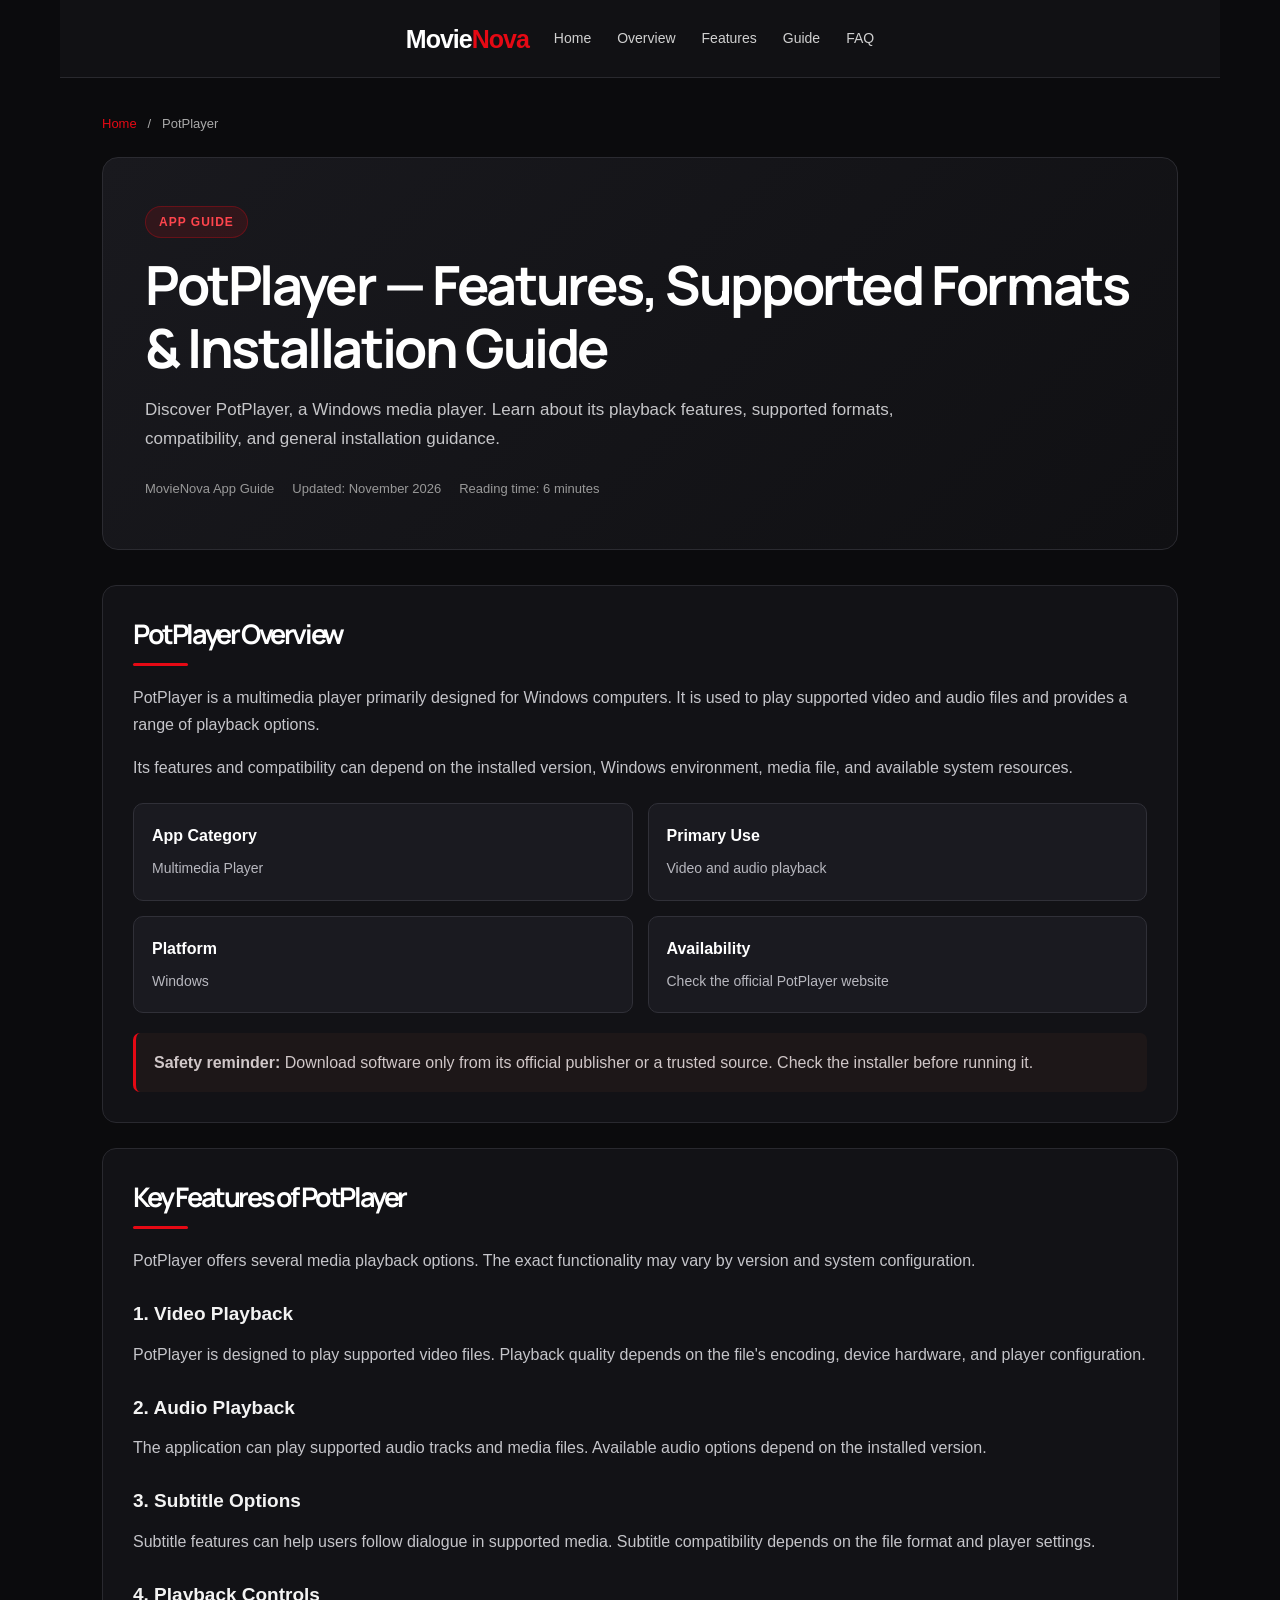
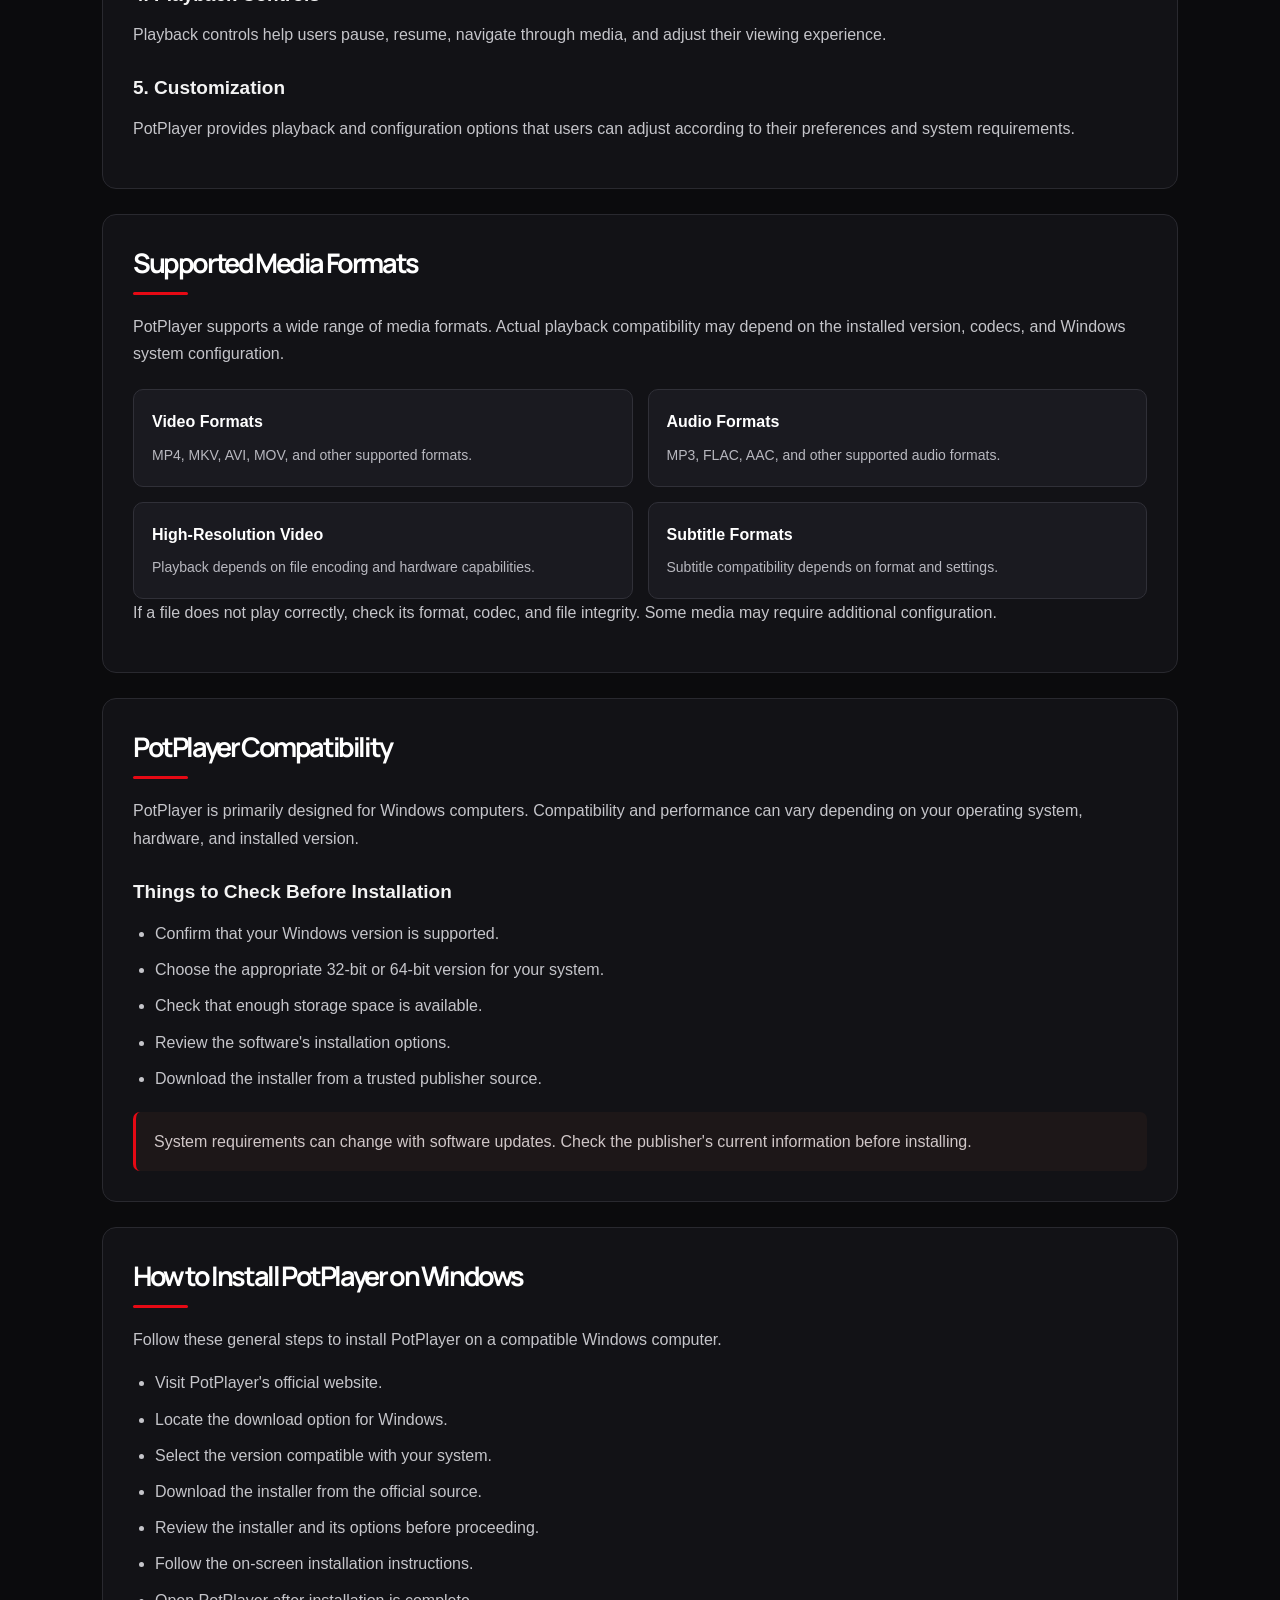
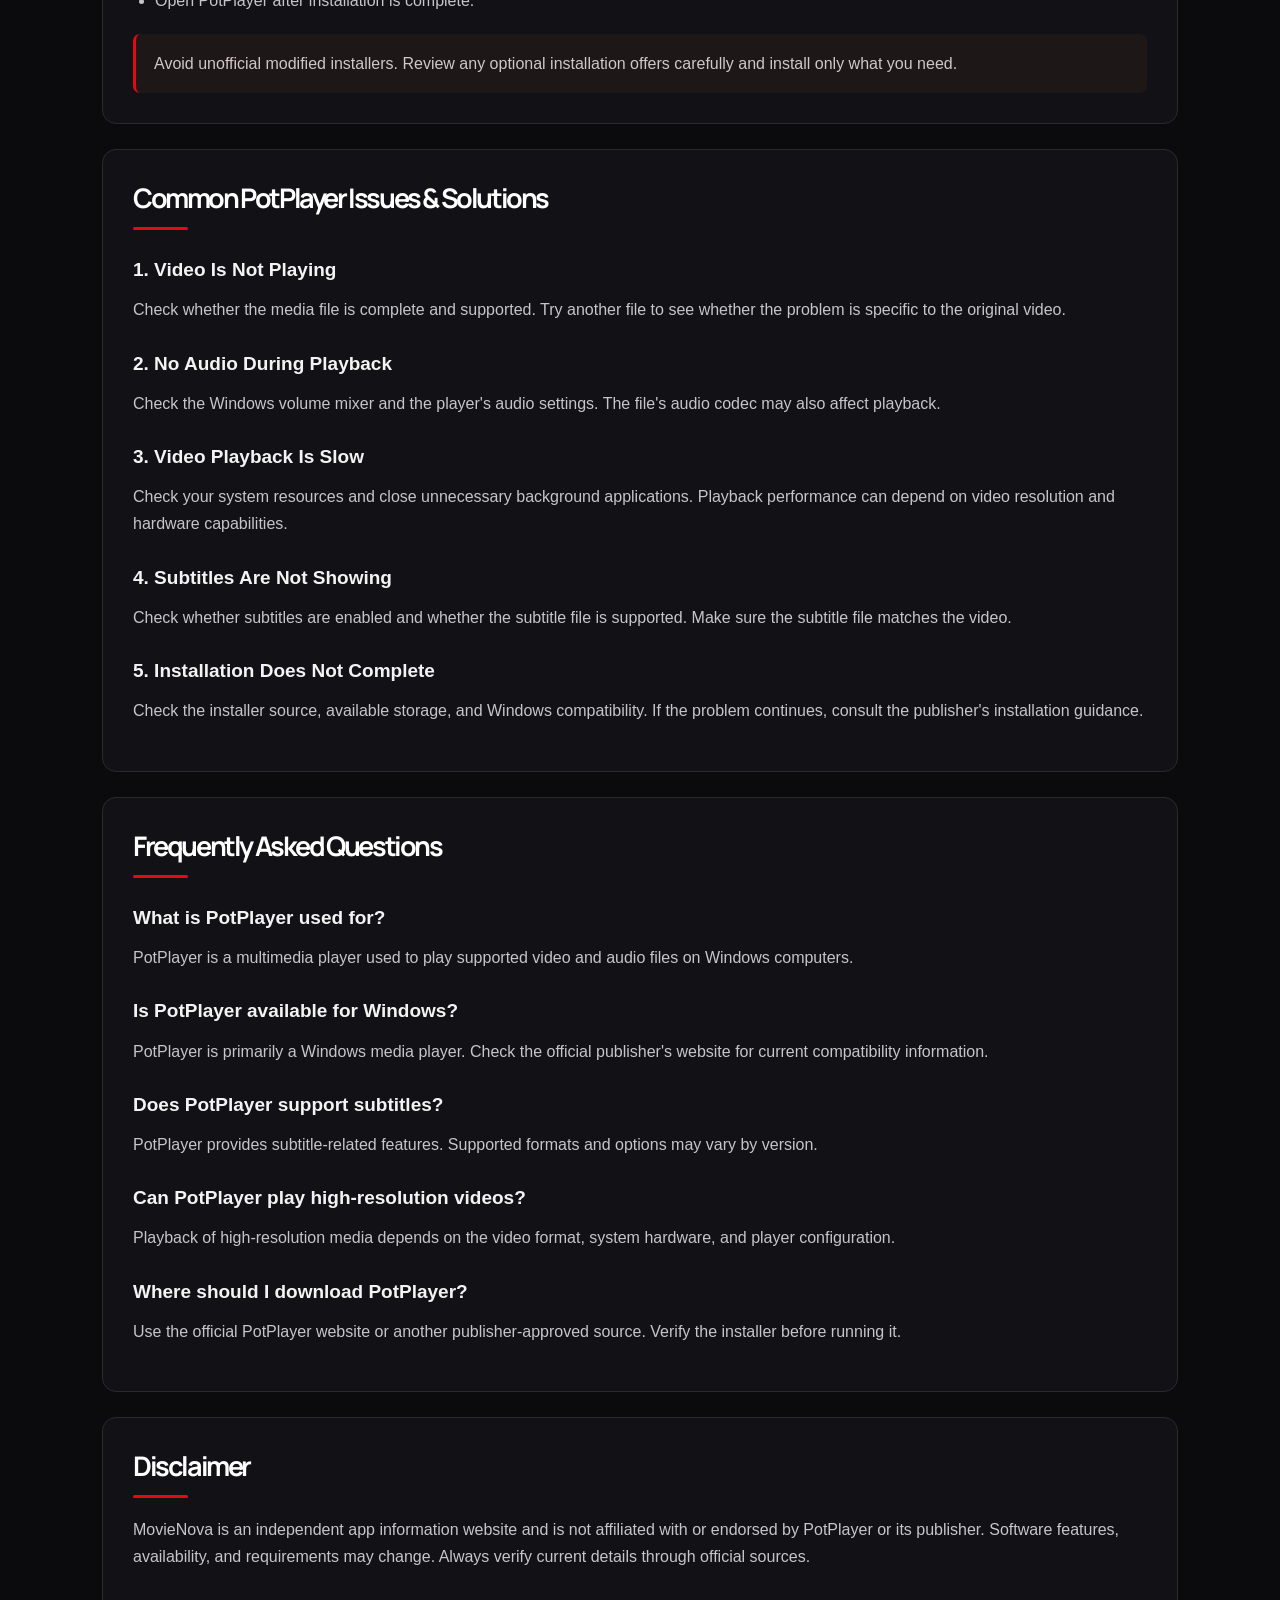
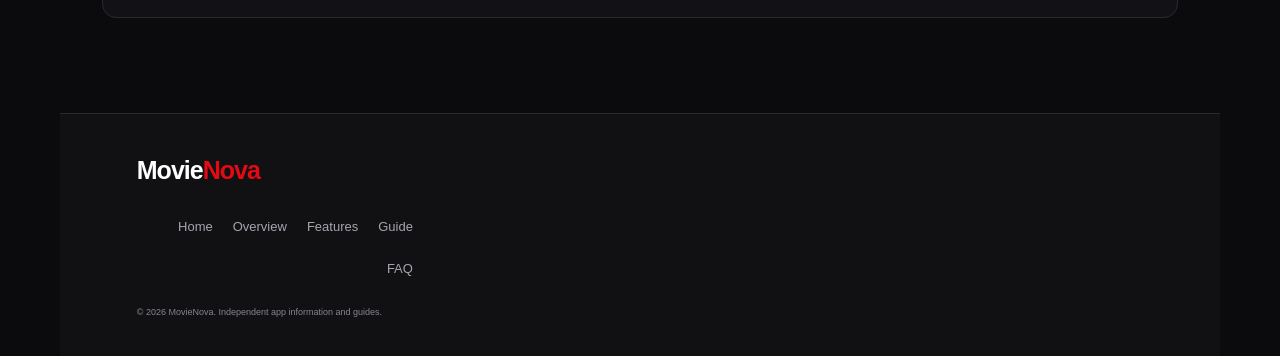
<file: potplayer.html>
<!DOCTYPE html>
<html lang="en">
<head>
  <meta charset="UTF-8">
  <meta name="viewport" content="width=device-width, initial-scale=1.0">

  <title>PotPlayer — Features, Formats & Installation Guide | MovieNova</title>

  <meta name="description" content="Learn about PotPlayer features, supported media formats, Windows compatibility, installation guidance, and common troubleshooting tips.">

  <meta name="theme-color" content="#0b0b0d">

  <link rel="stylesheet" href="style.css">

  <style>
    * {
      box-sizing: border-box;
    }

    body {
      margin: 0;
      background: #0b0b0d;
      color: #f5f5f5;
      font-family: Arial, Helvetica, sans-serif;
      line-height: 1.7;
    }

    a {
      color: inherit;
      text-decoration: none;
    }

    .site-header {
      background: #111114;
      border-bottom: 1px solid #29292e;
      padding: 18px 6%;
    }

    .header-inner {
      max-width: 1200px;
      margin: auto;
      display: flex;
      justify-content: space-between;
      align-items: center;
      gap: 25px;
    }

    .logo {
      font-size: 25px;
      font-weight: 800;
      color: #fff;
      letter-spacing: -1px;
    }

    .logo span {
      color: #e50914;
    }

    .nav-links {
      display: flex;
      align-items: center;
      gap: 26px;
      color: #d0d0d0;
      font-size: 14px;
    }

    .nav-links a:hover,
    .footer-links a:hover {
      color: #e50914;
    }

    .page-container {
      max-width: 1120px;
      margin: auto;
      padding: 35px 22px 70px;
    }

    .breadcrumb {
      font-size: 13px;
      color: #aaa;
      margin-bottom: 22px;
    }

    .breadcrumb a {
      color: #e50914;
    }

    .article-hero {
      background: linear-gradient(135deg, #19191e, #101013);
      border: 1px solid #2b2b31;
      border-radius: 16px;
      padding: 48px 42px;
      margin-bottom: 35px;
    }

    .article-label {
      display: inline-block;
      color: #ff454d;
      background: rgba(229, 9, 20, 0.12);
      border: 1px solid rgba(229, 9, 20, 0.3);
      border-radius: 30px;
      padding: 5px 13px;
      font-size: 12px;
      font-weight: 700;
      text-transform: uppercase;
      letter-spacing: 1px;
      margin-bottom: 15px;
    }

    .article-hero h1 {
      font-size: clamp(32px, 5vw, 54px);
      line-height: 1.15;
      margin: 0 0 18px;
      color: #fff;
    }

    .article-hero p {
      max-width: 760px;
      color: #c6c6c9;
      font-size: 17px;
      margin: 0;
    }

    .article-meta {
      display: flex;
      flex-wrap: wrap;
      gap: 18px;
      color: #999;
      font-size: 13px;
      margin-top: 25px;
    }

    .article-section {
      background: #121216;
      border: 1px solid #29292f;
      border-radius: 14px;
      padding: 30px;
      margin-bottom: 25px;
    }

    .article-section h2 {
      color: #fff;
      font-size: 27px;
      line-height: 1.3;
      margin: 0 0 18px;
    }

    .article-section h2::after {
      content: "";
      display: block;
      width: 55px;
      height: 3px;
      background: #e50914;
      margin-top: 12px;
      border-radius: 3px;
    }

    .article-section h3 {
      color: #f3f3f3;
      font-size: 19px;
      margin: 24px 0 10px;
    }

    .article-section p,
    .article-section ul {
      color: #c5c5ca;
    }

    .article-section p {
      margin: 0 0 16px;
    }

    .article-section ul {
      padding-left: 22px;
      margin: 12px 0 18px;
    }

    .article-section li {
      margin-bottom: 9px;
    }

    .info-grid {
      display: grid;
      grid-template-columns: repeat(2, minmax(0, 1fr));
      gap: 15px;
      margin-top: 22px;
    }

    .info-card {
      background: #1a1a20;
      border: 1px solid #303038;
      border-radius: 10px;
      padding: 18px;
    }

    .info-card strong {
      display: block;
      color: #fff;
      margin-bottom: 5px;
    }

    .info-card span {
      color: #b8b8bf;
      font-size: 14px;
    }

    .notice {
      background: #1d1718;
      border-left: 3px solid #e50914;
      padding: 16px 18px;
      border-radius: 7px;
      color: #d0c7c8;
      margin-top: 20px;
    }

    .site-footer {
      background: #111114;
      border-top: 1px solid #29292e;
      padding: 35px 6%;
      color: #aaa;
    }

    .footer-inner {
      max-width: 1200px;
      margin: auto;
      display: flex;
      justify-content: space-between;
      align-items: center;
      gap: 25px;
      flex-wrap: wrap;
    }

    .footer-links {
      display: flex;
      gap: 20px;
      flex-wrap: wrap;
      font-size: 13px;
    }

    @media (max-width: 700px) {
      .header-inner {
        flex-direction: column;
        gap: 14px;
      }

      .nav-links {
        justify-content: center;
        flex-wrap: wrap;
        gap: 15px;
      }

      .page-container {
        padding: 25px 15px 50px;
      }

      .article-hero {
        padding: 30px 22px;
      }

      .article-hero p {
        font-size: 15px;
      }

      .article-section {
        padding: 23px 20px;
      }

      .article-section h2 {
        font-size: 23px;
      }

      .info-grid {
        grid-template-columns: 1fr;
      }

      .footer-inner {
        flex-direction: column;
        align-items: flex-start;
      }
    }
  </style>
</head>

<body>

  <!-- MovieNova Header -->
  <header class="site-header">
    <div class="header-inner">

      <a href="index.html" class="logo">
        Movie<span>Nova</span>
      </a>

      <nav class="nav-links">
        <a href="index.html">Home</a>
        <a href="#overview">Overview</a>
        <a href="#features">Features</a>
        <a href="#guide">Guide</a>
        <a href="#faq">FAQ</a>
      </nav>

    </div>
  </header>

  <main class="page-container">

    <div class="breadcrumb">
      <a href="index.html">Home</a>
      &nbsp; / &nbsp;
      <span>PotPlayer</span>
    </div>

    <!-- Article Hero -->
    <section class="article-hero">

      <span class="article-label">App Guide</span>

      <h1>PotPlayer — Features, Supported Formats & Installation Guide</h1>

      <p>
        Discover PotPlayer, a Windows media player.
        Learn about its playback features, supported formats,
        compatibility, and general installation guidance.
      </p>

      <div class="article-meta">
        <span>MovieNova App Guide</span>
        <span>Updated: November 2026</span>
        <span>Reading time: 6 minutes</span>
      </div>

    </section>

    <!-- Overview -->
    <section class="article-section" id="overview">

      <h2>PotPlayer Overview</h2>

      <p>
        PotPlayer is a multimedia player primarily designed for
        Windows computers. It is used to play supported video
        and audio files and provides a range of playback options.
      </p>

      <p>
        Its features and compatibility can depend on the installed
        version, Windows environment, media file, and available
        system resources.
      </p>

      <div class="info-grid">

        <div class="info-card">
          <strong>App Category</strong>
          <span>Multimedia Player</span>
        </div>

        <div class="info-card">
          <strong>Primary Use</strong>
          <span>Video and audio playback</span>
        </div>

        <div class="info-card">
          <strong>Platform</strong>
          <span>Windows</span>
        </div>

        <div class="info-card">
          <strong>Availability</strong>
          <span>Check the official PotPlayer website</span>
        </div>

      </div>

      <div class="notice">
        <strong>Safety reminder:</strong>
        Download software only from its official publisher
        or a trusted source. Check the installer before running it.
      </div>

    </section>

    <!-- Features -->
    <section class="article-section" id="features">

      <h2>Key Features of PotPlayer</h2>

      <p>
        PotPlayer offers several media playback options.
        The exact functionality may vary by version and
        system configuration.
      </p>

      <h3>1. Video Playback</h3>

      <p>
        PotPlayer is designed to play supported video files.
        Playback quality depends on the file's encoding,
        device hardware, and player configuration.
      </p>

      <h3>2. Audio Playback</h3>

      <p>
        The application can play supported audio tracks
        and media files. Available audio options depend
        on the installed version.
      </p>

      <h3>3. Subtitle Options</h3>

      <p>
        Subtitle features can help users follow dialogue
        in supported media. Subtitle compatibility depends
        on the file format and player settings.
      </p>

      <h3>4. Playback Controls</h3>

      <p>
        Playback controls help users pause, resume,
        navigate through media, and adjust their
        viewing experience.
      </p>

      <h3>5. Customization</h3>

      <p>
        PotPlayer provides playback and configuration
        options that users can adjust according to
        their preferences and system requirements.
      </p>

    </section>
        <!-- Supported Media Formats -->
    <section class="article-section" id="formats">

      <h2>Supported Media Formats</h2>

      <p>
        PotPlayer supports a wide range of media formats.
        Actual playback compatibility may depend on the installed
        version, codecs, and Windows system configuration.
      </p>

      <div class="info-grid">

        <div class="info-card">
          <strong>Video Formats</strong>
          <span>MP4, MKV, AVI, MOV, and other supported formats.</span>
        </div>

        <div class="info-card">
          <strong>Audio Formats</strong>
          <span>MP3, FLAC, AAC, and other supported audio formats.</span>
        </div>

        <div class="info-card">
          <strong>High-Resolution Video</strong>
          <span>Playback depends on file encoding and hardware capabilities.</span>
        </div>

        <div class="info-card">
          <strong>Subtitle Formats</strong>
          <span>Subtitle compatibility depends on format and settings.</span>
        </div>

      </div>

      <p>
        If a file does not play correctly, check its format,
        codec, and file integrity. Some media may require
        additional configuration.
      </p>

    </section>

    <!-- Compatibility -->
    <section class="article-section" id="compatibility">

      <h2>PotPlayer Compatibility</h2>

      <p>
        PotPlayer is primarily designed for Windows computers.
        Compatibility and performance can vary depending on
        your operating system, hardware, and installed version.
      </p>

      <h3>Things to Check Before Installation</h3>

      <ul>
        <li>Confirm that your Windows version is supported.</li>
        <li>Choose the appropriate 32-bit or 64-bit version for your system.</li>
        <li>Check that enough storage space is available.</li>
        <li>Review the software's installation options.</li>
        <li>Download the installer from a trusted publisher source.</li>
      </ul>

      <div class="notice">
        System requirements can change with software updates.
        Check the publisher's current information before installing.
      </div>

    </section>

    <!-- Installation Guide -->
    <section class="article-section" id="guide">

      <h2>How to Install PotPlayer on Windows</h2>

      <p>
        Follow these general steps to install PotPlayer
        on a compatible Windows computer.
      </p>

      <ul>
        <li>Visit PotPlayer's official website.</li>
        <li>Locate the download option for Windows.</li>
        <li>Select the version compatible with your system.</li>
        <li>Download the installer from the official source.</li>
        <li>Review the installer and its options before proceeding.</li>
        <li>Follow the on-screen installation instructions.</li>
        <li>Open PotPlayer after installation is complete.</li>
      </ul>

      <div class="notice">
        Avoid unofficial modified installers. Review any optional
        installation offers carefully and install only what you need.
      </div>

    </section>

    <!-- Troubleshooting -->
    <section class="article-section" id="troubleshooting">

      <h2>Common PotPlayer Issues & Solutions</h2>

      <h3>1. Video Is Not Playing</h3>

      <p>
        Check whether the media file is complete and supported.
        Try another file to see whether the problem is specific
        to the original video.
      </p>

      <h3>2. No Audio During Playback</h3>

      <p>
        Check the Windows volume mixer and the player's audio
        settings. The file's audio codec may also affect playback.
      </p>

      <h3>3. Video Playback Is Slow</h3>

      <p>
        Check your system resources and close unnecessary
        background applications. Playback performance can
        depend on video resolution and hardware capabilities.
      </p>

      <h3>4. Subtitles Are Not Showing</h3>

      <p>
        Check whether subtitles are enabled and whether
        the subtitle file is supported. Make sure the
        subtitle file matches the video.
      </p>

      <h3>5. Installation Does Not Complete</h3>

      <p>
        Check the installer source, available storage,
        and Windows compatibility. If the problem continues,
        consult the publisher's installation guidance.
      </p>

    </section>

    <!-- FAQs -->
    <section class="article-section" id="faq">

      <h2>Frequently Asked Questions</h2>

      <h3>What is PotPlayer used for?</h3>

      <p>
        PotPlayer is a multimedia player used to play
        supported video and audio files on Windows computers.
      </p>

      <h3>Is PotPlayer available for Windows?</h3>

      <p>
        PotPlayer is primarily a Windows media player.
        Check the official publisher's website for
        current compatibility information.
      </p>

      <h3>Does PotPlayer support subtitles?</h3>

      <p>
        PotPlayer provides subtitle-related features.
        Supported formats and options may vary by version.
      </p>

      <h3>Can PotPlayer play high-resolution videos?</h3>

      <p>
        Playback of high-resolution media depends on the
        video format, system hardware, and player configuration.
      </p>

      <h3>Where should I download PotPlayer?</h3>

      <p>
        Use the official PotPlayer website or another
        publisher-approved source. Verify the installer
        before running it.
      </p>

    </section>

    <!-- Disclaimer -->
    <section class="article-section">

      <h2>Disclaimer</h2>

      <p>
        MovieNova is an independent app information website
        and is not affiliated with or endorsed by PotPlayer
        or its publisher. Software features, availability,
        and requirements may change. Always verify current
        details through official sources.
      </p>

    </section>

  </main>

  <!-- MovieNova Footer -->
  <footer class="site-footer">

    <div class="footer-inner">

      <a href="index.html" class="logo">
        Movie<span>Nova</span>
      </a>

      <div class="footer-links">
        <a href="index.html">Home</a>
        <a href="#overview">Overview</a>
        <a href="#features">Features</a>
        <a href="#guide">Guide</a>
        <a href="#faq">FAQ</a>
      </div>

      <p>
        © 2026 MovieNova. Independent app information and guides.
      </p>

    </div>

  </footer>

</body>
</html>
</file>
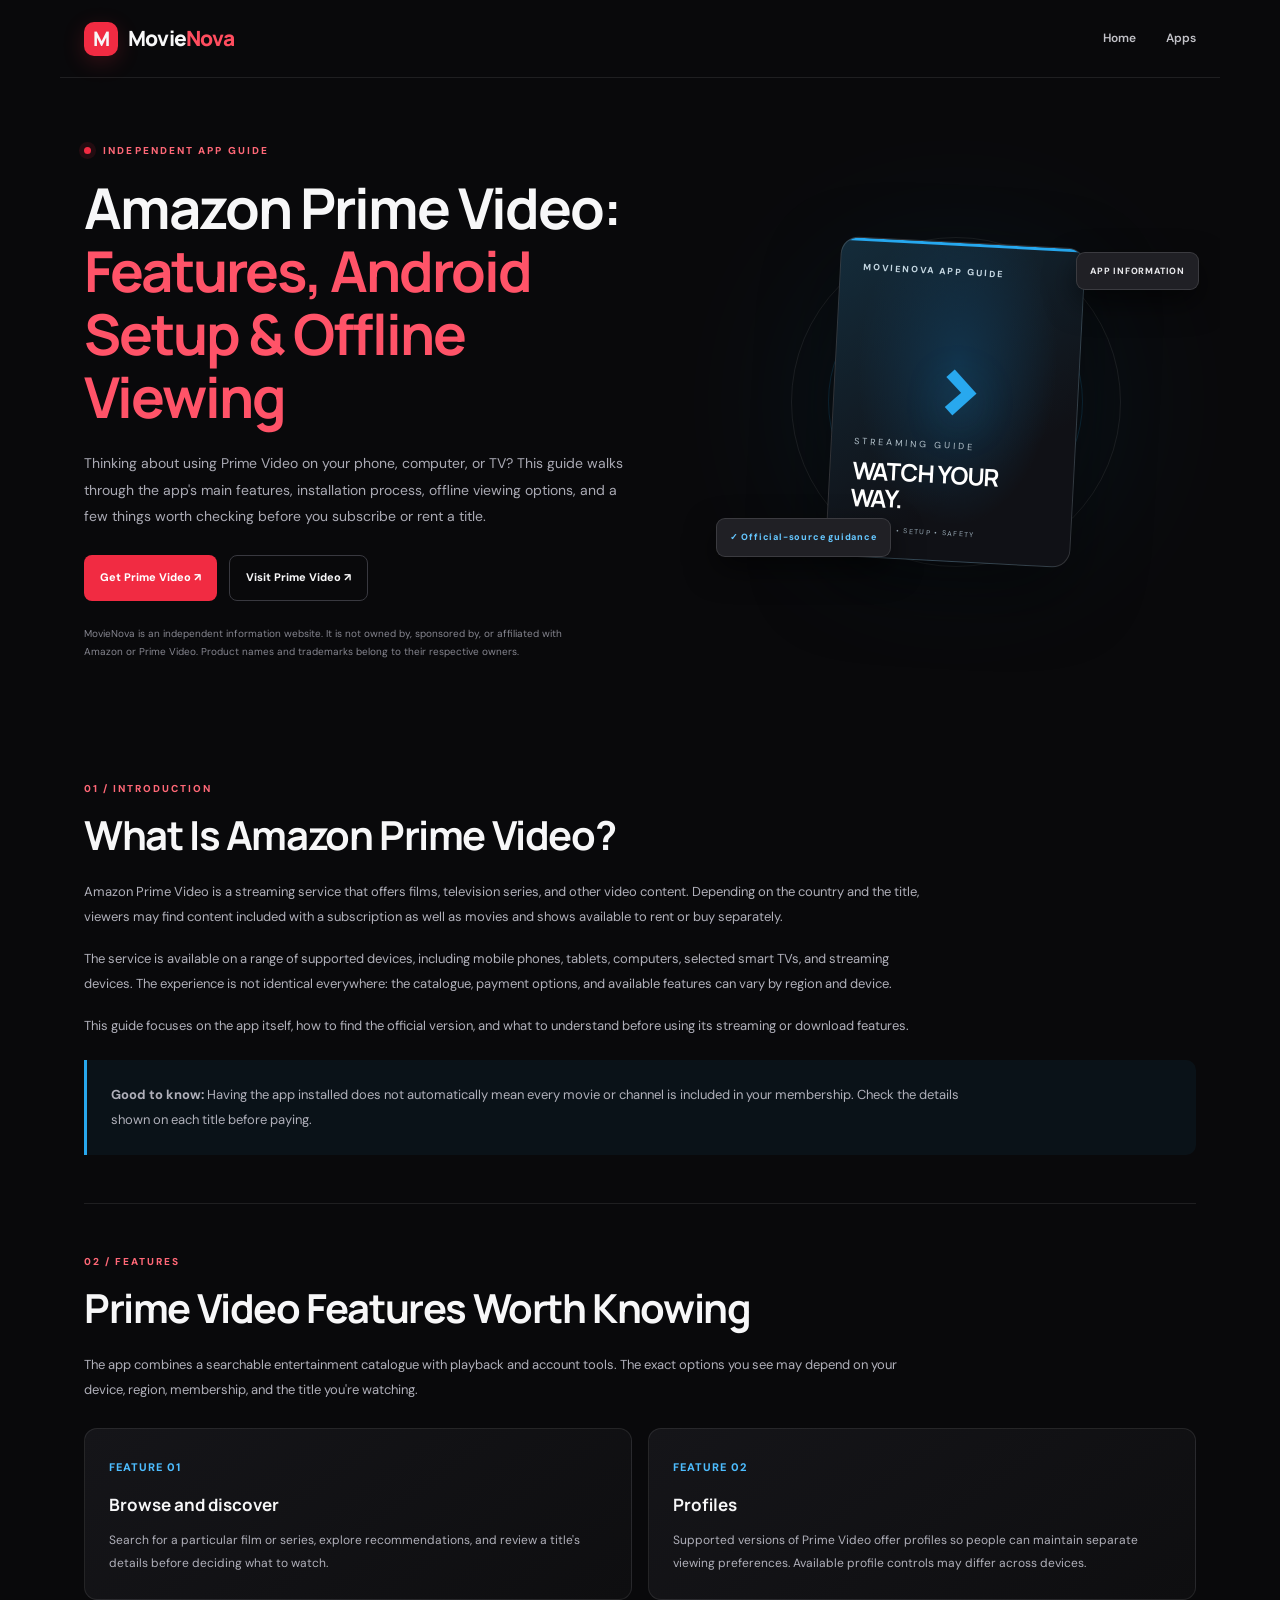
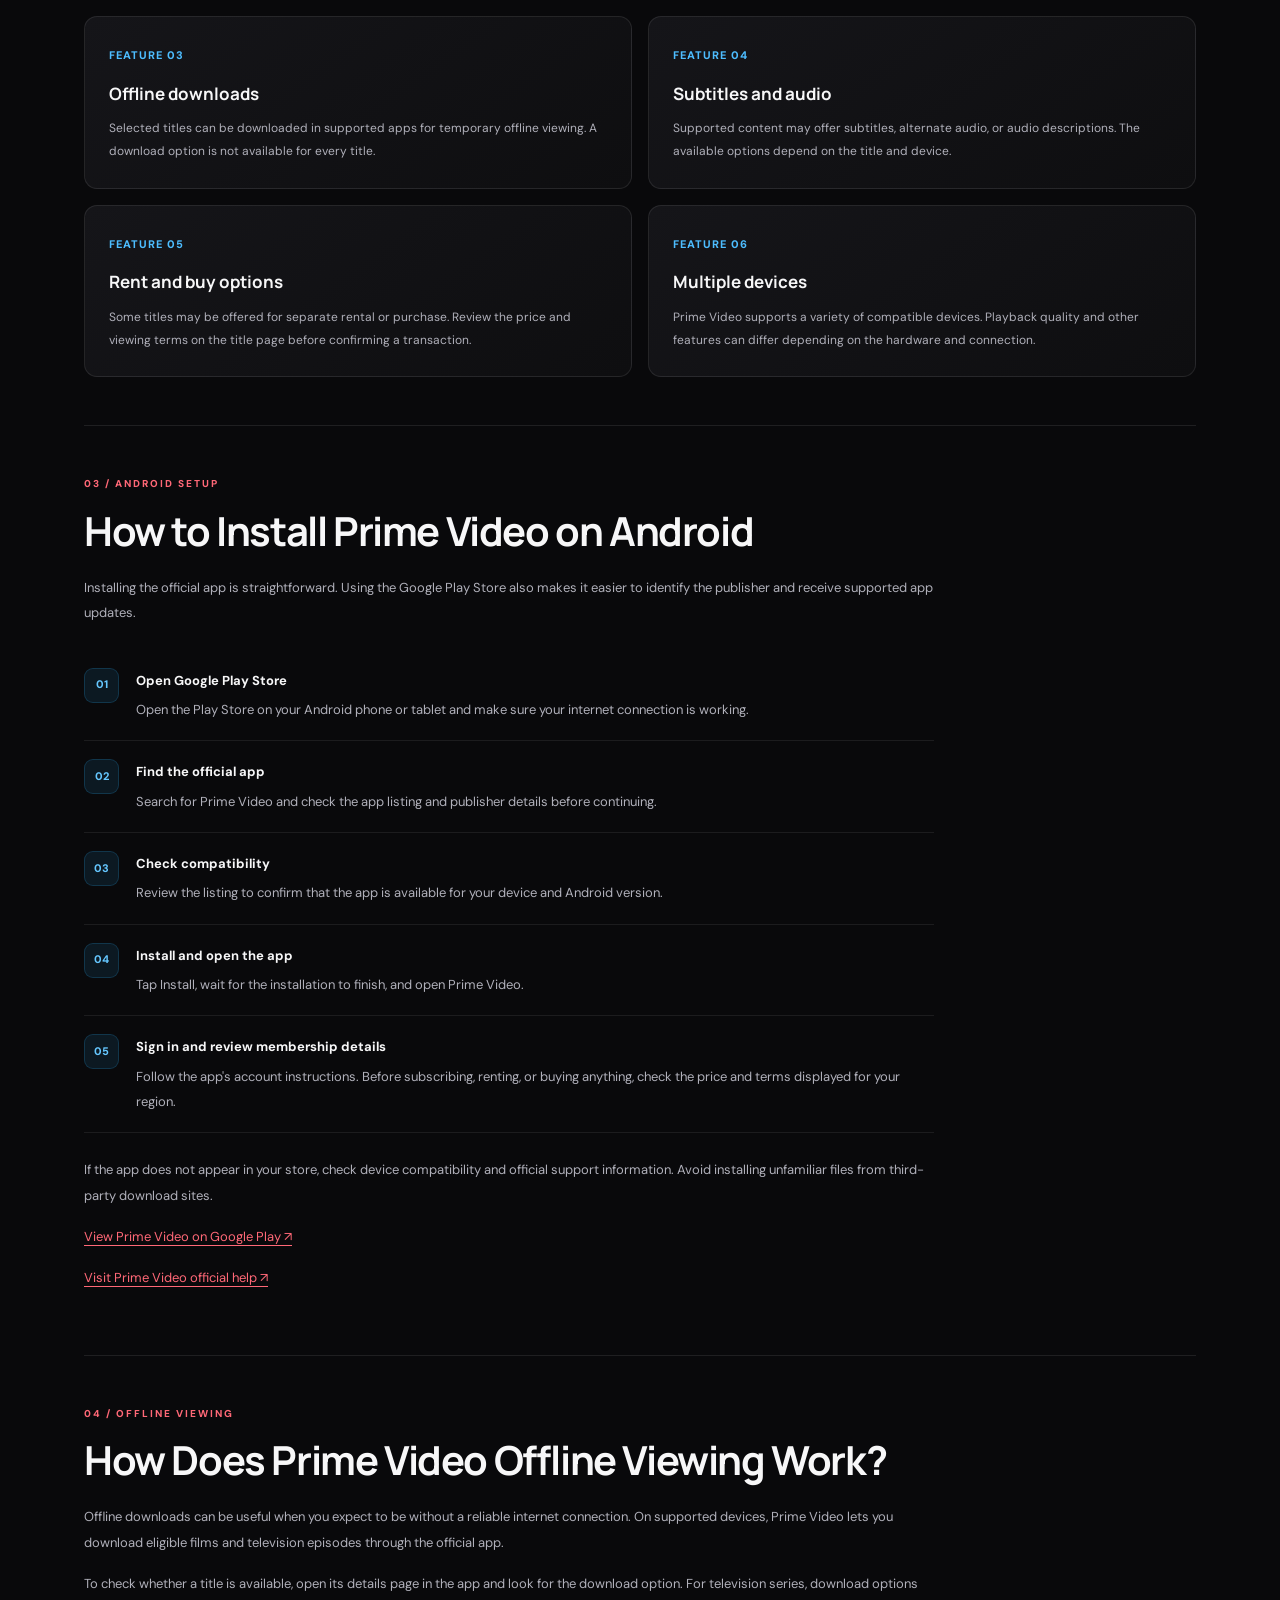
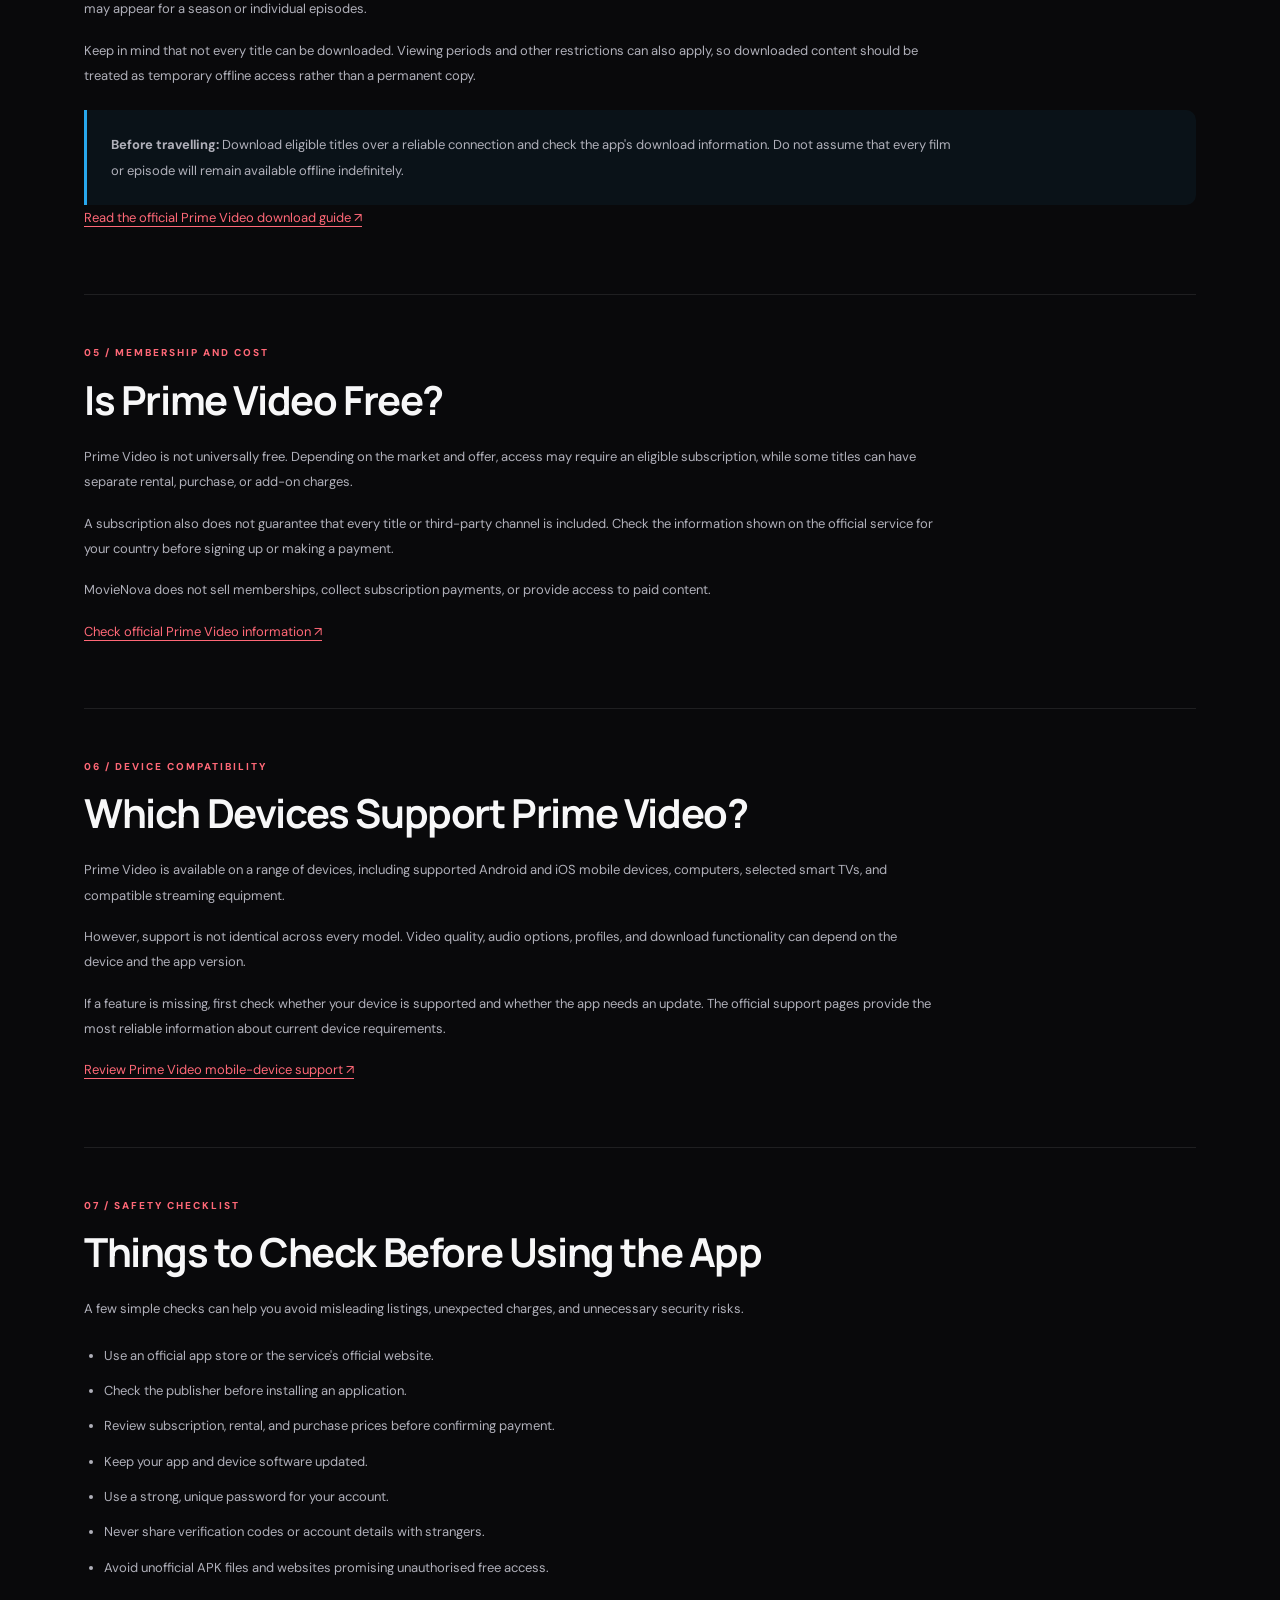
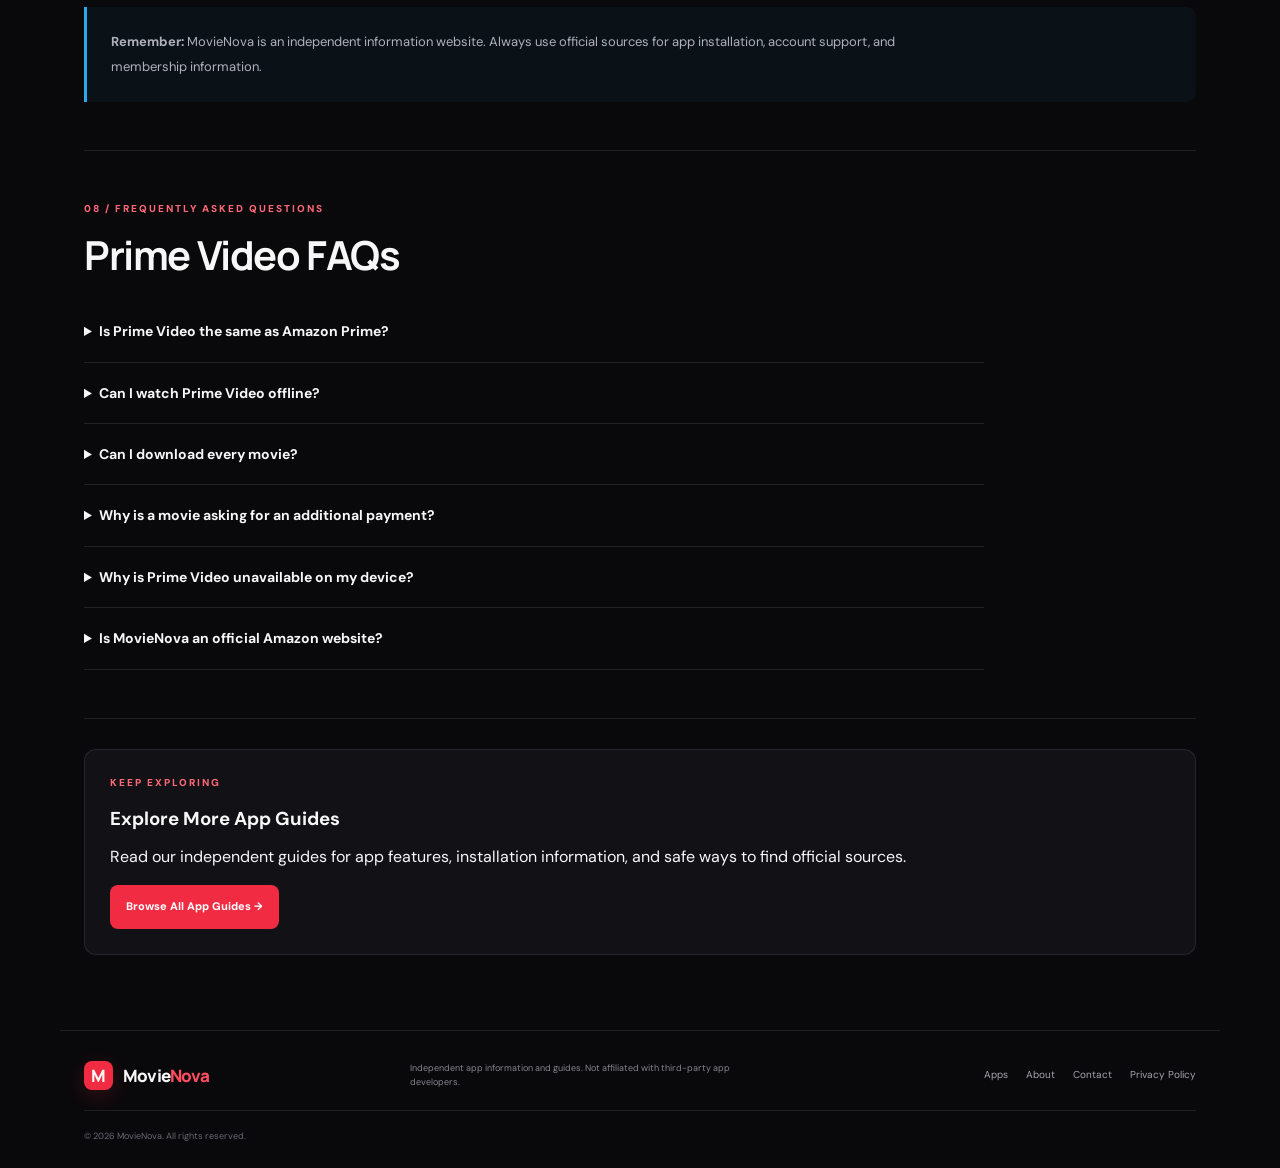
<file: prime-video.html>
<!DOCTYPE html>
<html lang="en">
<head>
  <meta charset="UTF-8">
  <meta name="viewport" content="width=device-width, initial-scale=1.0">
  <meta name="robots" content="index, follow">

  <title>Amazon Prime Video App Guide: Features, Android Setup &amp; Offline Viewing | MovieNova</title>

  <meta name="description" content="Learn about Amazon Prime Video features, Android installation, offline viewing, device compatibility, and safe official app sources with this independent MovieNova guide.">

  <link rel="canonical" href="https://a02768378-eng.github.io/prime-video.html">
  <meta name="theme-color" content="#09090b">
  <link rel="stylesheet" href="style.css">

  <style>
    /* Prime Video article styling */
    .pv-hero {
      max-width: 1160px;
      margin: auto;
      padding: 65px 24px 60px;
      min-height: 520px;
      display: grid;
      grid-template-columns: 1.1fr .9fr;
      align-items: center;
      gap: 45px;
      overflow: hidden;
    }

    .pv-hero-copy {
      min-width: 0;
      position: relative;
      z-index: 2;
    }

    .pv-hero h1 {
      font-family: Manrope, sans-serif;
      font-size: clamp(38px, 4.4vw, 58px);
      line-height: 1.12;
      letter-spacing: -2px;
      margin: 0 0 22px;
    }

    .pv-gradient {
      color: #ff5368;
    }

    .pv-intro {
      color: #aaaab4;
      font-size: 14px;
      line-height: 1.9;
      max-width: 550px;
      margin-bottom: 25px;
    }

    .pv-actions {
      display: flex;
      flex-wrap: wrap;
      gap: 12px;
      margin-bottom: 24px;
    }

    .pv-button {
      display: inline-flex;
      justify-content: center;
      align-items: center;
      padding: 13px 16px;
      border-radius: 8px;
      font-size: 11px;
      font-weight: 800;
      transition: transform .2s, background .2s;
    }

    .pv-button:hover {
      transform: translateY(-2px);
    }

    .pv-button-primary {
      color: white;
      background: #f12b42;
    }

    .pv-button-primary:hover {
      background: #ff4055;
    }

    .pv-button-secondary {
      color: #f7f7f8;
      border: 1px solid #393940;
    }

    .pv-disclaimer {
      color: #85858f;
      font-size: 10px;
      line-height: 1.8;
      max-width: 480px;
      margin: 20px 0 0;
    }

    .pv-art {
      min-width: 0;
      min-height: 360px;
      display: flex;
      align-items: center;
      justify-content: center;
      position: relative;
      isolation: isolate;
    }

    .pv-art-glow {
      position: absolute;
      width: 260px;
      height: 260px;
      border-radius: 50%;
      background: #20a5ec;
      opacity: .12;
      filter: blur(90px);
    }

    .pv-orbit {
      position: absolute;
      width: 330px;
      height: 330px;
      border: 1px solid rgba(255,255,255,.08);
      border-radius: 50%;
    }

    .pv-orbit-inner {
      width: 255px;
      height: 255px;
      border-color: rgba(31,166,238,.18);
    }

    .pv-poster {
      width: 245px;
      height: 320px;
      position: relative;
      z-index: 1;
      display: flex;
      flex-direction: column;
      justify-content: space-between;
      padding: 22px;
      border: 1px solid rgba(255,255,255,.14);
      border-radius: 18px;
      overflow: hidden;
      background:
        radial-gradient(ellipse at 50% 38%, #12334b 0%, transparent 58%),
        linear-gradient(145deg, #142c3b, #101116 70%);
      box-shadow: 0 25px 75px rgba(0,0,0,.45);
      transform: rotate(3deg);
    }

    .pv-poster::before {
      content: "";
      position: absolute;
      inset: 0;
      border-top: 3px solid #26a8ef;
      pointer-events: none;
    }

    .pv-poster-label {
      color: #c3d5e0;
      font-size: 9px;
      font-weight: 800;
      letter-spacing: 2px;
    }

    .pv-symbol {
      position: absolute;
      top: 45%;
      left: 50%;
      transform: translate(-50%, -50%);
      color: #28a8ee;
      font-family: Manrope, sans-serif;
      font-weight: 800;
      font-size: 95px;
      letter-spacing: -7px;
      text-shadow: 0 10px 45px rgba(40,168,238,.28);
    }

    .pv-poster-bottom {
      position: relative;
      z-index: 1;
    }

    .pv-poster-bottom span {
      display: block;
      color: #b4c3cc;
      font-size: 9px;
      letter-spacing: 3px;
      margin-bottom: 7px;
    }

    .pv-poster-bottom strong {
      display: block;
      color: white;
      font-family: Manrope, sans-serif;
      font-size: 24px;
      line-height: 1.15;
      letter-spacing: -1px;
    }

    .pv-poster-bottom small {
      display: block;
      color: #9aabb7;
      font-size: 7px;
      letter-spacing: 1.3px;
      margin-top: 12px;
    }

    .pv-float {
      position: absolute;
      z-index: 2;
      padding: 11px 13px;
      background: #202025;
      border: 1px solid rgba(255,255,255,.12);
      border-radius: 9px;
      color: #e8e8eb;
      font-size: 9px;
      font-weight: 800;
      letter-spacing: .8px;
      box-shadow: 0 12px 30px #0008;
    }

    .pv-float-top {
      top: 30px;
      right: -3px;
    }

    .pv-float-bottom {
      bottom: 25px;
      left: 0;
      color: #65c7ff;
    }

    .pv-article {
      max-width: 1160px;
      margin: auto;
      padding: 10px 24px 75px;
    }

    .pv-section {
      padding: 48px 0;
      border-bottom: 1px solid rgba(255,255,255,.09);
      scroll-margin-top: 25px;
    }

    .pv-section h2 {
      font-family: Manrope, sans-serif;
      font-size: clamp(28px, 3.5vw, 40px);
      line-height: 1.2;
      letter-spacing: -1.4px;
      margin: 0 0 20px;
    }

    .pv-section h3 {
      font-family: Manrope, sans-serif;
      font-size: 17px;
      margin: 0 0 10px;
    }

    .pv-section p,
    .pv-section li {
      color: #b0b0ba;
      font-size: 13px;
      line-height: 1.95;
    }

    .pv-section p {
      max-width: 850px;
      margin-bottom: 16px;
    }

    .pv-section a:not(.pv-card-link) {
      color: #ff6877;
      text-decoration: underline;
      text-underline-offset: 4px;
    }

    .pv-label {
      color: #ff6877 !important;
      font-size: 10px !important;
      font-weight: 800;
      letter-spacing: 2px;
      margin-bottom: 13px !important;
    }

    .pv-grid {
      display: grid;
      grid-template-columns: repeat(2, minmax(0, 1fr));
      gap: 16px;
      margin-top: 25px;
    }

    .pv-card {
      padding: 24px;
      background: linear-gradient(145deg, #151519, #0e0e10);
      border: 1px solid rgba(255,255,255,.09);
      border-radius: 13px;
      transition: border-color .2s, transform .2s;
    }

    .pv-card:hover {
      border-color: rgba(40,168,238,.45);
      transform: translateY(-3px);
    }

    .pv-card-number {
      display: inline-block;
      color: #4dbdff;
      font-size: 11px;
      font-weight: 800;
      letter-spacing: 1px;
      margin-bottom: 15px;
    }

    .pv-card p {
      margin-bottom: 0;
      font-size: 12px;
    }

    .pv-callout {
      padding: 22px 24px;
      margin-top: 22px;
      background: rgba(40,168,238,.06);
      border-left: 3px solid #28a8ee;
      border-radius: 0 10px 10px 0;
    }

    .pv-callout p {
      margin: 0;
    }

    .pv-steps {
      list-style: none;
      padding: 0;
      margin: 24px 0;
      max-width: 850px;
    }

    .pv-steps li {
      display: flex;
      gap: 17px;
      padding: 18px 0;
      border-bottom: 1px solid rgba(255,255,255,.08);
    }

    .pv-step-number {
      flex: 0 0 35px;
      height: 35px;
      display: grid;
      place-items: center;
      color: #65c7ff;
      background: rgba(40,168,238,.1);
      border: 1px solid rgba(40,168,238,.2);
      border-radius: 9px;
      font-size: 11px;
      font-weight: 800;
    }

    .pv-steps strong {
      display: block;
      color: #f7f7f8;
      margin-bottom: 4px;
      font-size: 13px;
    }

    .pv-steps p {
      margin: 0;
    }

    .pv-checklist {
      padding-left: 20px;
      max-width: 850px;
    }

    .pv-checklist li {
      padding: 5px 0;
    }

    .pv-faq {
      max-width: 900px;
      margin-top: 22px;
    }

    .pv-faq details {
      border-bottom: 1px solid rgba(255,255,255,.1);
      padding: 19px 0;
    }

    .pv-faq summary {
      cursor: pointer;
      color: #f7f7f8;
      font-size: 14px;
      font-weight: 700;
      line-height: 1.6;
    }

    .pv-faq details p {
      margin: 12px 0 0;
    }

    .pv-related {
      margin-top: 30px;
      padding: 25px;
      background: #121216;
      border: 1px solid rgba(255,255,255,.09);
      border-radius: 12px;
    }

    .pv-related h3 {
      margin-bottom: 10px;
    }

    @media (max-width: 800px) {
      .pv-hero {
        grid-template-columns: 1fr .8fr;
        gap: 20px;
        padding-top: 50px;
      }

      .pv-hero h1 {
        font-size: clamp(34px, 5vw, 45px);
      }

      .pv-poster {
        width: 210px;
        height: 290px;
      }

      .pv-orbit {
        width: 280px;
        height: 280px;
      }

      .pv-orbit-inner {
        width: 220px;
        height: 220px;
      }
    }

    @media (max-width: 650px) {
      .pv-hero {
        grid-template-columns: 1fr;
        gap: 8px;
        padding: 45px 22px 35px;
      }

      .pv-hero h1 {
        font-size: clamp(36px, 9vw, 47px);
        letter-spacing: -1.5px;
      }

      .pv-intro {
        font-size: 13px;
      }

      .pv-actions {
        flex-direction: column;
      }

      .pv-button {
        width: 100%;
        min-height: 45px;
      }

      .pv-art {
        min-height: 340px;
        margin-top: 10px;
      }

      .pv-poster {
        width: 220px;
        height: 285px;
      }

      .pv-float-top {
        right: 0;
      }

      .pv-float-bottom {
        left: 0;
      }

      .pv-article {
        padding: 0 22px 50px;
      }

      .pv-section {
        padding: 36px 0;
      }

      .pv-grid {
        grid-template-columns: 1fr;
      }

      .pv-card {
        padding: 21px;
      }
    }

    @media (max-width: 380px) {
      .pv-hero {
        padding-left: 17px;
        padding-right: 17px;
      }

      .pv-hero h1 {
        font-size: 34px;
      }

      .pv-article {
        padding-left: 17px;
        padding-right: 17px;
      }
    }
  </style>
</head>

<body>

  <!-- SHARED HEADER -->
  <header class="site-header">
    <a class="brand" href="index.html" aria-label="MovieNova home">
      <span class="brand-mark">M</span>
      <span>Movie<span class="red">Nova</span></span>
    </a>

    <button
      class="menu-toggle"
      aria-label="Toggle navigation"
      aria-expanded="false"
      aria-controls="nav">
      ☰
    </button>

    <nav class="nav" id="nav" aria-label="Main navigation">
      <a href="index.html">Home</a>
      <a href="apps.html">Apps</a>
    </nav>
  </header>

  <main>

    <!-- HERO -->
    <section class="pv-hero" id="overview">

      <div class="pv-hero-copy">
        <p class="eyebrow">
          <span class="pulse"></span>
          INDEPENDENT APP GUIDE
        </p>

        <h1>
          Amazon Prime Video:
          <span class="pv-gradient">Features, Android Setup &amp; Offline Viewing</span>
        </h1>

        <p class="pv-intro">
          Thinking about using Prime Video on your phone, computer, or TV?
          This guide walks through the app's main features, installation
          process, offline viewing options, and a few things worth checking
          before you subscribe or rent a title.
        </p>

        <div class="pv-actions">
          <a
            class="pv-button pv-button-primary"
            href="https://play.google.com/store/apps/details?id=com.amazon.avod.thirdpartyclient"
            target="_blank"
            rel="noopener noreferrer">
            Get Prime Video ↗
          </a>

          <a
            class="pv-button pv-button-secondary"
            href="https://www.primevideo.com/"
            target="_blank"
            rel="noopener noreferrer">
            Visit Prime Video ↗
          </a>
        </div>

        <p class="pv-disclaimer">
          MovieNova is an independent information website. It is not owned
          by, sponsored by, or affiliated with Amazon or Prime Video.
          Product names and trademarks belong to their respective owners.
        </p>
      </div>

      <div class="pv-art" aria-hidden="true">
        <div class="pv-art-glow"></div>
        <div class="pv-orbit"></div>
        <div class="pv-orbit pv-orbit-inner"></div>

        <div class="pv-poster">
          <span class="pv-poster-label">MOVIENOVA APP GUIDE</span>

          <div class="pv-symbol">›</div>

          <div class="pv-poster-bottom">
            <span>STREAMING GUIDE</span>
            <strong>WATCH YOUR WAY.</strong>
            <small>FEATURES • SETUP • SAFETY</small>
          </div>
        </div>

        <div class="pv-float pv-float-top">APP INFORMATION</div>
        <div class="pv-float pv-float-bottom">✓ Official-source guidance</div>
      </div>

    </section>

    <article class="pv-article">

      <!-- INTRODUCTION -->
      <section class="pv-section" id="about">
        <p class="pv-label">01 / INTRODUCTION</p>

        <h2>What Is Amazon Prime Video?</h2>

        <p>
          Amazon Prime Video is a streaming service that offers films,
          television series, and other video content. Depending on the
          country and the title, viewers may find content included with
          a subscription as well as movies and shows available to rent
          or buy separately.
        </p>

        <p>
          The service is available on a range of supported devices,
          including mobile phones, tablets, computers, selected smart TVs,
          and streaming devices. The experience is not identical everywhere:
          the catalogue, payment options, and available features can vary
          by region and device.
        </p>

        <p>
          This guide focuses on the app itself, how to find the official
          version, and what to understand before using its streaming or
          download features.
        </p>

        <div class="pv-callout">
          <p>
            <strong>Good to know:</strong> Having the app installed does not
            automatically mean every movie or channel is included in your
            membership. Check the details shown on each title before paying.
          </p>
        </div>
      </section>

      <!-- FEATURES -->
      <section class="pv-section" id="features">
        <p class="pv-label">02 / FEATURES</p>

        <h2>Prime Video Features Worth Knowing</h2>

        <p>
          The app combines a searchable entertainment catalogue with
          playback and account tools. The exact options you see may depend
          on your device, region, membership, and the title you're watching.
        </p>

        <div class="pv-grid">

          <div class="pv-card">
            <span class="pv-card-number">FEATURE 01</span>
            <h3>Browse and discover</h3>
            <p>
              Search for a particular film or series, explore recommendations,
              and review a title's details before deciding what to watch.
            </p>
          </div>

          <div class="pv-card">
            <span class="pv-card-number">FEATURE 02</span>
            <h3>Profiles</h3>
            <p>
              Supported versions of Prime Video offer profiles so people
              can maintain separate viewing preferences. Available profile
              controls may differ across devices.
            </p>
          </div>

          <div class="pv-card">
            <span class="pv-card-number">FEATURE 03</span>
            <h3>Offline downloads</h3>
            <p>
              Selected titles can be downloaded in supported apps for
              temporary offline viewing. A download option is not available
              for every title.
            </p>
          </div>

          <div class="pv-card">
            <span class="pv-card-number">FEATURE 04</span>
            <h3>Subtitles and audio</h3>
            <p>
              Supported content may offer subtitles, alternate audio,
              or audio descriptions. The available options depend on
              the title and device.
            </p>
          </div>

          <div class="pv-card">
            <span class="pv-card-number">FEATURE 05</span>
            <h3>Rent and buy options</h3>
            <p>
              Some titles may be offered for separate rental or purchase.
              Review the price and viewing terms on the title page before
              confirming a transaction.
            </p>
          </div>

          <div class="pv-card">
            <span class="pv-card-number">FEATURE 06</span>
            <h3>Multiple devices</h3>
            <p>
              Prime Video supports a variety of compatible devices.
              Playback quality and other features can differ depending
              on the hardware and connection.
            </p>
          </div>

        </div>
      </section>

      <!-- ANDROID SETUP -->
      <section class="pv-section" id="setup">
        <p class="pv-label">03 / ANDROID SETUP</p>

        <h2>How to Install Prime Video on Android</h2>

        <p>
          Installing the official app is straightforward. Using the
          Google Play Store also makes it easier to identify the publisher
          and receive supported app updates.
        </p>

        <ol class="pv-steps">

          <li>
            <span class="pv-step-number">01</span>
            <div>
              <strong>Open Google Play Store</strong>
              <p>
                Open the Play Store on your Android phone or tablet and
                make sure your internet connection is working.
              </p>
            </div>
          </li>

          <li>
            <span class="pv-step-number">02</span>
            <div>
              <strong>Find the official app</strong>
              <p>
                Search for Prime Video and check the app listing and
                publisher details before continuing.
              </p>
            </div>
          </li>

          <li>
            <span class="pv-step-number">03</span>
            <div>
              <strong>Check compatibility</strong>
              <p>
                Review the listing to confirm that the app is available
                for your device and Android version.
              </p>
            </div>
          </li>

          <li>
            <span class="pv-step-number">04</span>
            <div>
              <strong>Install and open the app</strong>
              <p>
                Tap Install, wait for the installation to finish, and
                open Prime Video.
              </p>
            </div>
          </li>

          <li>
            <span class="pv-step-number">05</span>
            <div>
              <strong>Sign in and review membership details</strong>
              <p>
                Follow the app's account instructions. Before subscribing,
                renting, or buying anything, check the price and terms
                displayed for your region.
              </p>
            </div>
          </li>

        </ol>

        <p>
          If the app does not appear in your store, check device
          compatibility and official support information. Avoid installing
          unfamiliar files from third-party download sites.
        </p>

        <p>
          <a
            href="https://play.google.com/store/apps/details?id=com.amazon.avod.thirdpartyclient"
            target="_blank"
            rel="noopener noreferrer">
            View Prime Video on Google Play ↗
          </a>
        </p>

        <p>
          <a
            href="https://www.primevideo.com/help/"
            target="_blank"
            rel="noopener noreferrer">
            Visit Prime Video official help ↗
          </a>
        </p>
      </section>

      <!-- OFFLINE VIEWING -->
      <section class="pv-section" id="downloads">
        <p class="pv-label">04 / OFFLINE VIEWING</p>

        <h2>How Does Prime Video Offline Viewing Work?</h2>

        <p>
          Offline downloads can be useful when you expect to be without
          a reliable internet connection. On supported devices, Prime
          Video lets you download eligible films and television episodes
          through the official app.
        </p>

        <p>
          To check whether a title is available, open its details page
          in the app and look for the download option. For television
          series, download options may appear for a season or individual
          episodes.
        </p>

        <p>
          Keep in mind that not every title can be downloaded. Viewing
          periods and other restrictions can also apply, so downloaded
          content should be treated as temporary offline access rather
          than a permanent copy.
        </p>

        <div class="pv-callout">
          <p>
            <strong>Before travelling:</strong> Download eligible titles
            over a reliable connection and check the app's download
            information. Do not assume that every film or episode will
            remain available offline indefinitely.
          </p>
        </div>

        <p>
          <a
            href="https://www.primevideo.com/help?nodeId=GMF637NHNEF9D8GT"
            target="_blank"
            rel="noopener noreferrer">
            Read the official Prime Video download guide ↗
          </a>
        </p>
      </section>

      <!-- MEMBERSHIP -->
      <section class="pv-section" id="membership">
        <p class="pv-label">05 / MEMBERSHIP AND COST</p>

        <h2>Is Prime Video Free?</h2>

        <p>
          Prime Video is not universally free. Depending on the market
          and offer, access may require an eligible subscription, while
          some titles can have separate rental, purchase, or add-on
          charges.
        </p>

        <p>
          A subscription also does not guarantee that every title or
          third-party channel is included. Check the information shown
          on the official service for your country before signing up
          or making a payment.
        </p>

        <p>
          MovieNova does not sell memberships, collect subscription
          payments, or provide access to paid content.
        </p>

        <p>
          <a
            href="https://www.primevideo.com/"
            target="_blank"
            rel="noopener noreferrer">
            Check official Prime Video information ↗
          </a>
        </p>
      </section>

      <!-- COMPATIBILITY -->
      <section class="pv-section" id="compatibility">
        <p class="pv-label">06 / DEVICE COMPATIBILITY</p>

        <h2>Which Devices Support Prime Video?</h2>

        <p>
          Prime Video is available on a range of devices, including
          supported Android and iOS mobile devices, computers, selected
          smart TVs, and compatible streaming equipment.
        </p>

        <p>
          However, support is not identical across every model. Video
          quality, audio options, profiles, and download functionality
          can depend on the device and the app version.
        </p>

        <p>
          If a feature is missing, first check whether your device is
          supported and whether the app needs an update. The official
          support pages provide the most reliable information about
          current device requirements.
        </p>

        <p>
          <a
            href="https://www.primevideo.com/help?nodeId=G97NYNWZ7BB9CNDW"
            target="_blank"
            rel="noopener noreferrer">
            Review Prime Video mobile-device support ↗
          </a>
        </p>
      </section>

      <!-- SAFETY -->
      <section class="pv-section" id="safety">
        <p class="pv-label">07 / SAFETY CHECKLIST</p>

        <h2>Things to Check Before Using the App</h2>

        <p>
          A few simple checks can help you avoid misleading listings,
          unexpected charges, and unnecessary security risks.
        </p>

        <ul class="pv-checklist">
          <li>Use an official app store or the service's official website.</li>
          <li>Check the publisher before installing an application.</li>
          <li>Review subscription, rental, and purchase prices before confirming payment.</li>
          <li>Keep your app and device software updated.</li>
          <li>Use a strong, unique password for your account.</li>
          <li>Never share verification codes or account details with strangers.</li>
          <li>Avoid unofficial APK files and websites promising unauthorised free access.</li>
        </ul>

        <div class="pv-callout">
          <p>
            <strong>Remember:</strong> MovieNova is an independent
            information website. Always use official sources for app
            installation, account support, and membership information.
          </p>
        </div>
      </section>

      <!-- FAQ -->
      <section class="pv-section" id="faq">
        <p class="pv-label">08 / FREQUENTLY ASKED QUESTIONS</p>

        <h2>Prime Video FAQs</h2>

        <div class="pv-faq">

          <details>
            <summary>Is Prime Video the same as Amazon Prime?</summary>
            <p>
              Prime Video is Amazon's video streaming service. How it
              relates to an Amazon Prime membership depends on the
              country and the available subscription options. Check
              the official terms for your region.
            </p>
          </details>

          <details>
            <summary>Can I watch Prime Video offline?</summary>
            <p>
              Selected titles can be downloaded through supported apps
              and devices. Download availability and viewing restrictions
              vary by title and subscription.
            </p>
          </details>

          <details>
            <summary>Can I download every movie?</summary>
            <p>
              No. The download option is available only for eligible
              titles. Check the title details in the official app.
            </p>
          </details>

          <details>
            <summary>Why is a movie asking for an additional payment?</summary>
            <p>
              Some titles may be offered separately for rental or
              purchase, or through an additional channel subscription.
              Review the price and terms before confirming.
            </p>
          </details>

          <details>
            <summary>Why is Prime Video unavailable on my device?</summary>
            <p>
              Availability can depend on your device, software version,
              and region. Check the official compatibility information
              and update the app if an update is available.
            </p>
          </details>

          <details>
            <summary>Is MovieNova an official Amazon website?</summary>
            <p>
              No. MovieNova is an independent information website and
              is not affiliated with Amazon or Prime Video.
            </p>
          </details>

        </div>
      </section>

      <!-- RELATED ARTICLE -->
      <section class="pv-related">
        <p class="pv-label">KEEP EXPLORING</p>
        <h3>Explore More App Guides</h3>
        <p>
          Read our independent guides for app features, installation
          information, and safe ways to find official sources.
        </p>
        <a class="pv-button pv-button-primary" href="apps.html">
          Browse All App Guides →
        </a>
      </section>

    </article>
  </main>

  <!-- SHARED FOOTER -->
  <footer>
    <a class="brand footer-brand" href="index.html" aria-label="MovieNova home">
      <span class="brand-mark">M</span>
      <span>Movie<span class="red">Nova</span></span>
    </a>

    <p>
      Independent app information and guides.
      Not affiliated with third-party app developers.
    </p>

    <div class="footer-links">
      <a href="apps.html">Apps</a>
      <a href="about.html">About</a>
      <a href="contact.html">Contact</a>
      <a href="privacy-policy.html">Privacy Policy</a>
    </div>

    <small>© <span id="year"></span> MovieNova. All rights reserved.</small>
  </footer>

  <script src="script.js"></script>

</body>
</html>
</file>
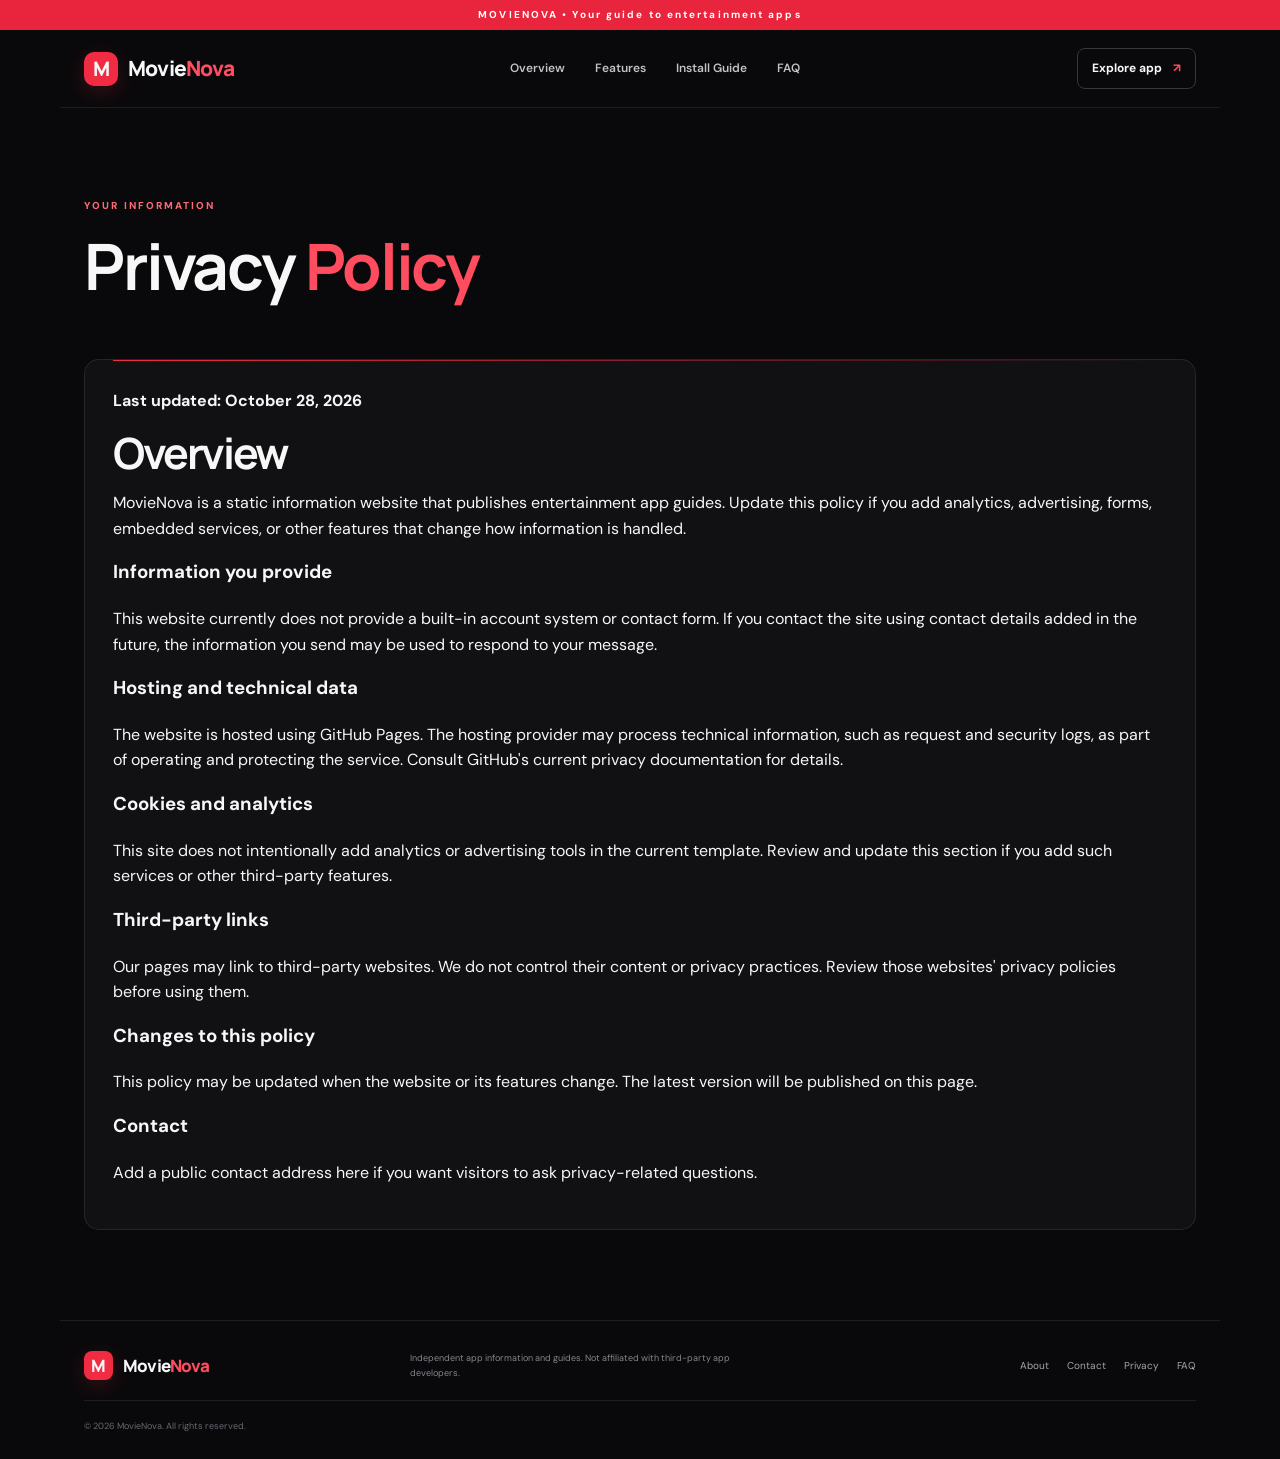
<file: privacy-policy.html>
<!DOCTYPE html>
<html lang="en">
<head>
  <meta name="robots" content="noindex, follow">
  <meta charset="UTF-8">
  <meta name="viewport" content="width=device-width, initial-scale=1.0">
  <meta name="google-site-verification" content="N7huCjm4_toCMBp7Ov4PjywfoUUpwm39jjKfII1Mrvs">
  <meta name="robots" content="index, follow">
  <meta name="theme-color" content="#0b0b0d">
  <link rel="stylesheet" href="style.css">
  <meta name="description" content="Read the MovieNova privacy policy and learn about information that may be processed when visiting this static website.">
  <title>Privacy Policy | MovieNova</title>
  <link rel="canonical" href="https://a02768378-eng.github.io/privacy-policy.html">
</head>
<body>
  <div class="announcement">MOVIENOVA • Your guide to entertainment apps</div>
  <header class="site-header">
    <a class="brand" href="index.html" aria-label="MovieNova home"><span class="brand-mark">M</span><span>Movie<span class="red">Nova</span></span></a>
    <button class="menu-toggle" aria-label="Toggle navigation" aria-expanded="false">☰</button>
    <nav class="nav" id="nav">
      <a href="index.html#overview">Overview</a><a href="index.html#features">Features</a><a href="index.html#guide">Install Guide</a><a href="index.html#faq">FAQ</a>
    </nav>
    <a class="header-cta" href="index.html#overview">Explore app <span>↗</span></a>
  </header>
  <main>
    <section class="section overview">
      <div class="section-heading"><div><div class="eyebrow">YOUR INFORMATION</div><h1>Privacy <span class="red">Policy</span></h1></div></div>
      <div class="app-card">
        <p><strong>Last updated: October 28, 2026</strong></p>
<h2>Overview</h2>
<p>MovieNova is a static information website that publishes entertainment app guides. Update this policy if you add analytics, advertising, forms, embedded services, or other features that change how information is handled.</p>
<h3>Information you provide</h3>
<p>This website currently does not provide a built-in account system or contact form. If you contact the site using contact details added in the future, the information you send may be used to respond to your message.</p>
<h3>Hosting and technical data</h3>
<p>The website is hosted using GitHub Pages. The hosting provider may process technical information, such as request and security logs, as part of operating and protecting the service. Consult GitHub's current privacy documentation for details.</p>
<h3>Cookies and analytics</h3>
<p>This site does not intentionally add analytics or advertising tools in the current template. Review and update this section if you add such services or other third-party features.</p>
<h3>Third-party links</h3>
<p>Our pages may link to third-party websites. We do not control their content or privacy practices. Review those websites' privacy policies before using them.</p>
<h3>Changes to this policy</h3>
<p>This policy may be updated when the website or its features change. The latest version will be published on this page.</p>
<h3>Contact</h3>
<p>Add a public contact address here if you want visitors to ask privacy-related questions.</p>
      </div>
    </section>
  </main>
  <footer>
    <a class="brand footer-brand" href="index.html"><span class="brand-mark">M</span><span>Movie<span class="red">Nova</span></span></a>
    <p>Independent app information and guides. Not affiliated with third-party app developers.</p>
    <div class="footer-links"><a href="about.html">About</a><a href="contact.html">Contact</a><a href="privacy-policy.html">Privacy</a><a href="index.html#faq">FAQ</a></div>
    <small>© <span id="year"></span> MovieNova. All rights reserved.</small>
  </footer>
  <script src="script.js"></script>
</body>
</html>
</file>
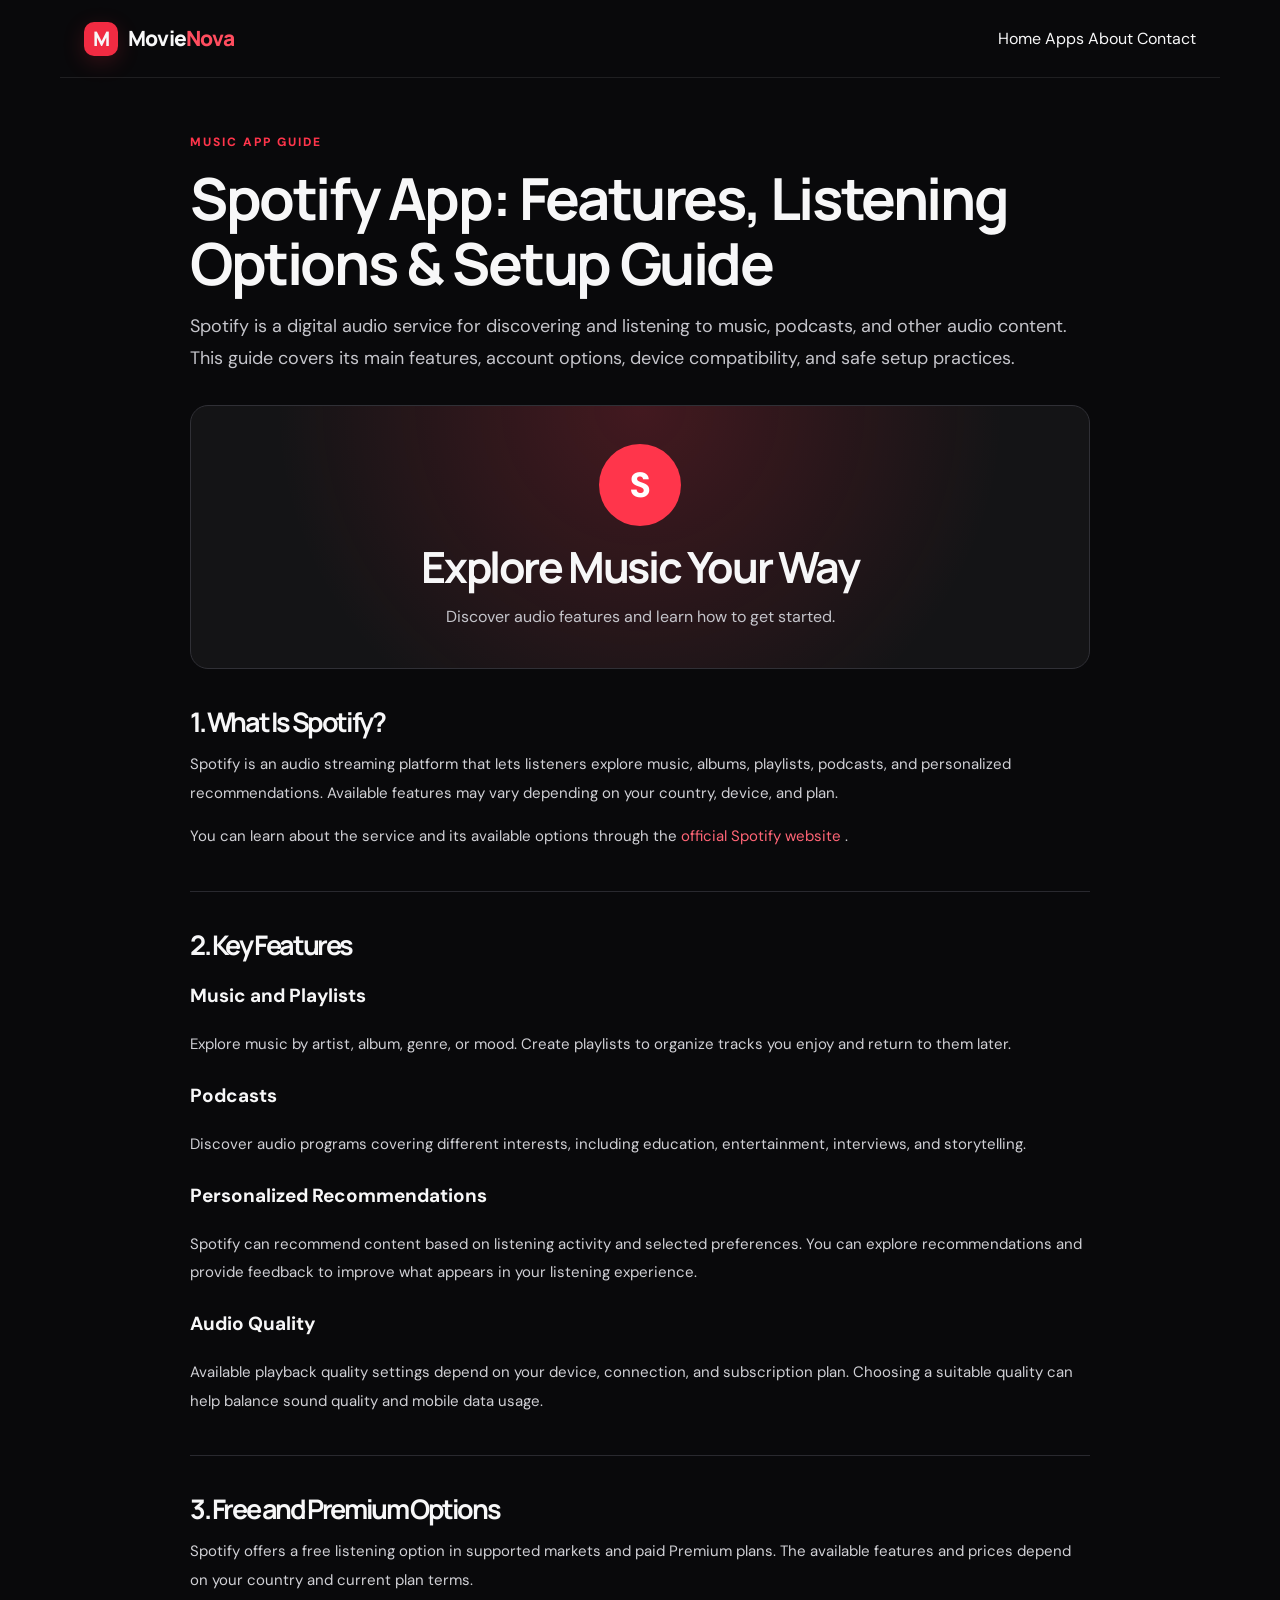
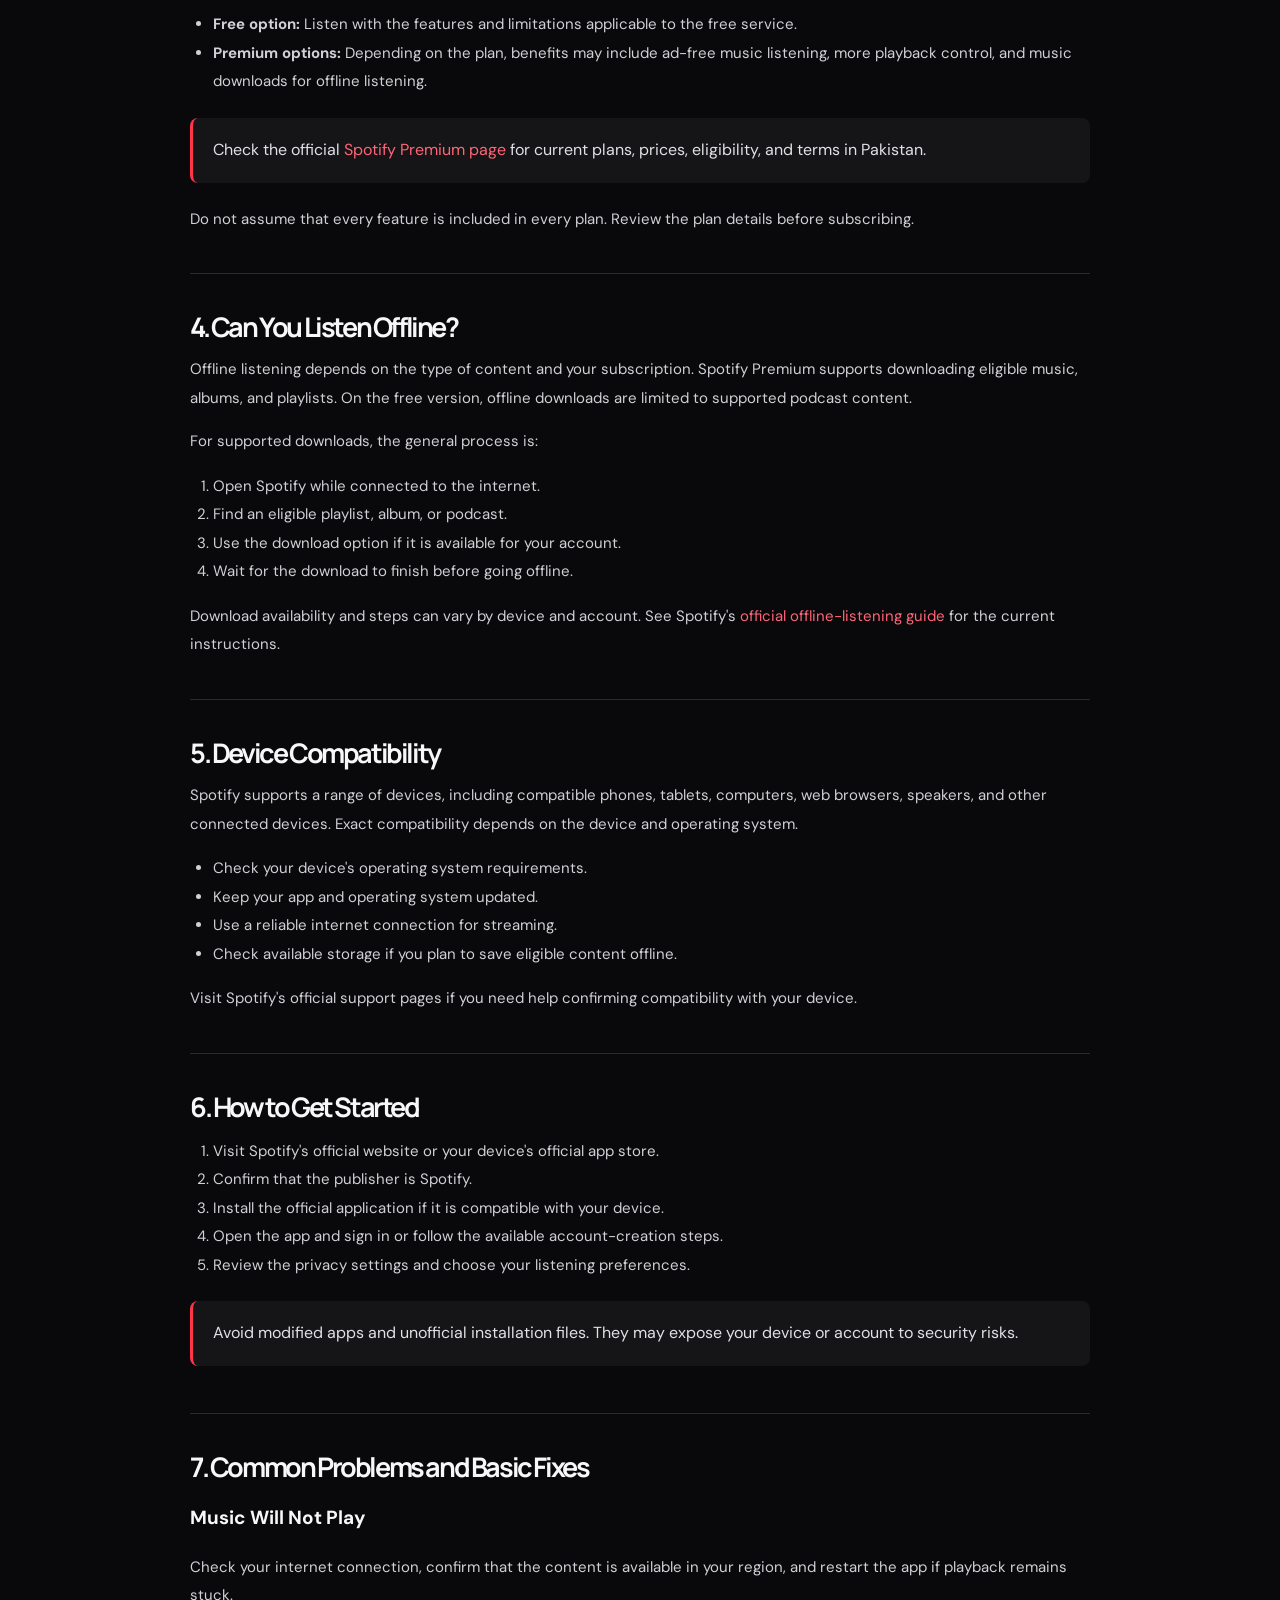
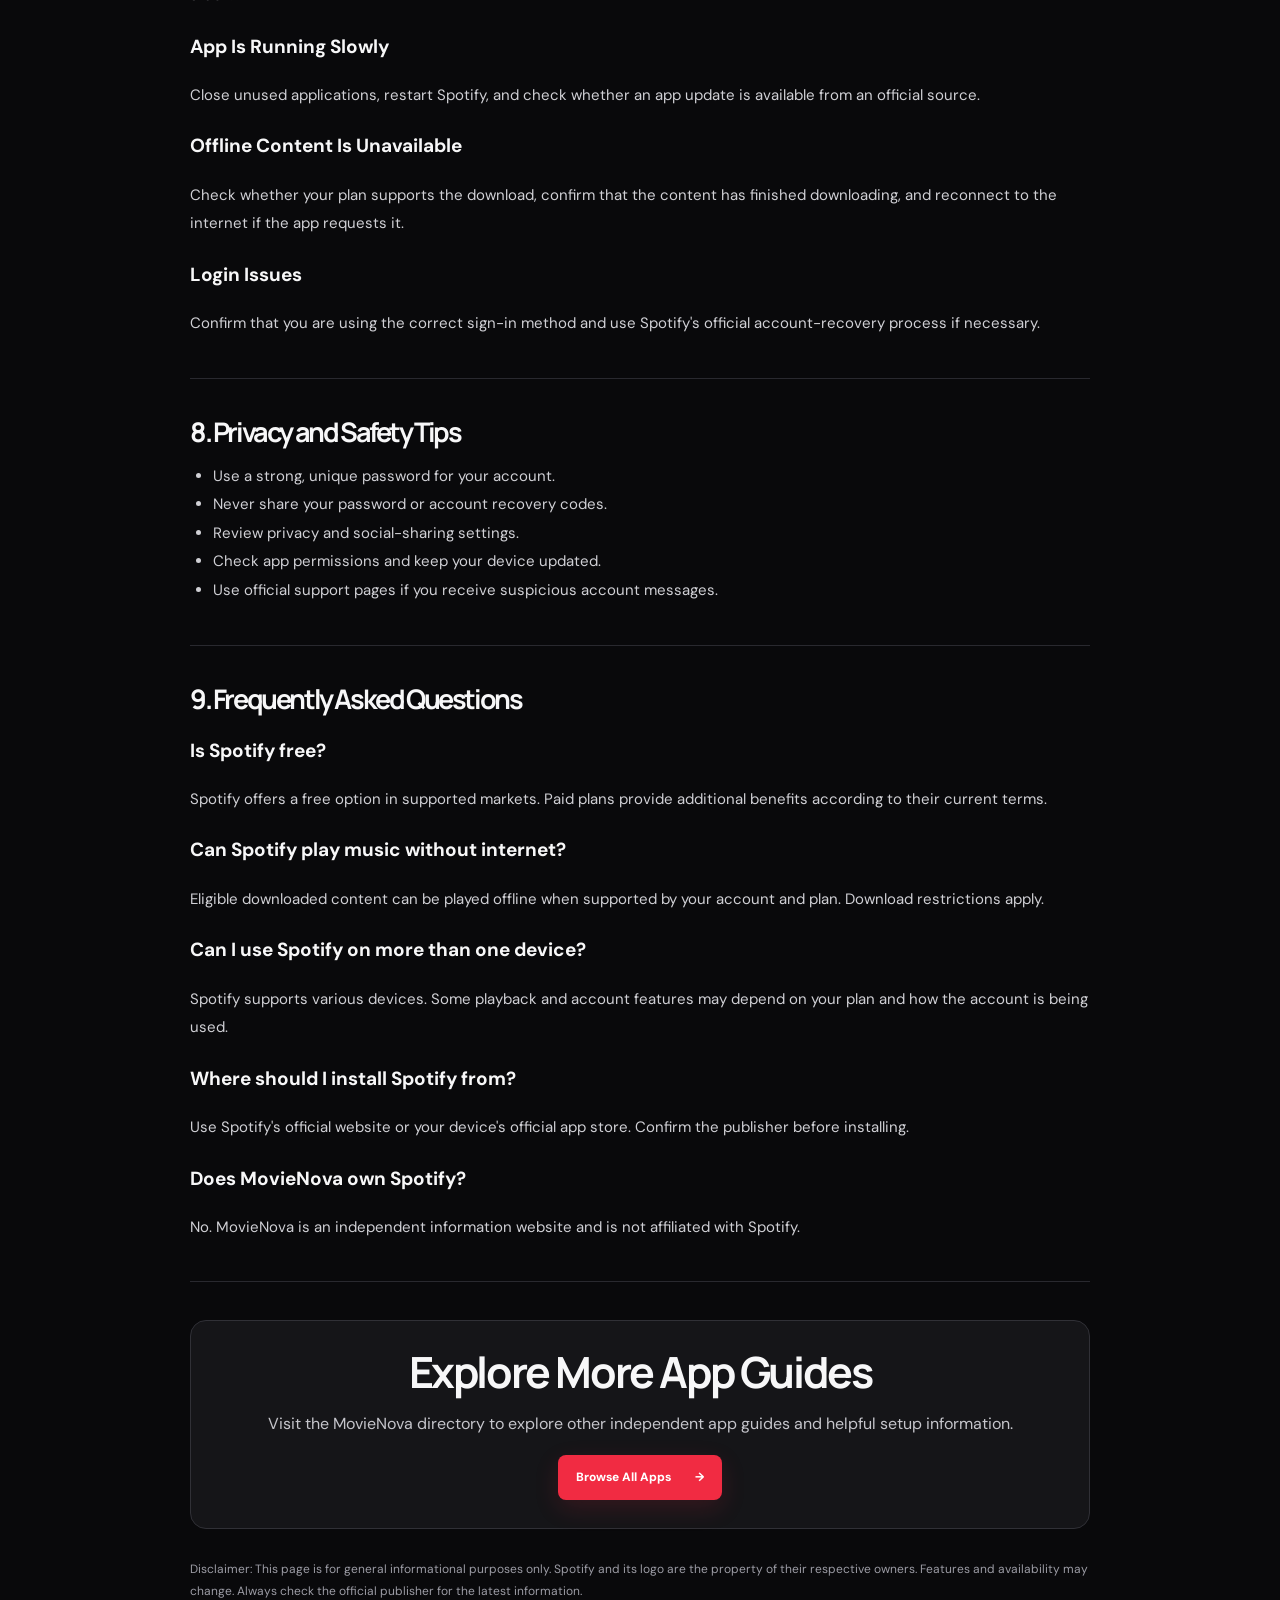
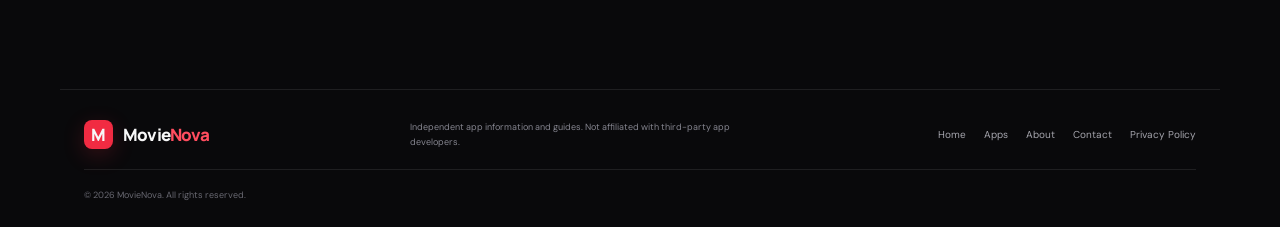
<file: spotify.html>
<!DOCTYPE html>
<html lang="en">
<head>
  <meta charset="UTF-8">
  <meta name="viewport" content="width=device-width, initial-scale=1.0">
  <meta name="robots" content="index, follow">

  <title>Spotify App Guide: Features &amp; Setup | MovieNova</title>
  <meta name="description" content="Explore the Spotify app, music and podcast features, supported devices, offline listening options, and safe setup tips with MovieNova.">

  <link rel="canonical" href="https://a02768378-eng.github.io/spotify.html">
  <meta name="theme-color" content="#0b0b0d">
  <link rel="stylesheet" href="style.css">

  <style>
    .article-wrap {
      width: min(100% - 36px, 900px);
      margin: 0 auto;
      padding: 55px 0 75px;
    }

    .article-label {
      color: #ff354b;
      font-size: 12px;
      font-weight: 800;
      letter-spacing: 2px;
      text-transform: uppercase;
    }

    .article-title {
      margin: 14px 0;
      font-size: clamp(34px, 6vw, 58px);
      line-height: 1.12;
    }

    .article-intro {
      color: #c5c5cb;
      font-size: 18px;
      line-height: 1.8;
    }

    .article-banner {
      margin: 30px 0;
      padding: 38px 25px;
      text-align: center;
      background:
        radial-gradient(circle at top, rgba(255, 45, 69, .2), transparent 70%),
        #141416;
      border: 1px solid #303036;
      border-radius: 18px;
    }

    .spotify-mark {
      width: 82px;
      height: 82px;
      display: grid;
      place-items: center;
      margin: 0 auto 18px;
      border-radius: 50%;
      background: #ff354b;
      color: #fff;
      font-size: 35px;
      font-weight: 900;
    }

    .article-banner p {
      margin-bottom: 0;
      color: #c5c5cb;
    }

    .article-section {
      margin-top: 38px;
      padding-bottom: 25px;
      border-bottom: 1px solid #29292f;
    }

    .article-section h2 {
      margin-bottom: 14px;
      font-size: 27px;
    }

    .article-section h3 {
      margin-top: 22px;
      font-size: 19px;
    }

    .article-section p,
    .article-section li {
      color: #d0d0d5;
      font-size: 15px;
      line-height: 1.9;
    }

    .article-section ul,
    .article-section ol {
      padding-left: 23px;
    }

    .article-callout {
      margin: 22px 0;
      padding: 18px 20px;
      background: #151518;
      border-left: 3px solid #ff354b;
      border-radius: 8px;
      color: #e1e1e5;
      line-height: 1.8;
    }

    .article-cta {
      margin-top: 38px;
      padding: 28px;
      background: #151518;
      border: 1px solid #303036;
      border-radius: 16px;
      text-align: center;
    }

    .article-cta p {
      color: #c5c5cb;
      line-height: 1.8;
    }

    .article-wrap a:not(.button) {
      color: #ff6576;
    }

    .article-disclaimer {
      margin-top: 30px;
      color: #9c9ca5;
      font-size: 12px;
      line-height: 1.8;
    }

    @media (max-width: 600px) {
      .article-wrap {
        padding-top: 35px;
      }

      .article-banner {
        padding: 28px 18px;
      }

      .article-section h2 {
        font-size: 23px;
      }
    }
  </style>
</head>

<body>

  <header class="site-header">
    <a class="brand" href="index.html" aria-label="MovieNova home">
      <span class="brand-mark">M</span>
      <span>Movie<span class="red">Nova</span></span>
    </a>

    <nav aria-label="Main navigation">
      <a href="index.html">Home</a>
      <a href="apps.html">Apps</a>
      <a href="about.html">About</a>
      <a href="contact.html">Contact</a>
    </nav>
  </header>

  <main class="article-wrap">

    <p class="article-label">Music App Guide</p>

    <h1 class="article-title">Spotify App: Features, Listening Options &amp; Setup Guide</h1>

    <p class="article-intro">
      Spotify is a digital audio service for discovering and listening to
      music, podcasts, and other audio content. This guide covers its main
      features, account options, device compatibility, and safe setup practices.
    </p>

    <div class="article-banner">
      <div class="spotify-mark">S</div>
      <h2>Explore Music Your Way</h2>
      <p>Discover audio features and learn how to get started.</p>
    </div>

    <section class="article-section">
      <h2>1. What Is Spotify?</h2>

      <p>
        Spotify is an audio streaming platform that lets listeners explore
        music, albums, playlists, podcasts, and personalized recommendations.
        Available features may vary depending on your country, device, and plan.
      </p>

      <p>
        You can learn about the service and its available options through the
        <a href="https://www.spotify.com/" target="_blank" rel="noopener noreferrer">
          official Spotify website
        </a>.
      </p>
    </section>

    <section class="article-section">
      <h2>2. Key Features</h2>

      <h3>Music and Playlists</h3>
      <p>
        Explore music by artist, album, genre, or mood. Create playlists to
        organize tracks you enjoy and return to them later.
      </p>

      <h3>Podcasts</h3>
      <p>
        Discover audio programs covering different interests, including
        education, entertainment, interviews, and storytelling.
      </p>

      <h3>Personalized Recommendations</h3>
      <p>
        Spotify can recommend content based on listening activity and selected
        preferences. You can explore recommendations and provide feedback to
        improve what appears in your listening experience.
      </p>

      <h3>Audio Quality</h3>
      <p>
        Available playback quality settings depend on your device, connection,
        and subscription plan. Choosing a suitable quality can help balance
        sound quality and mobile data usage.
      </p>
    </section>

    <section class="article-section">
      <h2>3. Free and Premium Options</h2>

      <p>
        Spotify offers a free listening option in supported markets and paid
        Premium plans. The available features and prices depend on your
        country and current plan terms.
      </p>

      <ul>
        <li>
          <strong>Free option:</strong> Listen with the features and
          limitations applicable to the free service.
        </li>
        <li>
          <strong>Premium options:</strong> Depending on the plan, benefits
          may include ad-free music listening, more playback control, and
          music downloads for offline listening.
        </li>
      </ul>

      <div class="article-callout">
        Check the official
        <a href="https://www.spotify.com/pk-en/premium/"
           target="_blank" rel="noopener noreferrer">Spotify Premium page</a>
        for current plans, prices, eligibility, and terms in Pakistan.
      </div>

      <p>
        Do not assume that every feature is included in every plan. Review the
        plan details before subscribing.
      </p>
    </section>

    <section class="article-section">
      <h2>4. Can You Listen Offline?</h2>

      <p>
        Offline listening depends on the type of content and your subscription.
        Spotify Premium supports downloading eligible music, albums, and
        playlists. On the free version, offline downloads are limited to
        supported podcast content.
      </p>

      <p>For supported downloads, the general process is:</p>

      <ol>
        <li>Open Spotify while connected to the internet.</li>
        <li>Find an eligible playlist, album, or podcast.</li>
        <li>Use the download option if it is available for your account.</li>
        <li>Wait for the download to finish before going offline.</li>
      </ol>

      <p>
        Download availability and steps can vary by device and account.
        See Spotify's
        <a href="https://support.spotify.com/article/listen-offline/"
           target="_blank" rel="noopener noreferrer">official offline-listening guide</a>
        for the current instructions.
      </p>
    </section>

    <section class="article-section">
      <h2>5. Device Compatibility</h2>

      <p>
        Spotify supports a range of devices, including compatible phones,
        tablets, computers, web browsers, speakers, and other connected
        devices. Exact compatibility depends on the device and operating
        system.
      </p>

      <ul>
        <li>Check your device's operating system requirements.</li>
        <li>Keep your app and operating system updated.</li>
        <li>Use a reliable internet connection for streaming.</li>
        <li>Check available storage if you plan to save eligible content offline.</li>
      </ul>

      <p>
        Visit Spotify's official support pages if you need help confirming
        compatibility with your device.
      </p>
    </section>

    <section class="article-section">
      <h2>6. How to Get Started</h2>

      <ol>
        <li>Visit Spotify's official website or your device's official app store.</li>
        <li>Confirm that the publisher is Spotify.</li>
        <li>Install the official application if it is compatible with your device.</li>
        <li>Open the app and sign in or follow the available account-creation steps.</li>
        <li>Review the privacy settings and choose your listening preferences.</li>
      </ol>

      <div class="article-callout">
        Avoid modified apps and unofficial installation files. They may expose
        your device or account to security risks.
      </div>
    </section>

    <section class="article-section">
      <h2>7. Common Problems and Basic Fixes</h2>

      <h3>Music Will Not Play</h3>
      <p>
        Check your internet connection, confirm that the content is available
        in your region, and restart the app if playback remains stuck.
      </p>

      <h3>App Is Running Slowly</h3>
      <p>
        Close unused applications, restart Spotify, and check whether an
        app update is available from an official source.
      </p>

      <h3>Offline Content Is Unavailable</h3>
      <p>
        Check whether your plan supports the download, confirm that the
        content has finished downloading, and reconnect to the internet
        if the app requests it.
      </p>

      <h3>Login Issues</h3>
      <p>
        Confirm that you are using the correct sign-in method and use
        Spotify's official account-recovery process if necessary.
      </p>
    </section>

    <section class="article-section">
      <h2>8. Privacy and Safety Tips</h2>

      <ul>
        <li>Use a strong, unique password for your account.</li>
        <li>Never share your password or account recovery codes.</li>
        <li>Review privacy and social-sharing settings.</li>
        <li>Check app permissions and keep your device updated.</li>
        <li>Use official support pages if you receive suspicious account messages.</li>
      </ul>
    </section>

    <section class="article-section">
      <h2>9. Frequently Asked Questions</h2>

      <h3>Is Spotify free?</h3>
      <p>
        Spotify offers a free option in supported markets. Paid plans provide
        additional benefits according to their current terms.
      </p>

      <h3>Can Spotify play music without internet?</h3>
      <p>
        Eligible downloaded content can be played offline when supported by
        your account and plan. Download restrictions apply.
      </p>

      <h3>Can I use Spotify on more than one device?</h3>
      <p>
        Spotify supports various devices. Some playback and account features
        may depend on your plan and how the account is being used.
      </p>

      <h3>Where should I install Spotify from?</h3>
      <p>
        Use Spotify's official website or your device's official app store.
        Confirm the publisher before installing.
      </p>

      <h3>Does MovieNova own Spotify?</h3>
      <p>
        No. MovieNova is an independent information website and is not
        affiliated with Spotify.
      </p>
    </section>

    <section class="article-cta">
      <h2>Explore More App Guides</h2>
      <p>
        Visit the MovieNova directory to explore other independent app guides
        and helpful setup information.
      </p>

      <a class="button button-red" href="apps.html">
        Browse All Apps <span>→</span>
      </a>
    </section>

    <p class="article-disclaimer">
      Disclaimer: This page is for general informational purposes only.
      Spotify and its logo are the property of their respective owners.
      Features and availability may change. Always check the official
      publisher for the latest information.
    </p>

  </main>

  <footer>
    <a class="brand footer-brand" href="index.html">
      <span class="brand-mark">M</span>
      <span>Movie<span class="red">Nova</span></span>
    </a>

    <p>
      Independent app information and guides. Not affiliated with
      third-party app developers.
    </p>

    <div class="footer-links">
      <a href="index.html">Home</a>
      <a href="apps.html">Apps</a>
      <a href="about.html">About</a>
      <a href="contact.html">Contact</a>
      <a href="privacy-policy.html">Privacy Policy</a>
    </div>

    <small>
      © <span id="year"></span> MovieNova. All rights reserved.
    </small>
  </footer>

  <script src="script.js"></script>

</body>
</html>
</file>
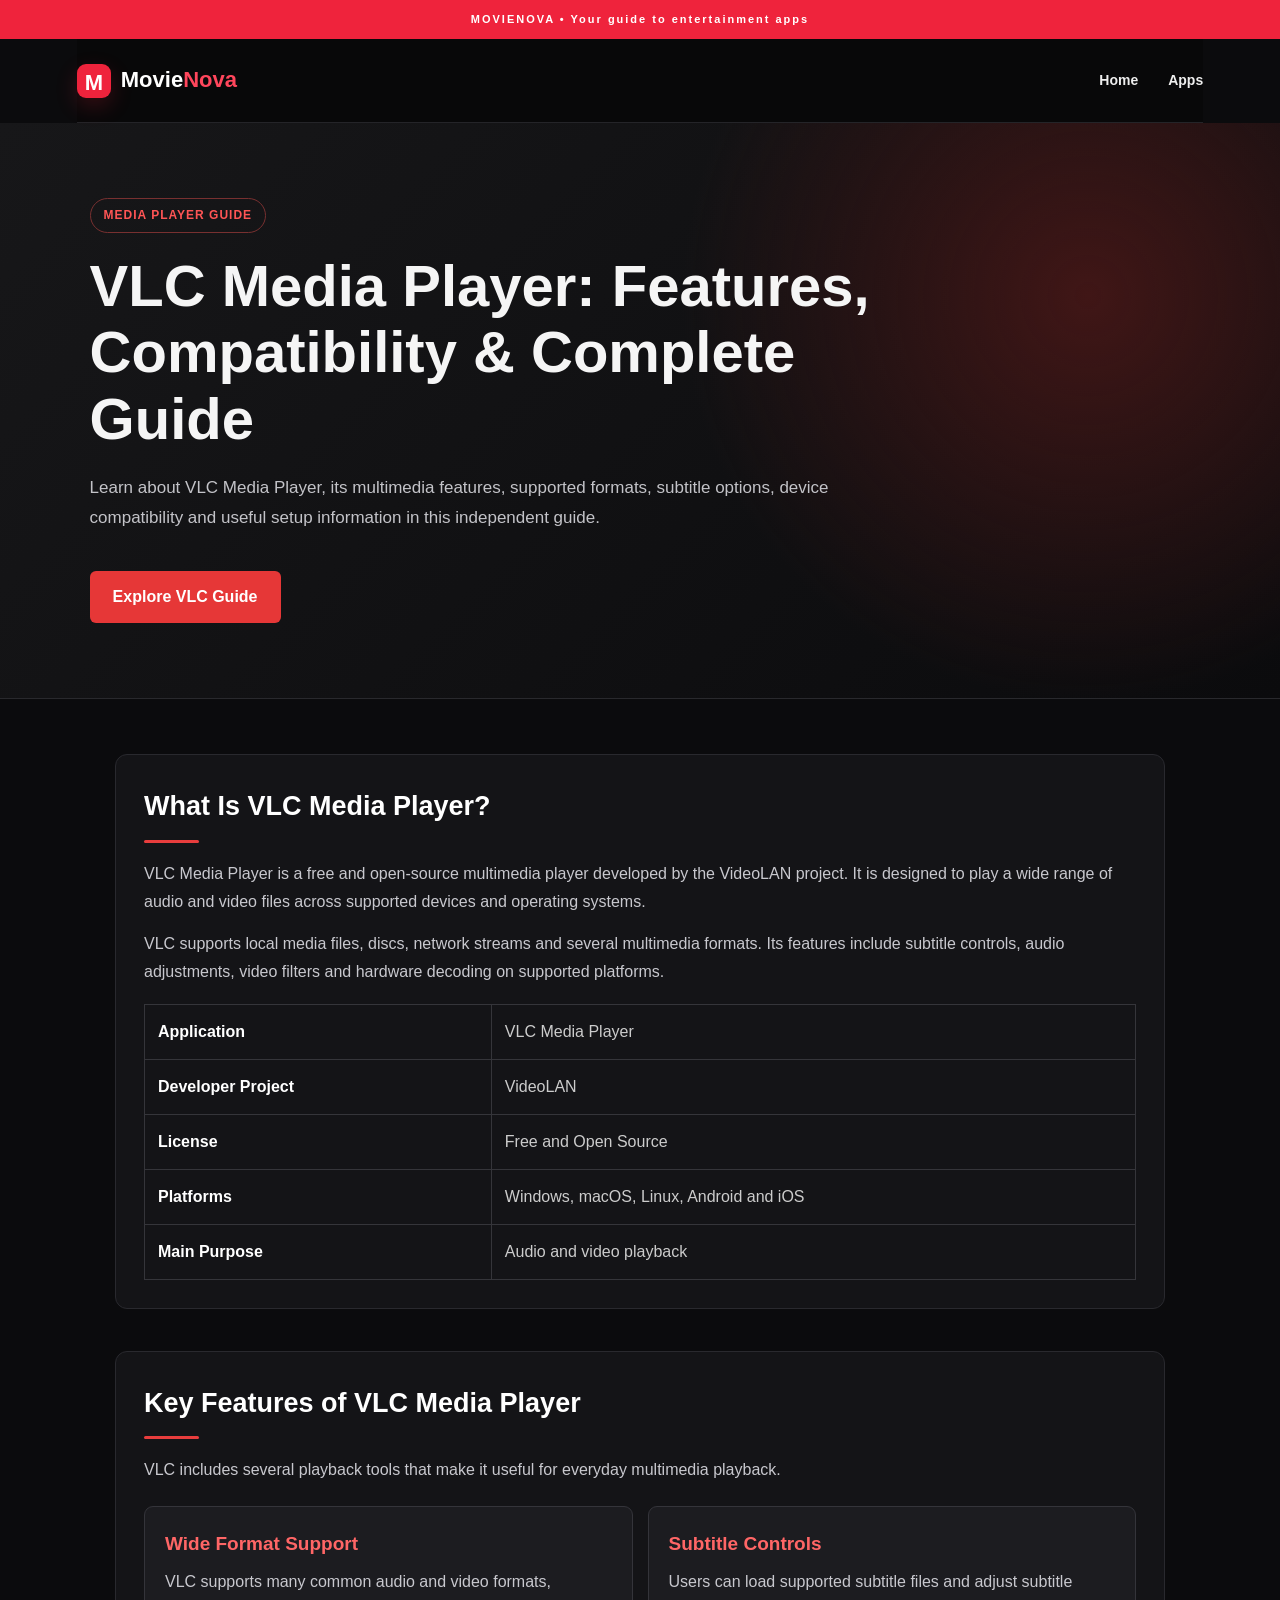
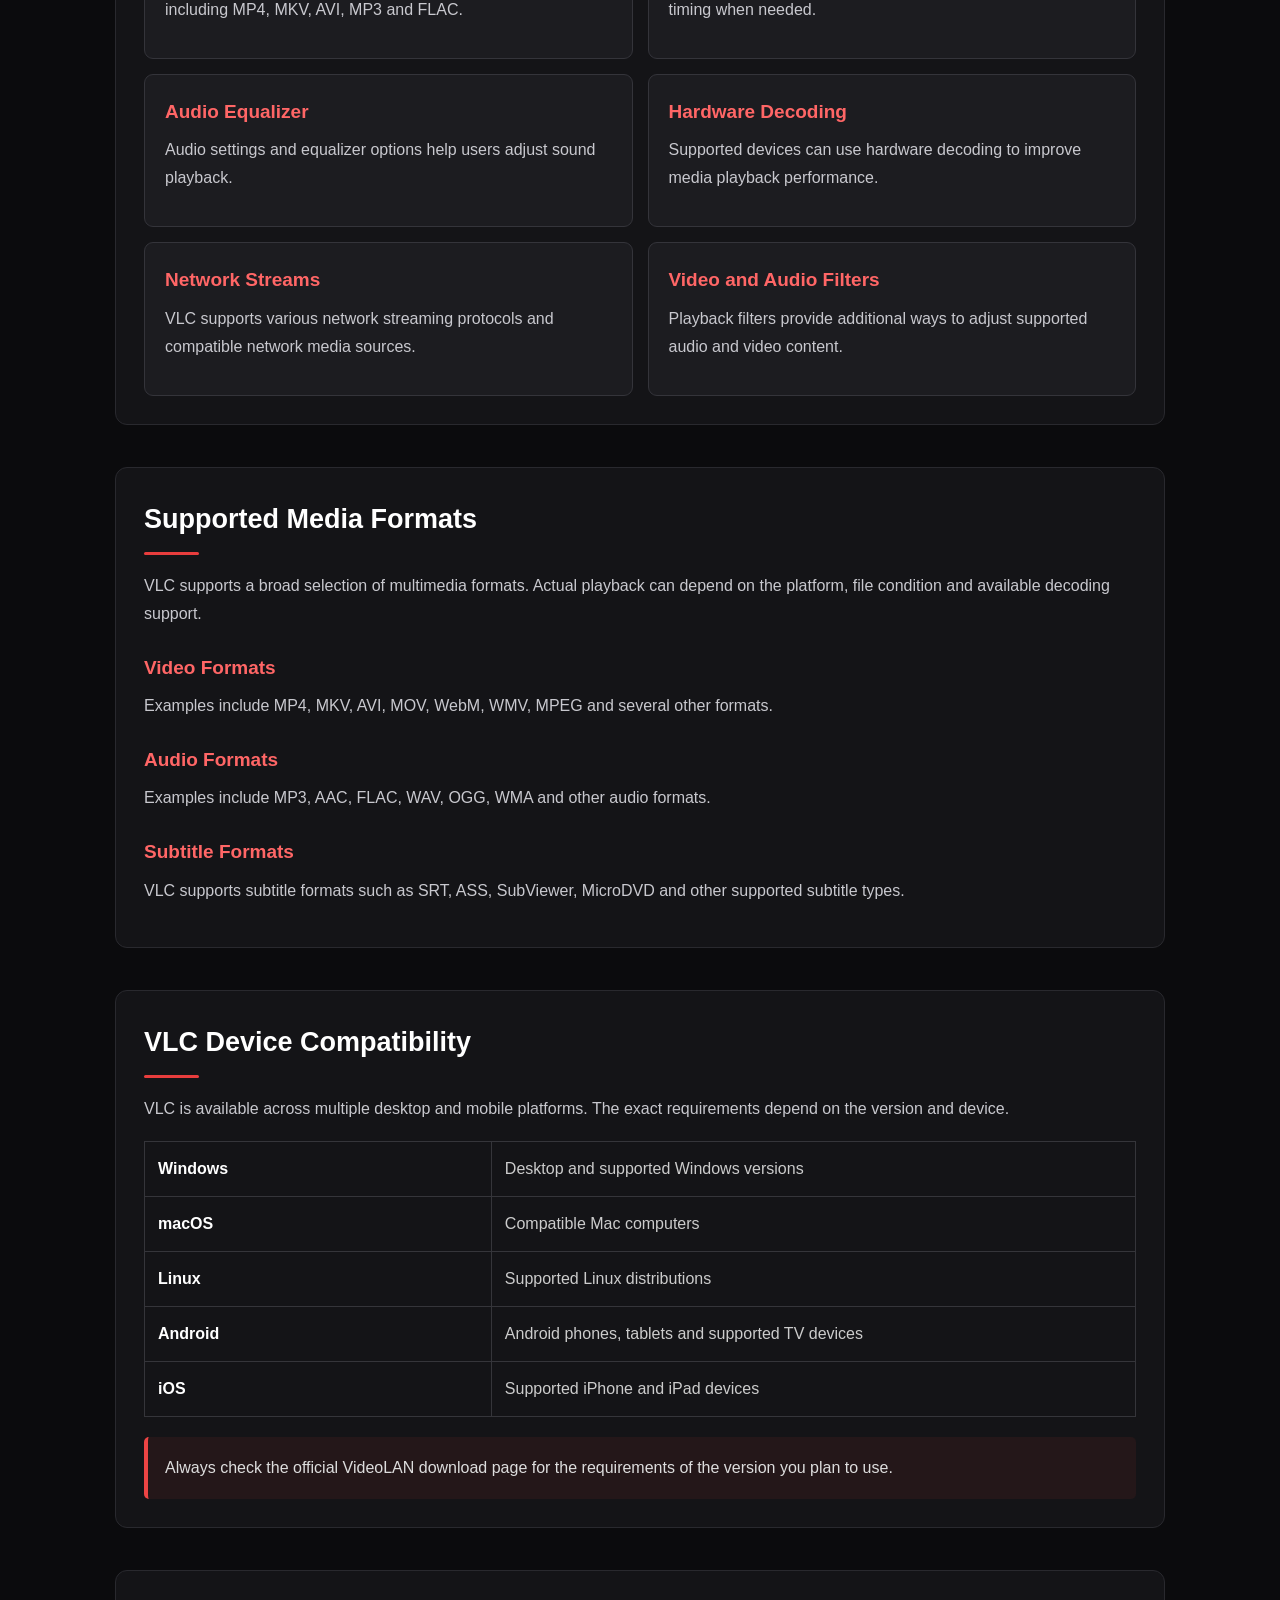
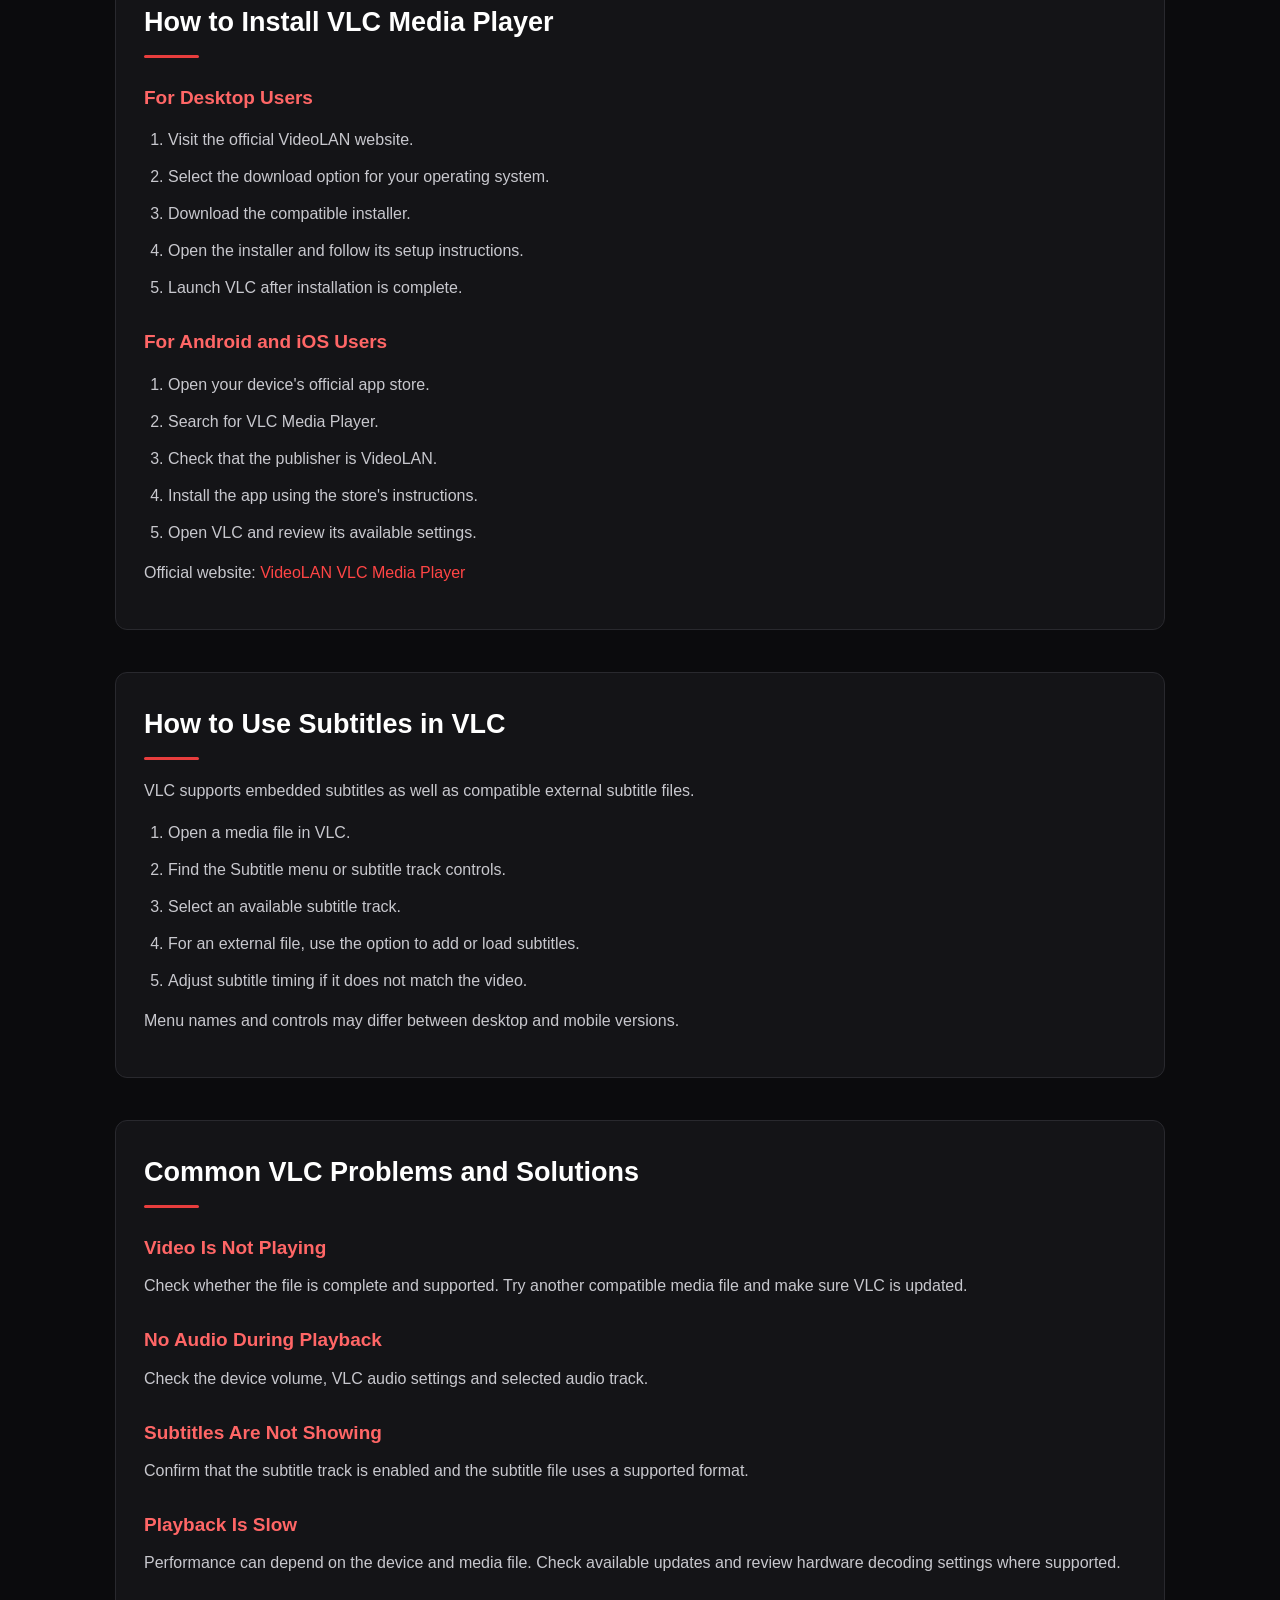
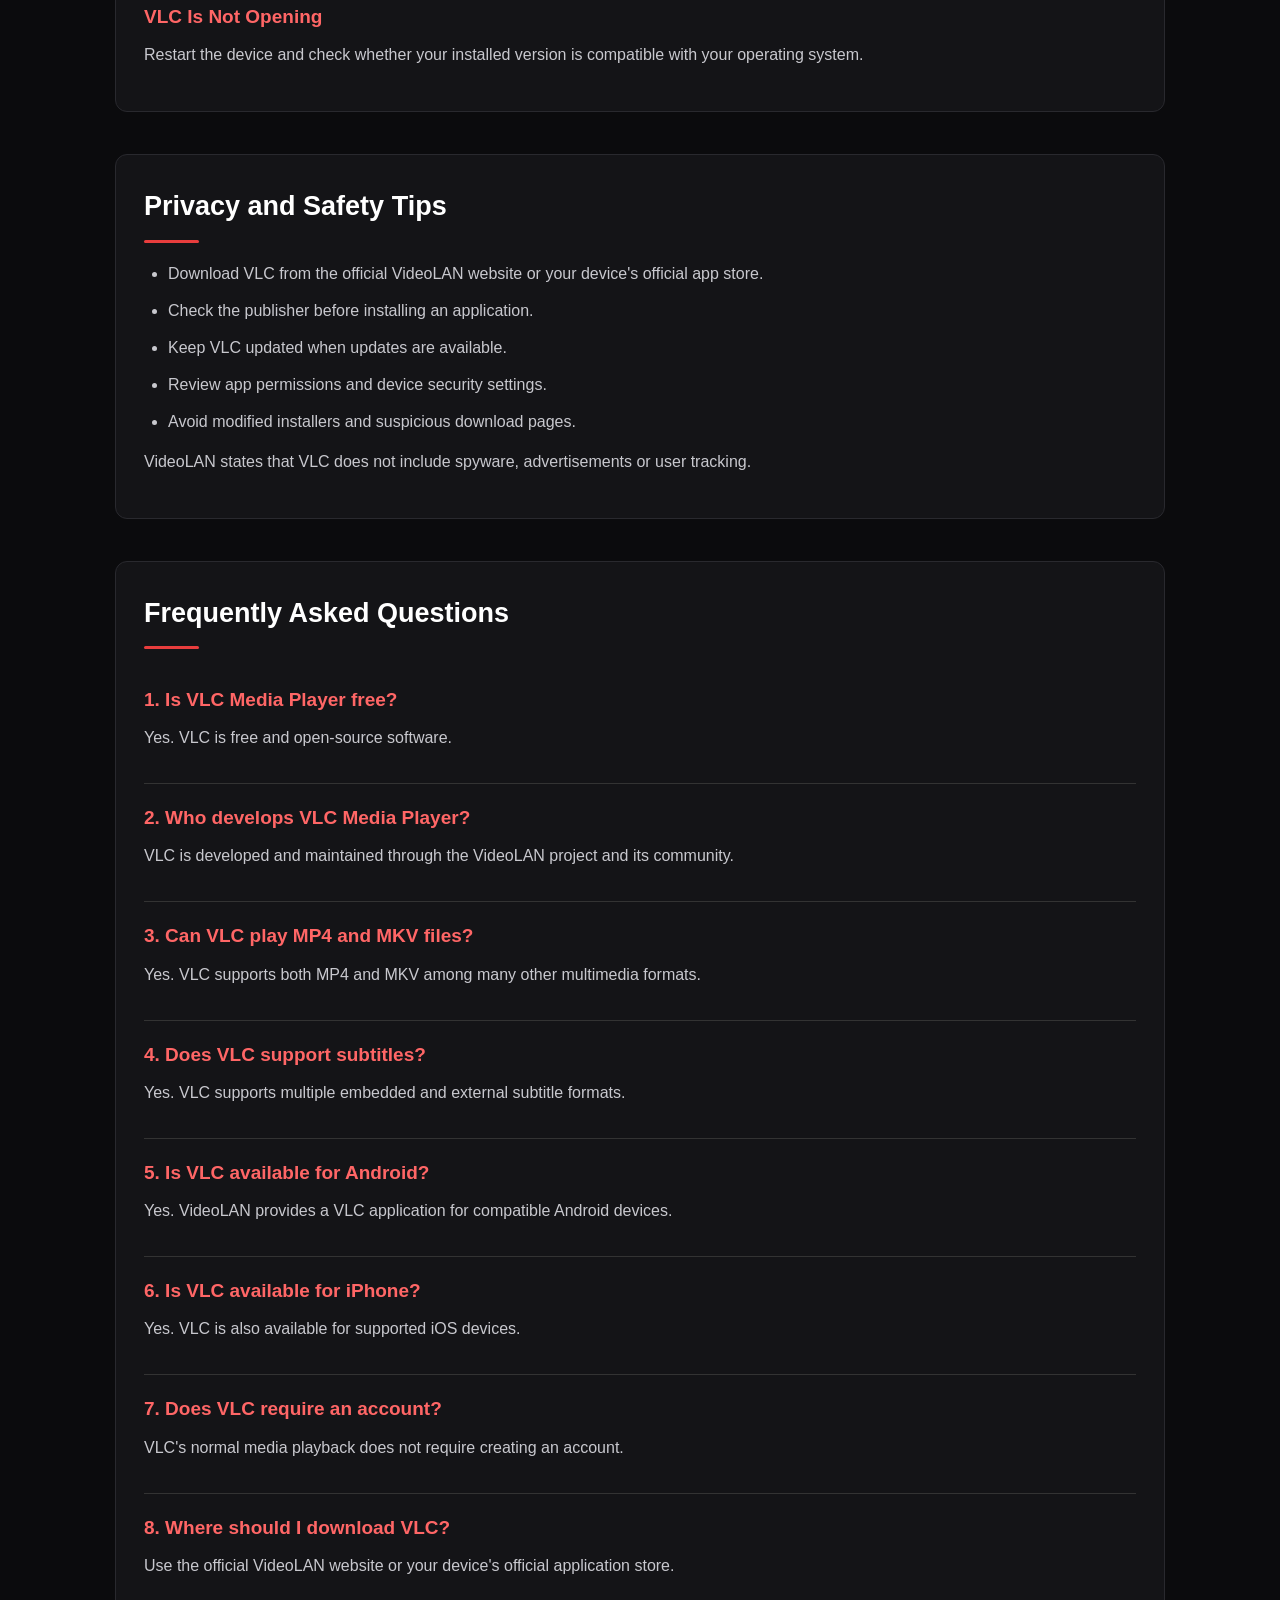
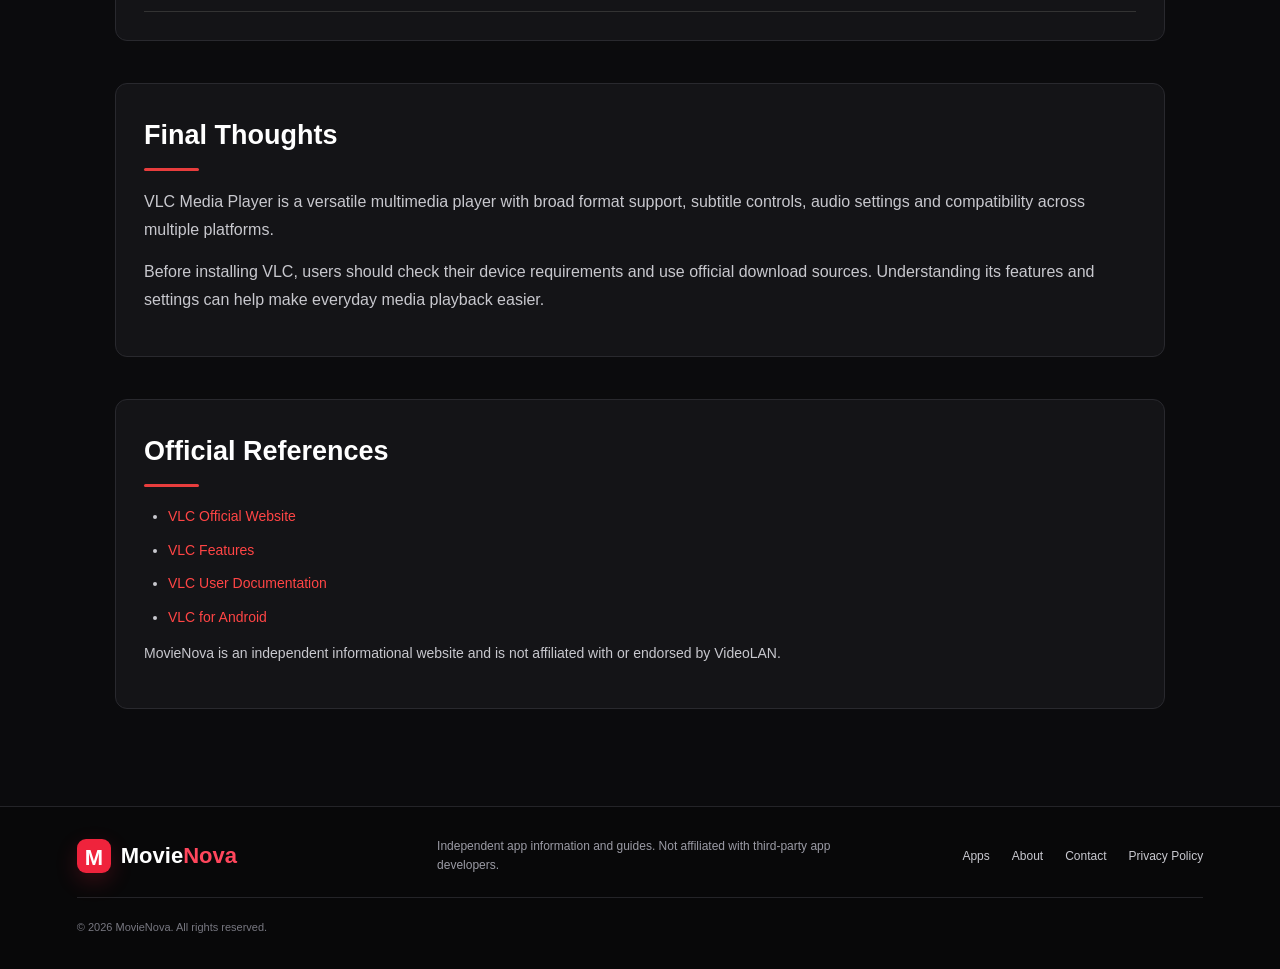
<file: vlc.html>
<!DOCTYPE html>
<html lang="en">
<head>
  <meta charset="UTF-8">
  <meta name="viewport" content="width=device-width, initial-scale=1.0">

  <title>VLC Media Player Guide: Features, Compatibility & Setup | MovieNova</title>

  <meta name="description" content="Explore VLC Media Player features, supported formats, subtitles, device compatibility, setup guidance and common troubleshooting tips.">

  <meta name="keywords" content="VLC Media Player, VLC features, VLC Android, VLC for Windows, VLC subtitles, VLC media player guide">

  <meta name="robots" content="index, follow">
  <link rel="canonical" href="https://a02768378-eng.github.io/vlc.html">

  <meta name="theme-color" content="#0b0b0d">

  <style>
    * {
      margin: 0;
      padding: 0;
      box-sizing: border-box;
    }

    body {
      background: #0b0b0d;
      color: #f5f5f5;
      font-family: Arial, sans-serif;
      line-height: 1.75;
    }

    a {
      color: #ff4545;
      text-decoration: none;
    }

    .hero {
      padding: 75px 7%;
      background:
        radial-gradient(circle at 85% 30%, #401616 0, transparent 35%),
        linear-gradient(135deg, #171719, #0b0b0d);
      border-bottom: 1px solid #29292d;
    }

    .tag {
      display: inline-block;
      color: #ff5555;
      border: 1px solid #783030;
      padding: 6px 13px;
      border-radius: 30px;
      font-size: 12px;
      font-weight: bold;
      letter-spacing: 1px;
      margin-bottom: 20px;
    }

    h1 {
      font-size: clamp(35px, 5vw, 58px);
      line-height: 1.15;
      max-width: 850px;
      margin-bottom: 20px;
    }

    .hero p {
      color: #c3c3c8;
      max-width: 760px;
      font-size: 17px;
    }

    .hero-btn {
      display: inline-block;
      background: #e63737;
      color: white;
      padding: 12px 23px;
      border-radius: 6px;
      margin-top: 25px;
      font-weight: bold;
    }

    .container {
      width: min(1050px, 88%);
      margin: auto;
    }

    .content {
      padding: 55px 0;
    }

    .section {
      margin-bottom: 42px;
      padding: 28px;
      background: #141417;
      border: 1px solid #29292e;
      border-radius: 12px;
    }

    h2 {
      color: white;
      font-size: 27px;
      margin-bottom: 17px;
    }

    h2::after {
      content: "";
      display: block;
      width: 55px;
      height: 3px;
      background: #e83d3d;
      margin-top: 9px;
      border-radius: 5px;
    }

    h3 {
      color: #ff6666;
      font-size: 19px;
      margin: 23px 0 8px;
    }

    p {
      color: #c8c8ce;
      margin-bottom: 14px;
    }

    ul, ol {
      color: #c8c8ce;
      padding-left: 24px;
      margin: 12px 0;
    }

    li {
      margin-bottom: 9px;
    }

    .feature-grid {
      display: grid;
      grid-template-columns: repeat(2, 1fr);
      gap: 15px;
      margin-top: 22px;
    }

    .feature-card {
      background: #1c1c20;
      border: 1px solid #34343a;
      padding: 20px;
      border-radius: 9px;
      transition: .25s;
    }

    .feature-card:hover {
      border-color: #ef4444;
      transform: translateY(-3px);
    }

    .feature-card h3 {
      margin-top: 0;
    }

    .info-table {
      width: 100%;
      border-collapse: collapse;
      margin-top: 18px;
    }

    .info-table td {
      padding: 13px;
      border: 1px solid #35353a;
      color: #ccc;
    }

    .info-table td:first-child {
      color: white;
      font-weight: bold;
      width: 35%;
    }

    .notice {
      background: #241719;
      border-left: 4px solid #ed4444;
      padding: 17px;
      border-radius: 5px;
      color: #ddd;
      margin-top: 20px;
    }

    .faq-item {
      border-bottom: 1px solid #333;
      padding: 17px 0;
    }

    .faq-item h3 {
      margin: 0 0 8px;
    }

    .sources {
      font-size: 14px;
    }

    /* MovieNova Home-style announcement and header */
    .announcement {
      background: #ef233c;
      color: #fff;
      text-align: center;
      padding: 10px 16px;
      font-size: 11px;
      font-weight: 800;
      letter-spacing: 2px;
    }

    .site-header {
      width: min(1180px, 88%);
      margin: 0 auto;
      padding: 22px 0;
      display: flex;
      align-items: center;
      justify-content: space-between;
      gap: 20px;
      border-bottom: 1px solid #242428;
      background: #080809;
    }

    .brand {
      display: inline-flex;
      align-items: center;
      gap: 10px;
      color: #fff;
      font-size: 22px;
      font-weight: 800;
      text-decoration: none;
    }

    .brand-mark {
      display: inline-grid;
      place-items: center;
      width: 34px;
      height: 34px;
      border-radius: 9px;
      background: #ef233c;
      color: #fff;
      box-shadow: 0 8px 22px rgba(239, 35, 60, .2);
    }

    .brand .red {
      color: #ff465c;
    }

    .site-header .nav {
      display: flex;
      align-items: center;
      gap: 30px;
    }

    .site-header .nav a {
      color: #eee;
      font-size: 14px;
      font-weight: 600;
      text-decoration: none;
    }

    /* MovieNova Home-style footer */
    .site-footer {
      background: #080809;
      border-top: 1px solid #242428;
      padding: 30px max(6%, calc((100% - 1180px) / 2));
      color: #9b9ba5;
      text-align: left;
      font-size: 13px;
    }

    .footer-top {
      display: grid;
      grid-template-columns: 1fr 1.5fr auto;
      align-items: center;
      gap: 30px;
      padding-bottom: 22px;
    }

    .footer-description {
      color: #9b9ba5;
      max-width: 430px;
      font-size: 12px;
      margin: 0;
      line-height: 1.6;
    }

    .footer-links {
      display: flex;
      flex-wrap: wrap;
      gap: 22px;
    }

    .footer-links a {
      color: #c9c9d0;
      font-size: 12px;
      text-decoration: none;
    }

    .footer-bottom {
      border-top: 1px solid #242428;
      padding-top: 18px;
    }

    .footer-bottom small {
      color: #777780;
      font-size: 11px;
    }

    @media (max-width: 700px) {
      .site-header {
        width: 88%;
        flex-wrap: wrap;
      }

      .site-header .nav {
        gap: 15px;
      }

      .footer-top {
        grid-template-columns: 1fr;
        gap: 16px;
        text-align: center;
      }

      .footer-brand {
        justify-content: center;
      }

      .footer-description {
        margin: 0 auto;
      }

      .footer-links {
        justify-content: center;
      }
    }

    @media(max-width: 650px) {
      .site-header {
        justify-content: center;
      }

      .site-header .nav {
        justify-content: center;
        gap: 13px;
      }

      .hero {
        padding: 55px 6%;
      }

      .feature-grid {
        grid-template-columns: 1fr;
      }

      .section {
        padding: 21px;
      }

      h2 {
        font-size: 23px;
      }

      .info-table td {
        padding: 10px;
        font-size: 13px;
      }
    }
  </style>
</head>

<body>

  <div class="announcement">
    MOVIENOVA • Your guide to entertainment apps
  </div>

  <header class="site-header">
    <a class="brand" href="index.html" aria-label="MovieNova home">
      <span class="brand-mark">M</span>
      <span>Movie<span class="red">Nova</span></span>
    </a>

    <nav class="nav" aria-label="Main navigation">
      <a href="index.html">Home</a>
      <a href="apps.html">Apps</a>
    </nav>
  </header>

  <section class="hero">
    <span class="tag">MEDIA PLAYER GUIDE</span>

    <h1>VLC Media Player: Features, Compatibility & Complete Guide</h1>

    <p>
      Learn about VLC Media Player, its multimedia features,
      supported formats, subtitle options, device compatibility
      and useful setup information in this independent guide.
    </p>

    <a href="#overview" class="hero-btn">Explore VLC Guide</a>
  </section>

  <main class="container content">

    <section class="section" id="overview">
      <h2>What Is VLC Media Player?</h2>

      <p>
        VLC Media Player is a free and open-source multimedia
        player developed by the VideoLAN project. It is designed
        to play a wide range of audio and video files across
        supported devices and operating systems.
      </p>

      <p>
        VLC supports local media files, discs, network streams
        and several multimedia formats. Its features include
        subtitle controls, audio adjustments, video filters
        and hardware decoding on supported platforms.
      </p>

      <table class="info-table">
        <tr>
          <td>Application</td>
          <td>VLC Media Player</td>
        </tr>
        <tr>
          <td>Developer Project</td>
          <td>VideoLAN</td>
        </tr>
        <tr>
          <td>License</td>
          <td>Free and Open Source</td>
        </tr>
        <tr>
          <td>Platforms</td>
          <td>Windows, macOS, Linux, Android and iOS</td>
        </tr>
        <tr>
          <td>Main Purpose</td>
          <td>Audio and video playback</td>
        </tr>
      </table>
    </section>

    <section class="section" id="features">
      <h2>Key Features of VLC Media Player</h2>

      <p>
        VLC includes several playback tools that make it useful
        for everyday multimedia playback.
      </p>

      <div class="feature-grid">

        <div class="feature-card">
          <h3>Wide Format Support</h3>
          <p>
            VLC supports many common audio and video formats,
            including MP4, MKV, AVI, MP3 and FLAC.
          </p>
        </div>

        <div class="feature-card">
          <h3>Subtitle Controls</h3>
          <p>
            Users can load supported subtitle files and adjust
            subtitle timing when needed.
          </p>
        </div>

        <div class="feature-card">
          <h3>Audio Equalizer</h3>
          <p>
            Audio settings and equalizer options help users
            adjust sound playback.
          </p>
        </div>

        <div class="feature-card">
          <h3>Hardware Decoding</h3>
          <p>
            Supported devices can use hardware decoding to
            improve media playback performance.
          </p>
        </div>

        <div class="feature-card">
          <h3>Network Streams</h3>
          <p>
            VLC supports various network streaming protocols
            and compatible network media sources.
          </p>
        </div>

        <div class="feature-card">
          <h3>Video and Audio Filters</h3>
          <p>
            Playback filters provide additional ways to adjust
            supported audio and video content.
          </p>
        </div>

      </div>
    </section>
        <section class="section">
      <h2>Supported Media Formats</h2>

      <p>
        VLC supports a broad selection of multimedia formats.
        Actual playback can depend on the platform, file condition
        and available decoding support.
      </p>

      <h3>Video Formats</h3>
      <p>
        Examples include MP4, MKV, AVI, MOV, WebM, WMV,
        MPEG and several other formats.
      </p>

      <h3>Audio Formats</h3>
      <p>
        Examples include MP3, AAC, FLAC, WAV, OGG,
        WMA and other audio formats.
      </p>

      <h3>Subtitle Formats</h3>
      <p>
        VLC supports subtitle formats such as SRT, ASS,
        SubViewer, MicroDVD and other supported subtitle types.
      </p>
    </section>

    <section class="section">
      <h2>VLC Device Compatibility</h2>

      <p>
        VLC is available across multiple desktop and mobile
        platforms. The exact requirements depend on the
        version and device.
      </p>

      <table class="info-table">
        <tr>
          <td>Windows</td>
          <td>Desktop and supported Windows versions</td>
        </tr>
        <tr>
          <td>macOS</td>
          <td>Compatible Mac computers</td>
        </tr>
        <tr>
          <td>Linux</td>
          <td>Supported Linux distributions</td>
        </tr>
        <tr>
          <td>Android</td>
          <td>Android phones, tablets and supported TV devices</td>
        </tr>
        <tr>
          <td>iOS</td>
          <td>Supported iPhone and iPad devices</td>
        </tr>
      </table>

      <div class="notice">
        Always check the official VideoLAN download page
        for the requirements of the version you plan to use.
      </div>
    </section>

    <section class="section" id="guide">
      <h2>How to Install VLC Media Player</h2>

      <h3>For Desktop Users</h3>
      <ol>
        <li>Visit the official VideoLAN website.</li>
        <li>Select the download option for your operating system.</li>
        <li>Download the compatible installer.</li>
        <li>Open the installer and follow its setup instructions.</li>
        <li>Launch VLC after installation is complete.</li>
      </ol>

      <h3>For Android and iOS Users</h3>
      <ol>
        <li>Open your device's official app store.</li>
        <li>Search for VLC Media Player.</li>
        <li>Check that the publisher is VideoLAN.</li>
        <li>Install the app using the store's instructions.</li>
        <li>Open VLC and review its available settings.</li>
      </ol>

      <p>
        Official website:
        <a href="https://www.videolan.org/vlc/" target="_blank" rel="noopener noreferrer">
          VideoLAN VLC Media Player
        </a>
      </p>
    </section>

    <section class="section">
      <h2>How to Use Subtitles in VLC</h2>

      <p>
        VLC supports embedded subtitles as well as compatible
        external subtitle files.
      </p>

      <ol>
        <li>Open a media file in VLC.</li>
        <li>Find the Subtitle menu or subtitle track controls.</li>
        <li>Select an available subtitle track.</li>
        <li>For an external file, use the option to add or load subtitles.</li>
        <li>Adjust subtitle timing if it does not match the video.</li>
      </ol>

      <p>
        Menu names and controls may differ between desktop
        and mobile versions.
      </p>
    </section>

    <section class="section">
      <h2>Common VLC Problems and Solutions</h2>

      <h3>Video Is Not Playing</h3>
      <p>
        Check whether the file is complete and supported.
        Try another compatible media file and make sure
        VLC is updated.
      </p>

      <h3>No Audio During Playback</h3>
      <p>
        Check the device volume, VLC audio settings and
        selected audio track.
      </p>

      <h3>Subtitles Are Not Showing</h3>
      <p>
        Confirm that the subtitle track is enabled and
        the subtitle file uses a supported format.
      </p>

      <h3>Playback Is Slow</h3>
      <p>
        Performance can depend on the device and media file.
        Check available updates and review hardware decoding
        settings where supported.
      </p>

      <h3>VLC Is Not Opening</h3>
      <p>
        Restart the device and check whether your installed
        version is compatible with your operating system.
      </p>
    </section>

    <section class="section">
      <h2>Privacy and Safety Tips</h2>

      <ul>
        <li>Download VLC from the official VideoLAN website or your device's official app store.</li>
        <li>Check the publisher before installing an application.</li>
        <li>Keep VLC updated when updates are available.</li>
        <li>Review app permissions and device security settings.</li>
        <li>Avoid modified installers and suspicious download pages.</li>
      </ul>

      <p>
        VideoLAN states that VLC does not include spyware,
        advertisements or user tracking.
      </p>
    </section>

    <section class="section">
      <h2>Frequently Asked Questions</h2>

      <div class="faq-item">
        <h3>1. Is VLC Media Player free?</h3>
        <p>
          Yes. VLC is free and open-source software.
        </p>
      </div>

      <div class="faq-item">
        <h3>2. Who develops VLC Media Player?</h3>
        <p>
          VLC is developed and maintained through the
          VideoLAN project and its community.
        </p>
      </div>

      <div class="faq-item">
        <h3>3. Can VLC play MP4 and MKV files?</h3>
        <p>
          Yes. VLC supports both MP4 and MKV among many
          other multimedia formats.
        </p>
      </div>

      <div class="faq-item">
        <h3>4. Does VLC support subtitles?</h3>
        <p>
          Yes. VLC supports multiple embedded and external
          subtitle formats.
        </p>
      </div>

      <div class="faq-item">
        <h3>5. Is VLC available for Android?</h3>
        <p>
          Yes. VideoLAN provides a VLC application for
          compatible Android devices.
        </p>
      </div>

      <div class="faq-item">
        <h3>6. Is VLC available for iPhone?</h3>
        <p>
          Yes. VLC is also available for supported iOS devices.
        </p>
      </div>

      <div class="faq-item">
        <h3>7. Does VLC require an account?</h3>
        <p>
          VLC's normal media playback does not require
          creating an account.
        </p>
      </div>

      <div class="faq-item">
        <h3>8. Where should I download VLC?</h3>
        <p>
          Use the official VideoLAN website or your device's
          official application store.
        </p>
      </div>
    </section>

    <section class="section">
      <h2>Final Thoughts</h2>

      <p>
        VLC Media Player is a versatile multimedia player
        with broad format support, subtitle controls,
        audio settings and compatibility across multiple
        platforms.
      </p>

      <p>
        Before installing VLC, users should check their
        device requirements and use official download sources.
        Understanding its features and settings can help
        make everyday media playback easier.
      </p>
    </section>

    <section class="section sources">
      <h2>Official References</h2>

      <ul>
        <li>
          <a href="https://www.videolan.org/vlc/" target="_blank" rel="noopener noreferrer">
            VLC Official Website
          </a>
        </li>
        <li>
          <a href="https://images.videolan.org/vlc/features.html" target="_blank" rel="noopener noreferrer">
            VLC Features
          </a>
        </li>
        <li>
          <a href="https://docs.videolan.me/vlc-user/en/" target="_blank" rel="noopener noreferrer">
            VLC User Documentation
          </a>
        </li>
        <li>
          <a href="https://images.videolan.org/vlc/download-android.html" target="_blank" rel="noopener noreferrer">
            VLC for Android
          </a>
        </li>
      </ul>

      <p>
        MovieNova is an independent informational website
        and is not affiliated with or endorsed by VideoLAN.
      </p>
    </section>

  </main>

  <footer class="site-footer">
    <div class="footer-top">
      <a class="brand footer-brand" href="index.html" aria-label="MovieNova home">
        <span class="brand-mark">M</span>
        <span>Movie<span class="red">Nova</span></span>
      </a>

      <p class="footer-description">
        Independent app information and guides. Not affiliated with third-party app developers.
      </p>

      <nav class="footer-links" aria-label="Footer navigation">
        <a href="apps.html">Apps</a>
        <a href="about.html">About</a>
        <a href="contact.html">Contact</a>
        <a href="privacy-policy.html">Privacy Policy</a>
      </nav>
    </div>

    <div class="footer-bottom">
      <small>© 2026 MovieNova. All rights reserved.</small>
    </div>
  </footer>

</body>
</html>
</file>
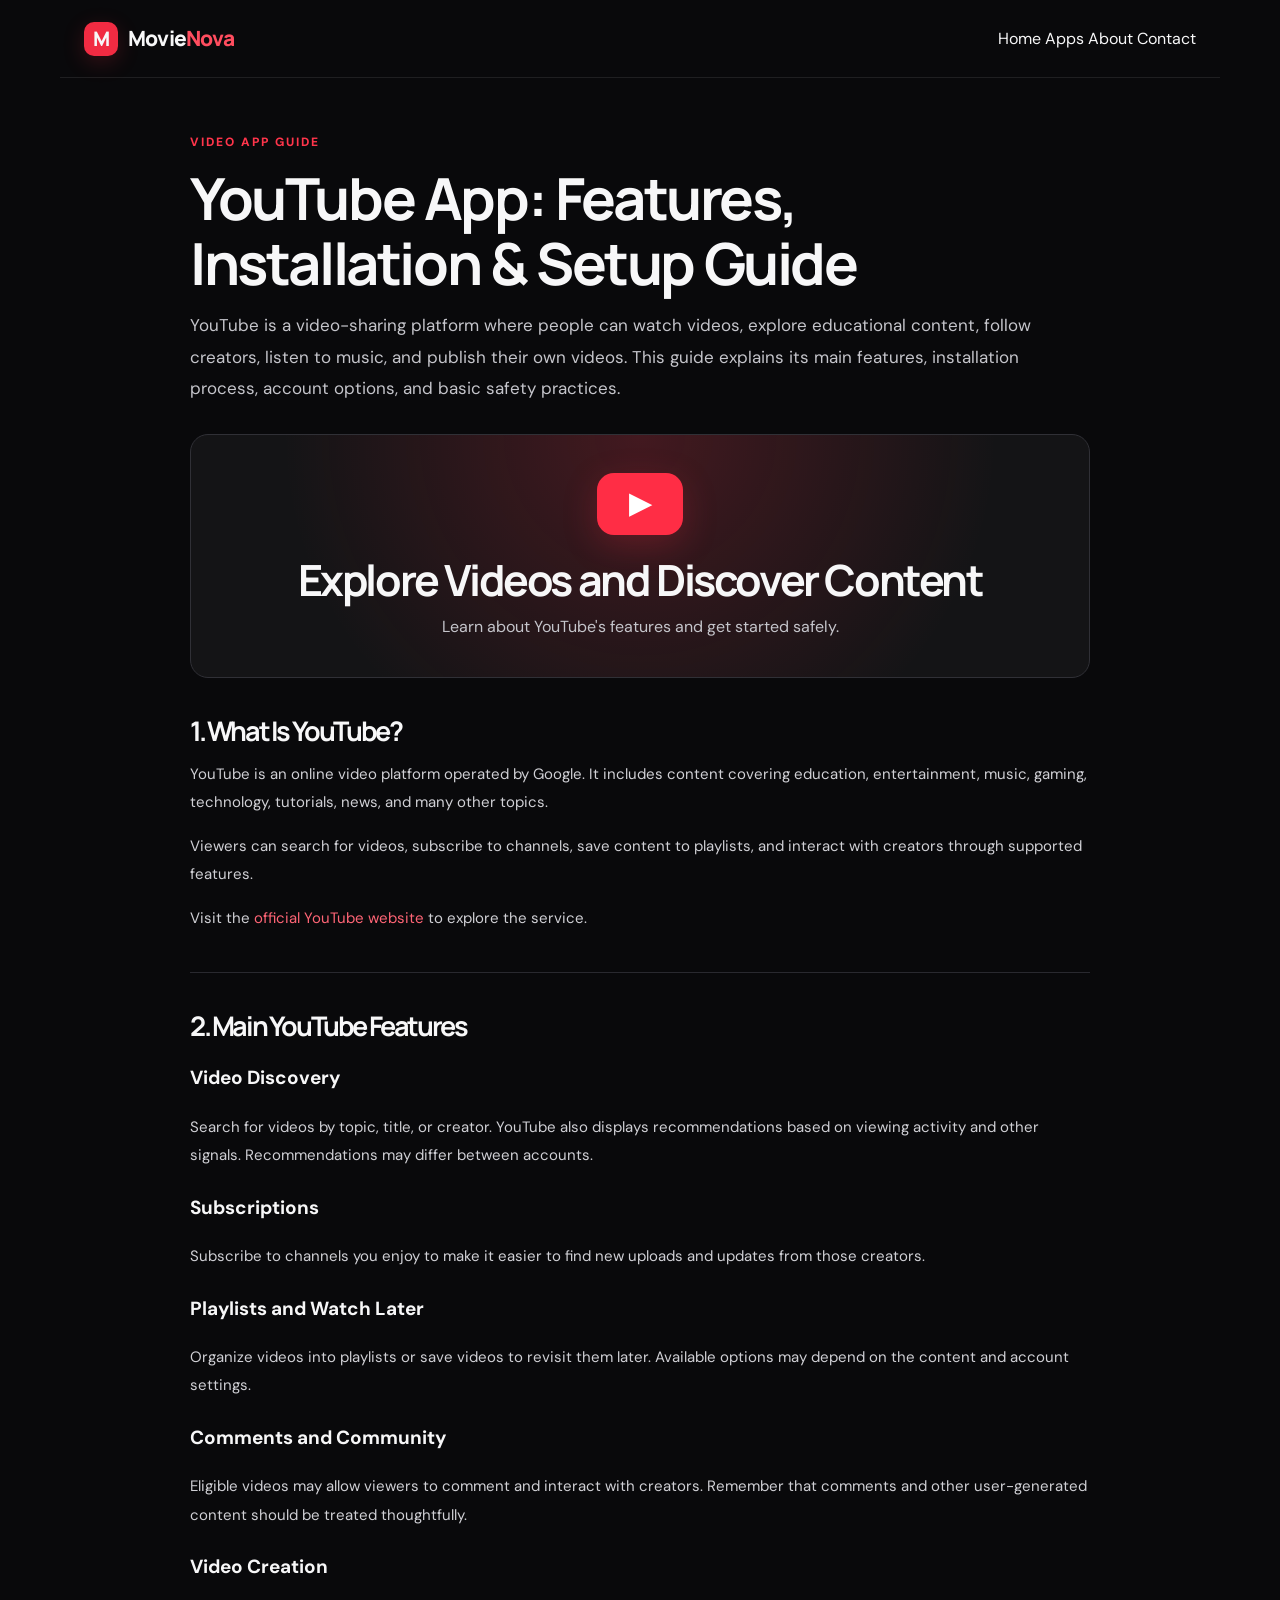
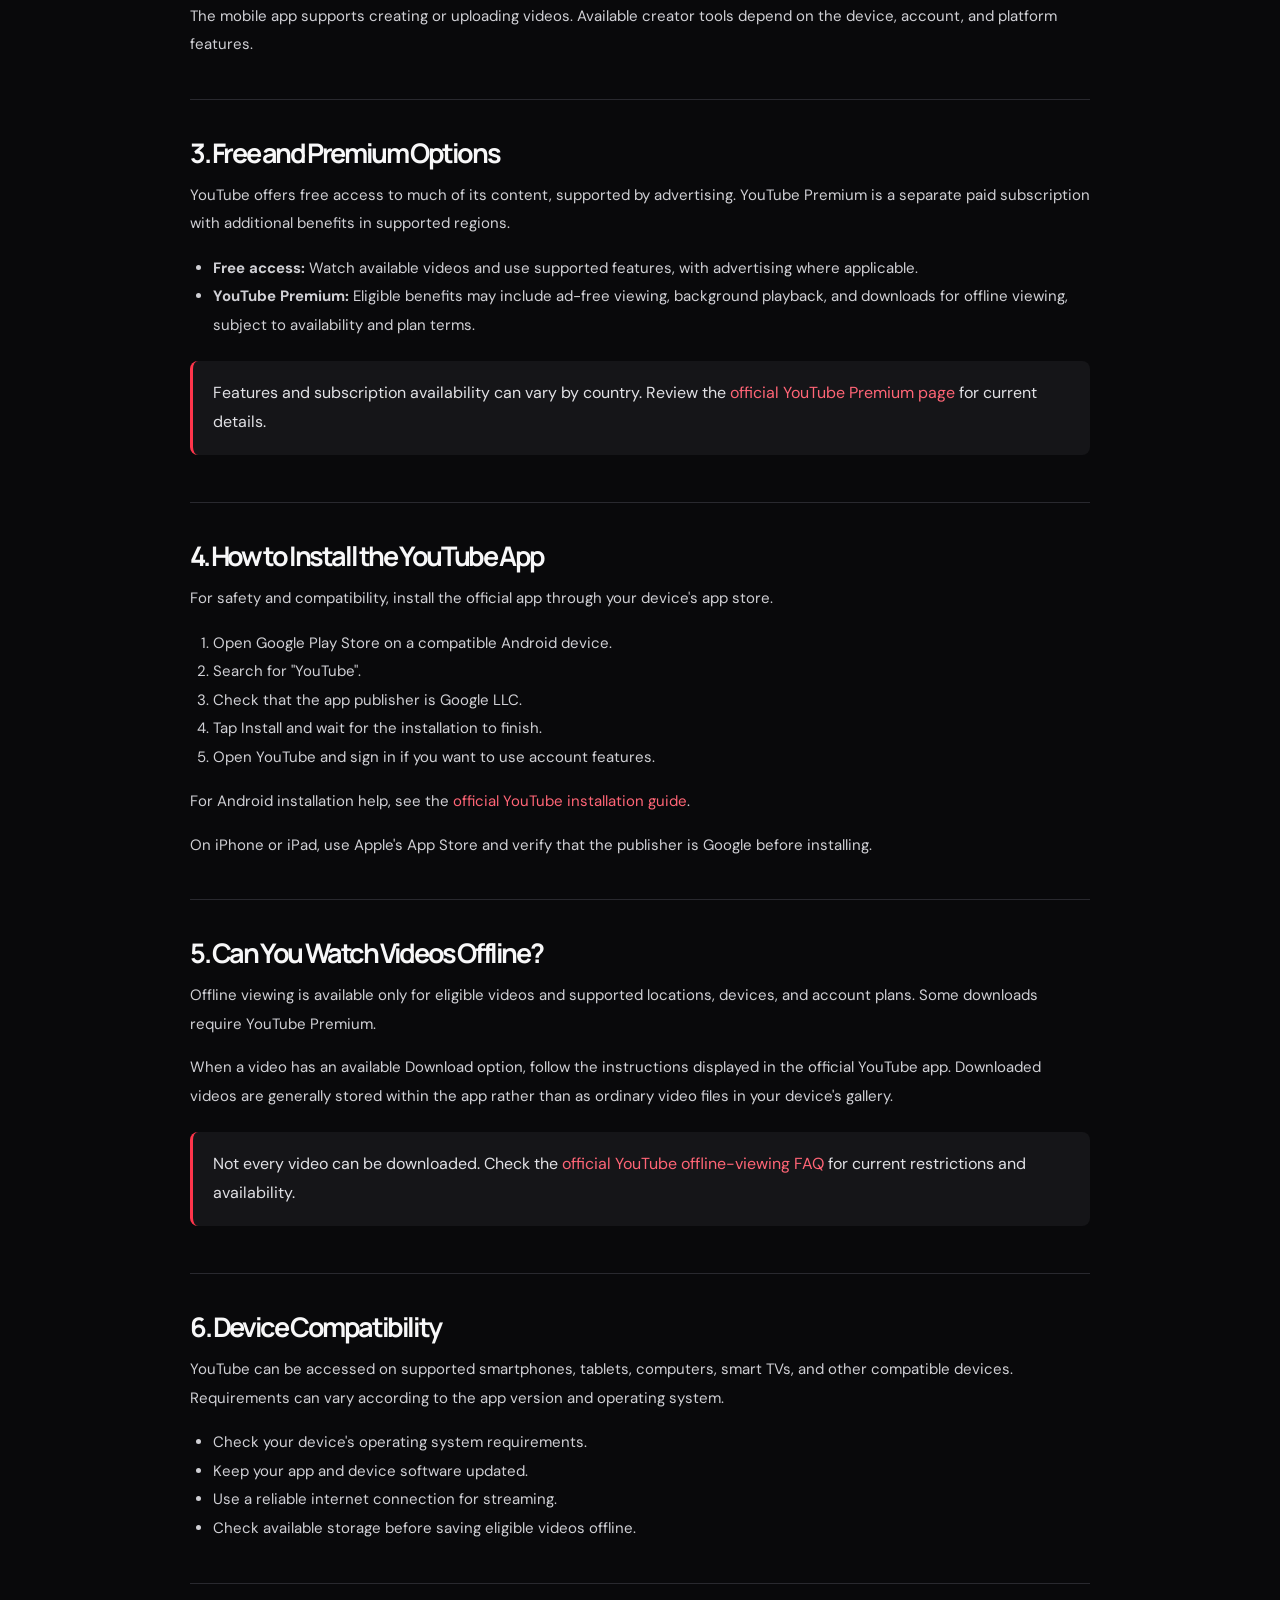
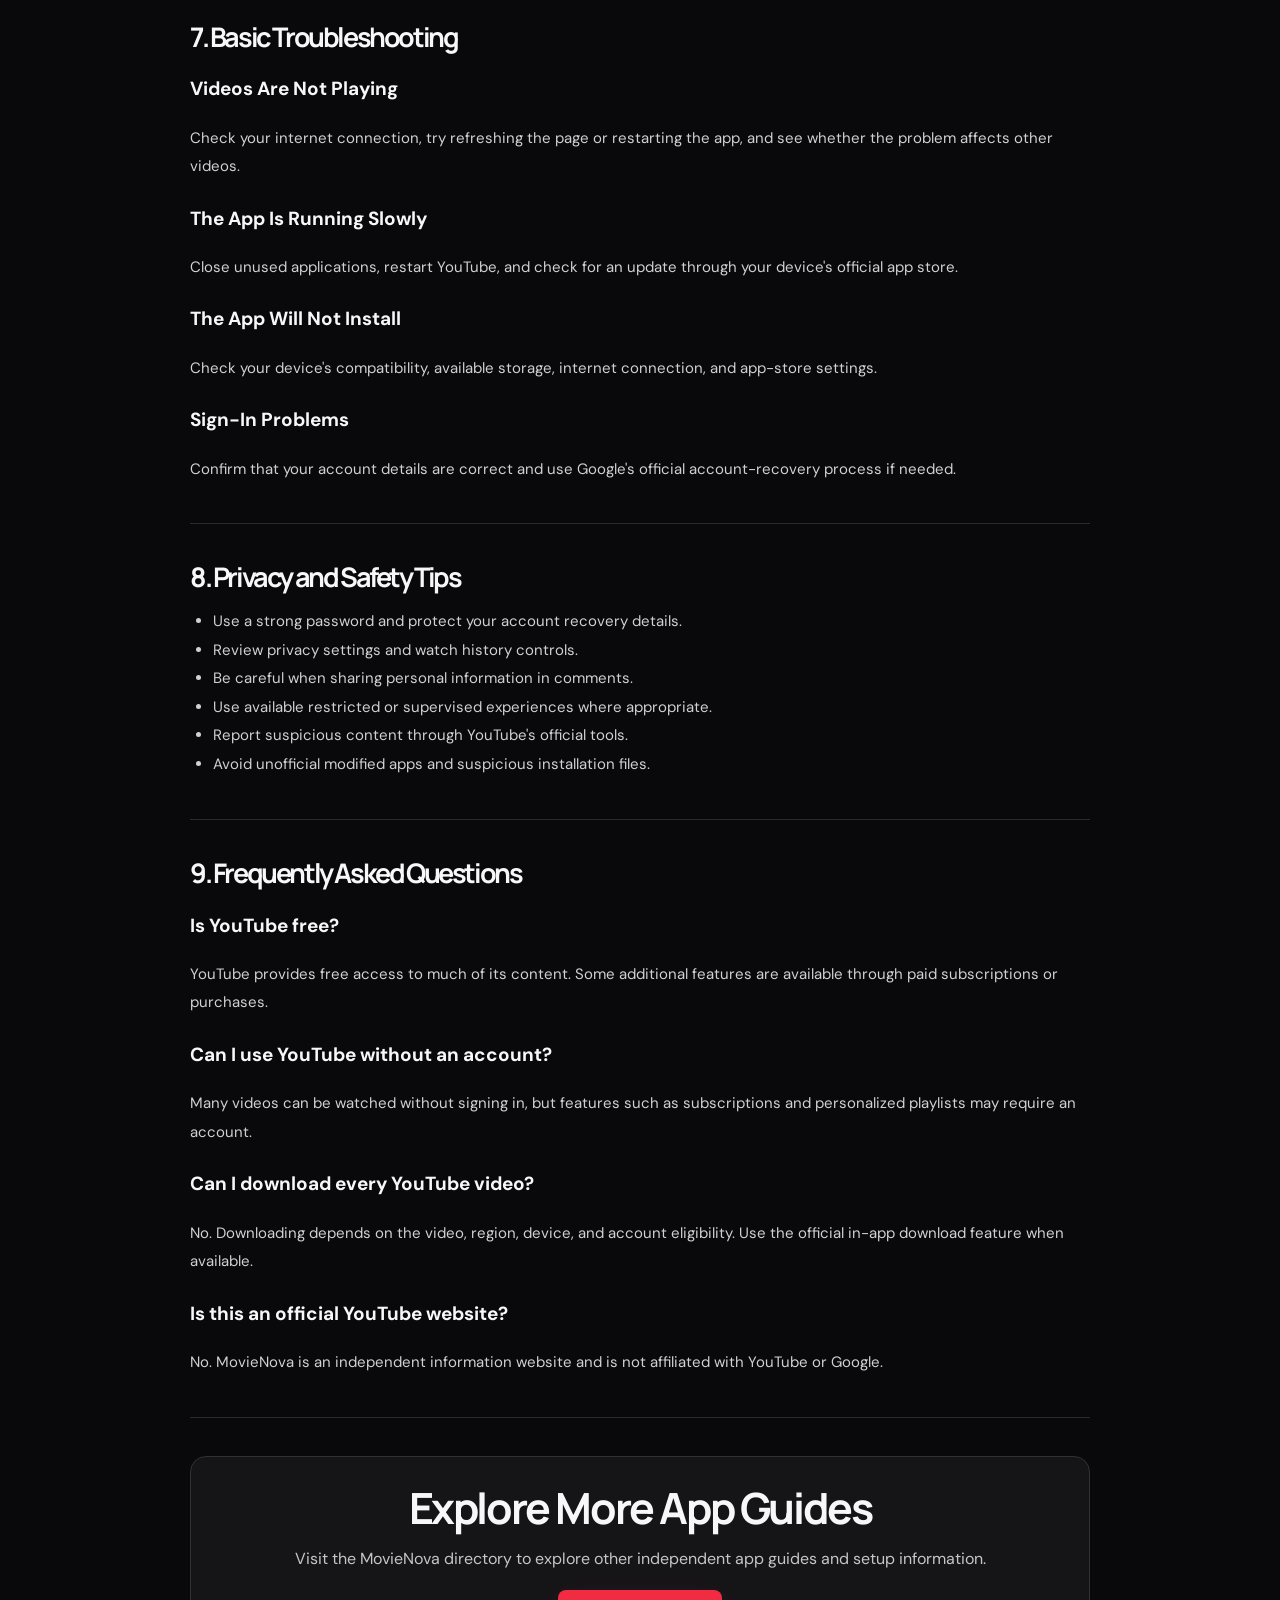
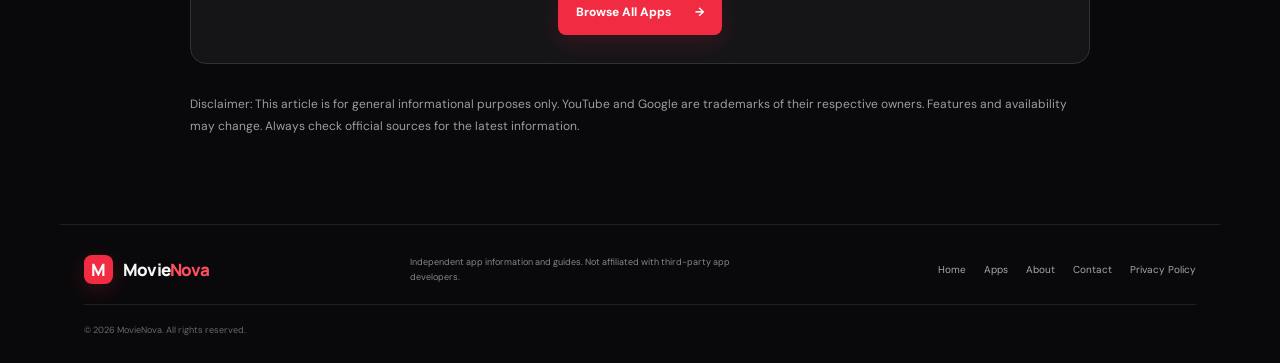
<file: youtube.html>
<!DOCTYPE html>
<html lang="en">
<head>
  <meta charset="UTF-8">
  <meta name="viewport" content="width=device-width, initial-scale=1.0">
  <meta name="robots" content="index, follow">

  <title>YouTube App Guide: Features &amp; Setup | MovieNova</title>
  <meta name="description" content="Explore the YouTube app, video features, subscriptions, device compatibility, installation steps, and safety tips with this independent MovieNova guide.">

  <link rel="canonical" href="https://a02768378-eng.github.io/youtube.html">
  <meta name="theme-color" content="#0b0b0d">
  <link rel="stylesheet" href="style.css">

  <style>
    .article-wrap {
      width: min(100% - 36px, 900px);
      margin: 0 auto;
      padding: 55px 0 75px;
    }

    .article-label {
      color: #ff354b;
      font-size: 12px;
      font-weight: 800;
      letter-spacing: 2px;
      text-transform: uppercase;
    }

    .article-title {
      margin: 14px 0;
      font-size: clamp(34px, 6vw, 58px);
      line-height: 1.12;
    }

    .article-intro {
      color: #c5c5cb;
      font-size: 17px;
      line-height: 1.85;
    }

    .article-banner {
      margin: 30px 0;
      padding: 38px 25px;
      text-align: center;
      background:
        radial-gradient(
          circle at top,
          rgba(255, 45, 69, .20),
          transparent 70%
        ),
        #141416;
      border: 1px solid #303036;
      border-radius: 18px;
    }

    .youtube-mark {
      width: 86px;
      height: 62px;
      display: grid;
      place-items: center;
      margin: 0 auto 22px;
      border-radius: 17px;
      background: #ff2d45;
      color: #fff;
      font-size: 28px;
      font-weight: 900;
      box-shadow: 0 10px 35px rgba(255, 45, 69, .22);
    }

    .article-banner h2 {
      margin-bottom: 10px;
    }

    .article-banner p {
      color: #c5c5cb;
      margin-bottom: 0;
    }

    .article-section {
      margin-top: 38px;
      padding-bottom: 25px;
      border-bottom: 1px solid #29292f;
    }

    .article-section h2 {
      margin-bottom: 14px;
      font-size: 27px;
    }

    .article-section h3 {
      margin-top: 23px;
      font-size: 19px;
    }

    .article-section p,
    .article-section li {
      color: #d0d0d5;
      font-size: 15px;
      line-height: 1.9;
    }

    .article-section ul,
    .article-section ol {
      padding-left: 23px;
    }

    .article-callout {
      margin: 22px 0;
      padding: 18px 20px;
      background: #151518;
      border-left: 3px solid #ff354b;
      border-radius: 8px;
      color: #e1e1e5;
      line-height: 1.8;
    }

    .article-wrap a:not(.button) {
      color: #ff6576;
    }

    .article-cta {
      margin-top: 38px;
      padding: 28px;
      background: #151518;
      border: 1px solid #303036;
      border-radius: 16px;
      text-align: center;
    }

    .article-cta p {
      color: #c5c5cb;
      line-height: 1.8;
    }

    .article-disclaimer {
      margin-top: 30px;
      color: #9c9ca5;
      font-size: 12px;
      line-height: 1.8;
    }

    @media (max-width: 600px) {
      .article-wrap {
        padding-top: 35px;
      }

      .article-banner {
        padding: 28px 18px;
      }

      .article-section h2 {
        font-size: 23px;
      }
    }
  </style>
</head>

<body>

  <header class="site-header">
    <a class="brand" href="index.html" aria-label="MovieNova home">
      <span class="brand-mark">M</span>
      <span>Movie<span class="red">Nova</span></span>
    </a>

    <nav aria-label="Main navigation">
      <a href="index.html">Home</a>
      <a href="apps.html">Apps</a>
      <a href="about.html">About</a>
      <a href="contact.html">Contact</a>
    </nav>
  </header>

  <main class="article-wrap">

    <p class="article-label">Video App Guide</p>

    <h1 class="article-title">
      YouTube App: Features, Installation &amp; Setup Guide
    </h1>

    <p class="article-intro">
      YouTube is a video-sharing platform where people can watch videos,
      explore educational content, follow creators, listen to music,
      and publish their own videos. This guide explains its main features,
      installation process, account options, and basic safety practices.
    </p>

    <div class="article-banner">
      <div class="youtube-mark">▶</div>
      <h2>Explore Videos and Discover Content</h2>
      <p>
        Learn about YouTube's features and get started safely.
      </p>
    </div>

    <section class="article-section">
      <h2>1. What Is YouTube?</h2>

      <p>
        YouTube is an online video platform operated by Google.
        It includes content covering education, entertainment, music,
        gaming, technology, tutorials, news, and many other topics.
      </p>

      <p>
        Viewers can search for videos, subscribe to channels, save content
        to playlists, and interact with creators through supported features.
      </p>

      <p>
        Visit the
        <a href="https://www.youtube.com/"
           target="_blank"
           rel="noopener noreferrer">official YouTube website</a>
        to explore the service.
      </p>
    </section>

    <section class="article-section">
      <h2>2. Main YouTube Features</h2>

      <h3>Video Discovery</h3>
      <p>
        Search for videos by topic, title, or creator. YouTube also displays
        recommendations based on viewing activity and other signals.
        Recommendations may differ between accounts.
      </p>

      <h3>Subscriptions</h3>
      <p>
        Subscribe to channels you enjoy to make it easier to find new uploads
        and updates from those creators.
      </p>

      <h3>Playlists and Watch Later</h3>
      <p>
        Organize videos into playlists or save videos to revisit them later.
        Available options may depend on the content and account settings.
      </p>

      <h3>Comments and Community</h3>
      <p>
        Eligible videos may allow viewers to comment and interact with
        creators. Remember that comments and other user-generated content
        should be treated thoughtfully.
      </p>

      <h3>Video Creation</h3>
      <p>
        The mobile app supports creating or uploading videos. Available
        creator tools depend on the device, account, and platform features.
      </p>
    </section>

    <section class="article-section">
      <h2>3. Free and Premium Options</h2>

      <p>
        YouTube offers free access to much of its content, supported by
        advertising. YouTube Premium is a separate paid subscription with
        additional benefits in supported regions.
      </p>

      <ul>
        <li>
          <strong>Free access:</strong> Watch available videos and use
          supported features, with advertising where applicable.
        </li>
        <li>
          <strong>YouTube Premium:</strong> Eligible benefits may include
          ad-free viewing, background playback, and downloads for offline
          viewing, subject to availability and plan terms.
        </li>
      </ul>

      <div class="article-callout">
        Features and subscription availability can vary by country.
        Review the
        <a href="https://www.youtube.com/premium"
           target="_blank"
           rel="noopener noreferrer">official YouTube Premium page</a>
        for current details.
      </div>
    </section>

    <section class="article-section">
      <h2>4. How to Install the YouTube App</h2>

      <p>
        For safety and compatibility, install the official app through
        your device's app store.
      </p>

      <ol>
        <li>Open Google Play Store on a compatible Android device.</li>
        <li>Search for "YouTube".</li>
        <li>Check that the app publisher is Google LLC.</li>
        <li>Tap Install and wait for the installation to finish.</li>
        <li>Open YouTube and sign in if you want to use account features.</li>
      </ol>

      <p>
        For Android installation help, see the
        <a href="https://support.google.com/youtube/answer/3227660"
           target="_blank"
           rel="noopener noreferrer">official YouTube installation guide</a>.
      </p>

      <p>
        On iPhone or iPad, use Apple's App Store and verify that the
        publisher is Google before installing.
      </p>
    </section>

    <section class="article-section">
      <h2>5. Can You Watch Videos Offline?</h2>

      <p>
        Offline viewing is available only for eligible videos and supported
        locations, devices, and account plans. Some downloads require
        YouTube Premium.
      </p>

      <p>
        When a video has an available Download option, follow the instructions
        displayed in the official YouTube app. Downloaded videos are generally
        stored within the app rather than as ordinary video files in your
        device's gallery.
      </p>

      <div class="article-callout">
        Not every video can be downloaded. Check the
        <a href="https://support.google.com/youtube/answer/7381437"
           target="_blank"
           rel="noopener noreferrer">official YouTube offline-viewing FAQ</a>
        for current restrictions and availability.
      </div>
    </section>

    <section class="article-section">
      <h2>6. Device Compatibility</h2>

      <p>
        YouTube can be accessed on supported smartphones, tablets,
        computers, smart TVs, and other compatible devices. Requirements
        can vary according to the app version and operating system.
      </p>

      <ul>
        <li>Check your device's operating system requirements.</li>
        <li>Keep your app and device software updated.</li>
        <li>Use a reliable internet connection for streaming.</li>
        <li>Check available storage before saving eligible videos offline.</li>
      </ul>
    </section>

    <section class="article-section">
      <h2>7. Basic Troubleshooting</h2>

      <h3>Videos Are Not Playing</h3>
      <p>
        Check your internet connection, try refreshing the page or restarting
        the app, and see whether the problem affects other videos.
      </p>

      <h3>The App Is Running Slowly</h3>
      <p>
        Close unused applications, restart YouTube, and check for an update
        through your device's official app store.
      </p>

      <h3>The App Will Not Install</h3>
      <p>
        Check your device's compatibility, available storage, internet
        connection, and app-store settings.
      </p>

      <h3>Sign-In Problems</h3>
      <p>
        Confirm that your account details are correct and use Google's
        official account-recovery process if needed.
      </p>
    </section>

    <section class="article-section">
      <h2>8. Privacy and Safety Tips</h2>

      <ul>
        <li>Use a strong password and protect your account recovery details.</li>
        <li>Review privacy settings and watch history controls.</li>
        <li>Be careful when sharing personal information in comments.</li>
        <li>Use available restricted or supervised experiences where appropriate.</li>
        <li>Report suspicious content through YouTube's official tools.</li>
        <li>Avoid unofficial modified apps and suspicious installation files.</li>
      </ul>
    </section>

    <section class="article-section">
      <h2>9. Frequently Asked Questions</h2>

      <h3>Is YouTube free?</h3>
      <p>
        YouTube provides free access to much of its content. Some additional
        features are available through paid subscriptions or purchases.
      </p>

      <h3>Can I use YouTube without an account?</h3>
      <p>
        Many videos can be watched without signing in, but features such as
        subscriptions and personalized playlists may require an account.
      </p>

      <h3>Can I download every YouTube video?</h3>
      <p>
        No. Downloading depends on the video, region, device, and account
        eligibility. Use the official in-app download feature when available.
      </p>

      <h3>Is this an official YouTube website?</h3>
      <p>
        No. MovieNova is an independent information website and is not
        affiliated with YouTube or Google.
      </p>
    </section>

    <section class="article-cta">
      <h2>Explore More App Guides</h2>

      <p>
        Visit the MovieNova directory to explore other independent app guides
        and setup information.
      </p>

      <a class="button button-red" href="apps.html">
        Browse All Apps <span>→</span>
      </a>
    </section>

    <p class="article-disclaimer">
      Disclaimer: This article is for general informational purposes only.
      YouTube and Google are trademarks of their respective owners.
      Features and availability may change. Always check official sources
      for the latest information.
    </p>

  </main>

  <footer>
    <a class="brand footer-brand" href="index.html">
      <span class="brand-mark">M</span>
      <span>Movie<span class="red">Nova</span></span>
    </a>

    <p>
      Independent app information and guides. Not affiliated with
      third-party app developers.
    </p>

    <div class="footer-links">
      <a href="index.html">Home</a>
      <a href="apps.html">Apps</a>
      <a href="about.html">About</a>
      <a href="contact.html">Contact</a>
      <a href="privacy-policy.html">Privacy Policy</a>
    </div>

    <small>
      © <span id="year"></span> MovieNova. All rights reserved.
    </small>
  </footer>

  <script src="script.js"></script>

</body>
</html>
</file>
<file: style.css>
@import url('https://fonts.googleapis.com/css2?family=DM+Sans:wght@400;500;600;700&family=Manrope:wght@400;500;600;700;800&display=swap');
:root{--bg:#09090b;--panel:#111114;--panel2:#17171b;--text:#f7f7f8;--muted:#a4a4ad;--red:#f12b42;--red2:#ff4d5f;--line:rgba(255,255,255,.09);--max:1160px}
*{box-sizing:border-box}html{scroll-behavior:smooth;scroll-padding-top:90px}body{margin:0;background:var(--bg);color:var(--text);font-family:'DM Sans',sans-serif;line-height:1.6}a{color:inherit;text-decoration:none}.announcement{text-align:center;background:#e9253d;color:white;font-size:10px;letter-spacing:2.1px;font-weight:700;padding:7px 12px}.site-header{height:78px;max-width:var(--max);margin:auto;padding:0 24px;display:flex;align-items:center;justify-content:space-between;gap:24px;border-bottom:1px solid var(--line)}.brand{display:flex;align-items:center;gap:10px;font-family:Manrope,sans-serif;font-size:21px;font-weight:800;letter-spacing:-.8px;white-space:nowrap}.brand-mark{display:grid;place-items:center;width:34px;height:34px;background:var(--red);border-radius:10px;font-size:20px;box-shadow:0 6px 22px #f12b4233}.red{color:var(--red2)}.nav{display:flex;gap:30px;color:#c2c2c8;font-size:12px;font-weight:600}.nav a:hover,.footer-links a:hover{color:white}.header-cta{border:1px solid #36363c;border-radius:8px;padding:10px 14px;font-size:12px;font-weight:700}.header-cta span{color:var(--red2);margin-left:8px}.menu-toggle{display:none;background:none;border:0;color:white;font-size:25px}.hero{max-width:var(--max);min-height:520px;margin:auto;padding:76px 24px 62px;display:grid;grid-template-columns:1fr .9fr;align-items:center;gap:35px;overflow:hidden}.eyebrow{font-size:10px;font-weight:800;letter-spacing:2.1px;color:#ff6877;margin-bottom:17px}.pulse{display:inline-block;width:7px;height:7px;background:var(--red);border-radius:50%;margin-right:8px;box-shadow:0 0 0 5px #f12b421c}h1,h2,h3,p{margin-top:0}h1,h2{font-family:Manrope,sans-serif;letter-spacing:-2.4px;line-height:1.08}h1{font-size:clamp(40px,5.1vw,64px);margin-bottom:23px}h2{font-size:clamp(31px,4vw,43px);margin-bottom:14px}.gradient-text{background:linear-gradient(90deg,#ff5264,#d61e37);-webkit-background-clip:text;background-clip:text;color:transparent}.hero-lede{max-width:510px;color:#aaaab4;font-size:15px;line-height:1.9;margin-bottom:28px}.hero-actions{display:flex;gap:12px;flex-wrap:wrap}.button{display:inline-flex;align-items:center;justify-content:center;gap:24px;padding:13px 18px;border-radius:8px;font-size:12px;font-weight:800;transition:transform .2s,background .2s}.button:hover{transform:translateY(-2px)}.button-red{background:var(--red);color:white;box-shadow:0 8px 24px #f12b4226}.button-red:hover{background:#ff4055}.button-ghost{border:1px solid #393940;color:#e8e8eb}.hero-proof{display:flex;align-items:center;gap:11px;margin-top:30px;color:#8f8f99;font-size:10px}.hero-proof i{height:3px;width:3px;border-radius:50%;background:#555}.proof-icon{display:grid;place-items:center;width:17px;height:17px;background:#143c2a;color:#64e5a1;border-radius:50%;font-size:10px}.hero-art{position:relative;height:365px;display:flex;align-items:center;justify-content:center}.orbit{position:absolute;border:1px solid #ffffff0c;border-radius:50%;width:355px;height:355px}.orbit-two{width:285px;height:285px;border-color:#f12b4220}.poster{position:absolute;border-radius:14px;box-shadow:0 25px 70px #0009;overflow:hidden;display:flex;flex-direction:column;justify-content:space-between}.poster-back{width:180px;height:250px;transform:rotate(-11deg) translate(-58px,0);background:linear-gradient(150deg,#4a121d,#160d13 60%,#08080a);padding:26px 20px;color:#ff8994;border:1px solid #ffffff1c}.poster-back span{font-size:12px;letter-spacing:5px}.poster-back b{font:800 36px Manrope;letter-spacing:-2px}.poster-back small{font-size:8px;letter-spacing:3px}.poster-front{width:190px;height:275px;transform:rotate(7deg) translate(28px,5px);padding:15px;background:linear-gradient(145deg,#292a31,#111115 55%,#320b13);border:1px solid #ffffff26}.poster-top{font-size:18px;font-weight:800}.poster-top span{float:right;font-size:6px;letter-spacing:1px;color:#b9b9c0;margin-top:7px}.poster-symbol{margin:auto;display:grid;place-items:center;width:72px;height:72px;border-radius:50%;border:1px solid #ff506488;color:#ff596c;font-size:24px;padding-left:4px;box-shadow:0 0 50px #f12b4222}.poster-bottom{display:flex;flex-direction:column;font:800 21px Manrope;line-height:1.05;letter-spacing:-.8px}.poster-bottom b:nth-child(2){color:#ff4b60}.floating-tag{position:absolute;z-index:2;background:#202025;border:1px solid #ffffff19;border-radius:9px;padding:10px 13px;font-size:9px;font-weight:800;letter-spacing:1px;box-shadow:0 12px 30px #0008}.tag-top{top:48px;right:4px}.tag-bottom{bottom:43px;left:8px;color:#ff6676}.tag-bottom span{color:#e6e6e9;margin-left:6px;letter-spacing:0}.tag-dot{display:inline-block;width:6px;height:6px;background:#ff465b;border-radius:50%;margin-right:6px}.trust-strip{max-width:var(--max);margin:auto;padding:21px 24px;border-top:1px solid var(--line);border-bottom:1px solid var(--line);display:grid;grid-template-columns:repeat(4,1fr)}.trust-strip div{display:flex;gap:12px;align-items:center;border-right:1px solid var(--line);padding-left:25px}.trust-strip div:first-child{padding-left:0}.trust-strip div:last-child{border:0}.trust-strip b{color:var(--red2);font-size:11px}.trust-strip span{font-size:11px;color:#c5c5cc;font-weight:600}.section{max-width:var(--max);margin:auto;padding:90px 24px}.section-heading{display:flex;justify-content:space-between;align-items:end;gap:35px;margin-bottom:36px}.section-heading h2{margin:0}.section-heading>p{max-width:370px;color:var(--muted);font-size:12px;line-height:1.9;margin:0 0 2px}.overview-grid{display:grid;grid-template-columns:1.15fr .85fr;gap:20px}.app-card,.why-card{background:var(--panel);border:1px solid var(--line);border-radius:15px;padding:28px}.app-card{position:relative}.app-card:before{content:"";position:absolute;top:0;left:28px;right:28px;height:1px;background:linear-gradient(90deg,var(--red),transparent)}.app-icon{width:54px;height:54px;border-radius:14px;display:grid;place-items:center;background:linear-gradient(145deg,#ff4057,#a50e28);font:800 20px Manrope;position:relative;float:left;margin-right:14px;box-shadow:0 8px 24px #f12b4229}.app-icon span{font-size:9px;position:absolute;right:7px;bottom:7px}.app-title h3{font:700 16px Manrope;margin:5px 0 2px}.app-title p{font-size:10px;color:var(--muted);margin:0}.status-pill{float:right;border:1px solid #4a2730;border-radius:5px;padding:4px 7px;color:#ff6b7b;font-size:8px;font-weight:800;letter-spacing:1px;margin-top:-36px}.app-description{clear:both;padding-top:25px;color:#a7a7b0;font-size:12px;line-height:1.9}.spec-grid{display:grid;grid-template-columns:1fr 1fr;border:1px solid var(--line);border-radius:9px;margin:20px 0;overflow:hidden}.spec-grid div{padding:13px 15px;border-bottom:1px solid var(--line)}.spec-grid div:nth-child(odd){border-right:1px solid var(--line)}.spec-grid div:nth-child(n+3){border-bottom:0}.spec-grid span,.spec-grid b{display:block}.spec-grid span{font-size:9px;color:#85858f;margin-bottom:3px}.spec-grid b{font-size:11px}.button-wide{width:100%}.fine-print{font-size:9px;color:#74747e;text-align:center;margin:12px 0 0}.why-card{background:radial-gradient(ellipse at 100% 0,#3a111a 0,transparent 45%),var(--panel);position:relative;overflow:hidden}.why-number{width:43px;height:43px;display:grid;place-items:center;background:#f12b421a;border:1px solid #f12b4240;color:#ff6575;border-radius:12px;font-size:20px;margin-bottom:24px}.why-card h3{font:800 28px/1.15 Manrope;letter-spacing:-1px;margin-bottom:12px}.why-card>p{color:#a8a8b2;font-size:12px;max-width:260px;line-height:1.8}.why-card ul{list-style:none;padding:0;margin:24px 0 0}.why-card li{display:flex;gap:10px;margin:12px 0;color:#d3d3d8;font-size:11px}.why-card li span{color:#ff5368;font-weight:800}.decorative-line{position:absolute;bottom:-45px;right:-40px;width:160px;height:160px;border:1px solid #f12b4229;border-radius:50%;box-shadow:0 0 0 20px #f12b4208,0 0 0 40px #f12b4206}.features-section{padding-top:45px}.feature-grid{display:grid;grid-template-columns:repeat(4,1fr);gap:14px}.feature-card{padding:23px 20px 25px;background:linear-gradient(150deg,#141417,#0e0e10);border:1px solid var(--line);border-radius:12px;transition:transform .2s,border-color .2s}.feature-card:hover{transform:translateY(-4px);border-color:#f12b4255}.feature-icon{width:39px;height:39px;border-radius:10px;background:#f12b4218;color:#ff6575;display:grid;place-items:center;font-size:19px;margin-bottom:25px}.feature-index{font-size:8px;letter-spacing:1.5px;color:#ff6575;font-weight:800}.feature-card h3{font:700 15px Manrope;margin:10px 0}.feature-card p{font-size:11px;color:#9c9ca6;line-height:1.8;margin:0}.guide-band{background:#111114;border-top:1px solid var(--line);border-bottom:1px solid var(--line);padding:70px max(24px,calc((100% - 1112px)/2));display:grid;grid-template-columns:.8fr 1.2fr;align-items:center;gap:75px}.guide-graphic{height:330px;position:relative;display:flex;justify-content:center;align-items:center;background:radial-gradient(ellipse,#391019 0,transparent 67%)}.phone{width:148px;height:270px;border:5px solid #37373e;border-radius:25px;background:#070709;padding:10px;box-shadow:0 25px 50px #0009;transform:rotate(-7deg)}.phone-notch{width:48px;height:10px;background:#37373e;border-radius:0 0 9px 9px;margin:-1px auto 14px}.phone-screen{background:linear-gradient(160deg,#321019,#111114 60%);height:218px;border-radius:13px;padding:14px 9px}.screen-logo{font:800 17px Manrope;color:#ff5166}.screen-line{height:6px;border-radius:5px;background:#55505a;margin-top:17px;width:90%}.screen-line.short{width:55%;margin-top:8px}.screen-tile{height:85px;border-radius:7px;background:linear-gradient(135deg,#6d1a2b,#1c171d);margin-top:12px;border:1px solid #ff53652b}.screen-button{height:19px;border-radius:5px;background:#ed2b43;margin-top:14px}.guide-badge{position:absolute;bottom:30px;right:15px;background:#f12b42;border-radius:11px;padding:12px 18px;font-size:9px;letter-spacing:2px;line-height:1.8;transform:rotate(5deg);box-shadow:0 10px 30px #0008}.guide-badge b{font-size:12px}.guide-copy h2{font-size:42px}.guide-copy>p{color:#a8a8b2;font-size:12px;line-height:1.9;max-width:470px}.steps{list-style:none;padding:0;margin:27px 0 0}.steps li{display:flex;gap:15px;border-top:1px solid var(--line);padding:15px 0}.steps li>span{font:800 12px Manrope;color:#ff5a6d;padding-top:2px}.steps b{font-size:12px}.steps p{color:#9f9fa8;font-size:10px;margin:4px 0 0}.faq-section{padding-top:85px;padding-bottom:85px}.faq-list{max-width:850px}.faq-list details{border-bottom:1px solid var(--line);padding:18px 0}.faq-list summary{list-style:none;display:flex;justify-content:space-between;align-items:center;cursor:pointer;font-size:13px;font-weight:700}.faq-list summary::-webkit-details-marker{display:none}.faq-list summary span{font-size:20px;color:#ff5266;font-weight:400;transition:transform .2s}.faq-list details[open] summary span{transform:rotate(45deg)}.faq-list details p{max-width:720px;color:#a5a5af;font-size:12px;line-height:1.9;margin:14px 0 0}.closing-cta{max-width:1112px;margin:0 auto 75px;padding:28px 32px;display:flex;align-items:center;gap:24px;border:1px solid #f12b4233;border-radius:15px;background:radial-gradient(ellipse at 0 50%,#3b101a,transparent 50%),#111114}.closing-orb{flex-shrink:0;width:62px;height:62px;border:1px solid #ff526655;border-radius:18px;display:grid;place-items:center;color:#ff596c;font:800 22px Manrope;background:#f12b4214}.closing-cta .eyebrow{font-size:8px;margin-bottom:7px}.closing-cta h2{font-size:25px;margin:0}.closing-cta .button{margin-left:auto}footer{border-top:1px solid var(--line);max-width:var(--max);margin:auto;padding:30px 24px 25px;display:grid;grid-template-columns:1fr 1.5fr 1fr;gap:20px;align-items:center}footer .brand{font-size:17px}footer .brand-mark{width:29px;height:29px;font-size:17px;border-radius:8px}footer p{font-size:9px;color:#85858f;margin:0;max-width:320px}footer small{grid-column:1/-1;border-top:1px solid var(--line);padding-top:18px;color:#686871;font-size:9px}.footer-links{display:flex;gap:18px;justify-content:flex-end;font-size:10px;color:#a5a5ad}
@media(max-width:800px){.nav{gap:15px}.header-cta{display:none}.hero{grid-template-columns:1fr .8fr;padding-top:55px}.hero-art{transform:scale(.86);margin:0 -30px}.trust-strip div{padding-left:12px}.trust-strip span{font-size:9px}.section-heading{align-items:start;flex-direction:column;gap:15px}.overview-grid{grid-template-columns:1fr}.feature-grid{grid-template-columns:repeat(2,1fr)}.guide-band{gap:25px;padding-left:24px;padding-right:24px}.closing-cta{margin-left:24px;margin-right:24px}}
@media(max-width:600px){.site-header{height:68px;padding:0 18px}.menu-toggle{display:block;order:3}.nav{display:none;position:absolute;z-index:10;top:106px;left:0;right:0;padding:18px 24px;background:#141417;border-bottom:1px solid var(--line);flex-direction:column;gap:17px}.nav.open{display:flex}.brand{font-size:19px}.hero{display:flex;flex-direction:column;align-items:stretch;padding:52px 20px 30px;gap:0}.hero h1{font-size:43px}.hero-lede{font-size:13px}.hero-art{height:310px;transform:scale(.83);margin:-8px 0 -5px}.tag-top{right:0}.hero-proof{flex-wrap:wrap}.trust-strip{grid-template-columns:1fr 1fr;gap:17px;padding:20px}.trust-strip div{border:0;padding:0}.section{padding:65px 20px}.section-heading h2{font-size:34px}.app-card,.why-card{padding:21px}.spec-grid div{padding:11px}.feature-grid{grid-template-columns:1fr 1fr;gap:9px}.feature-card{padding:17px 14px}.feature-card h3{font-size:13px}.feature-card p{font-size:10px}.feature-icon{margin-bottom:18px}.guide-band{grid-template-columns:1fr;gap:15px;padding:45px 20px}.guide-graphic{height:270px}.guide-copy h2{font-size:36px}.closing-cta{margin:0 20px 50px;padding:21px;gap:14px;flex-wrap:wrap}.closing-orb{width:48px;height:48px;border-radius:13px}.closing-cta h2{font-size:22px}.closing-cta .button{width:100%;margin:7px 0 0}footer{padding:27px 20px;grid-template-columns:1fr auto;gap:14px}footer p{grid-column:1/-1;grid-row:2}.footer-links{grid-column:1/-1;justify-content:flex-start;grid-row:3}footer small{grid-row:4}.announcement{font-size:9px}}
</file>
